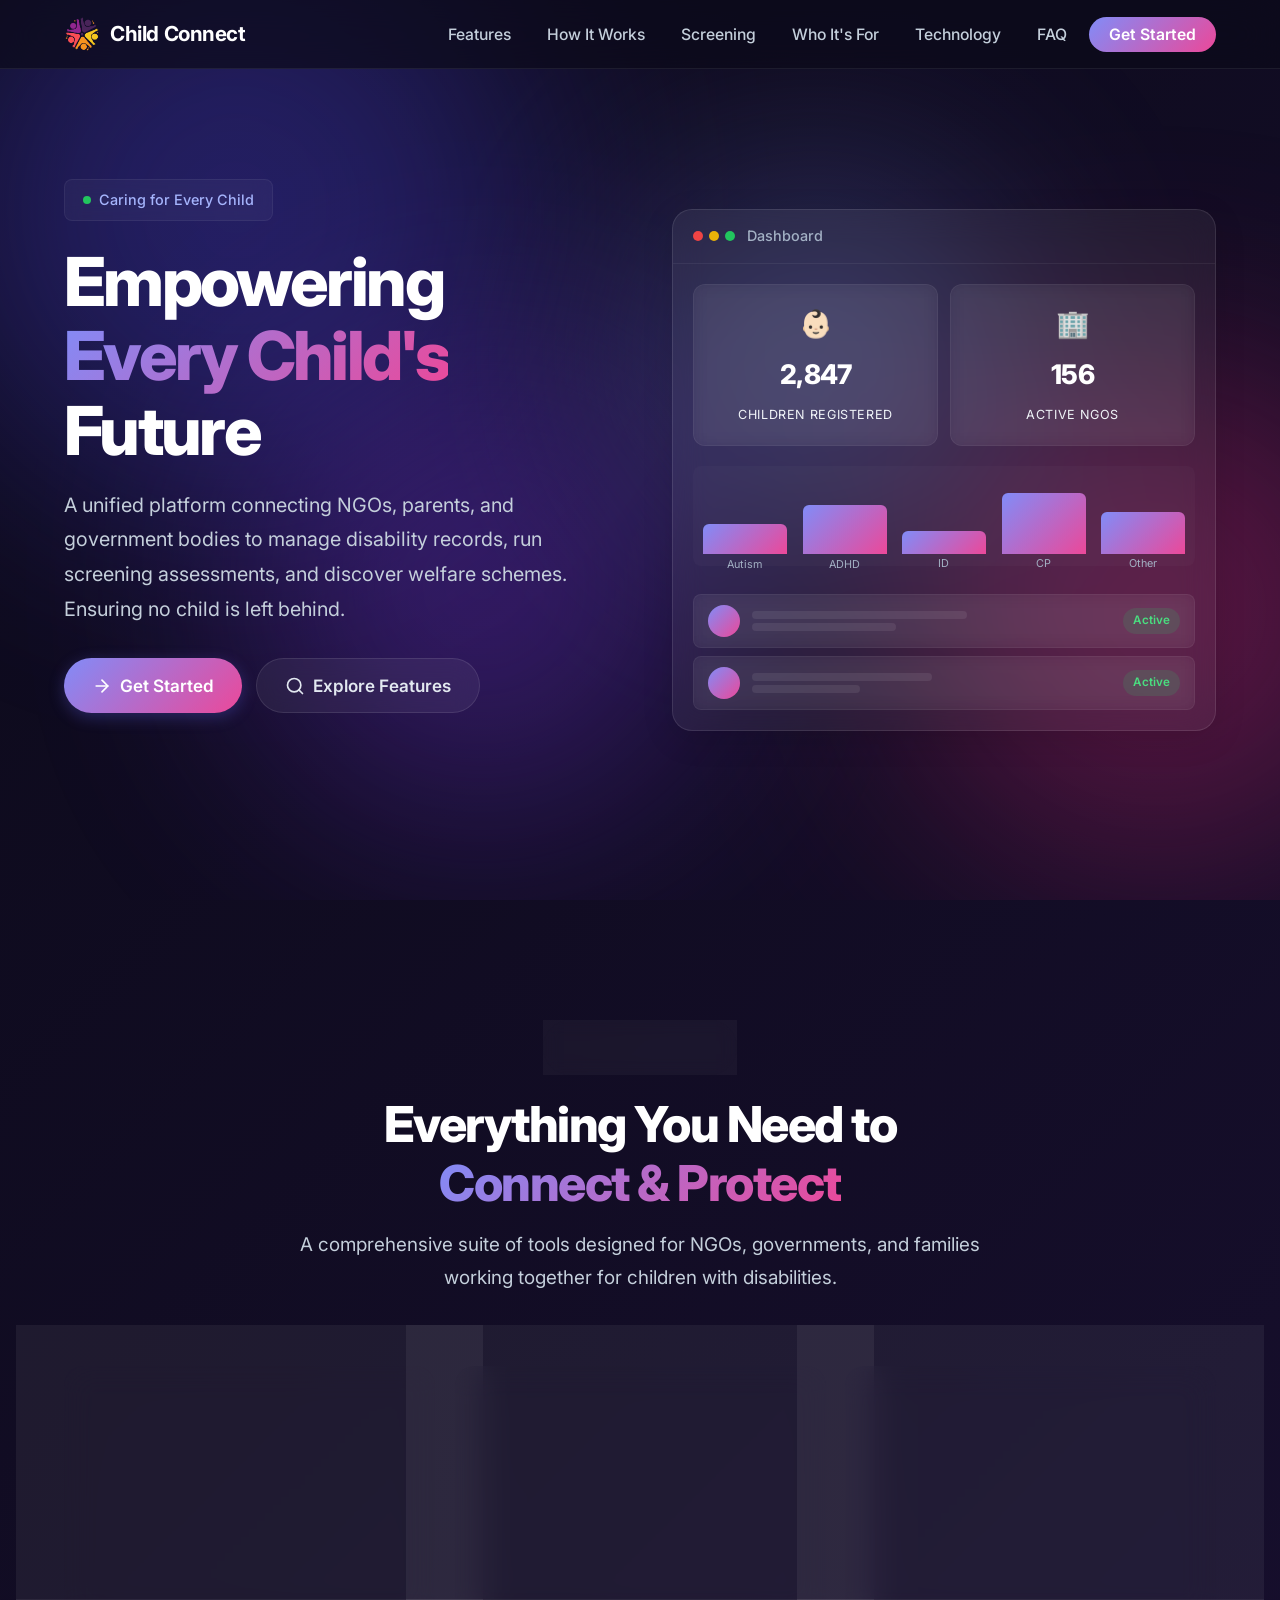
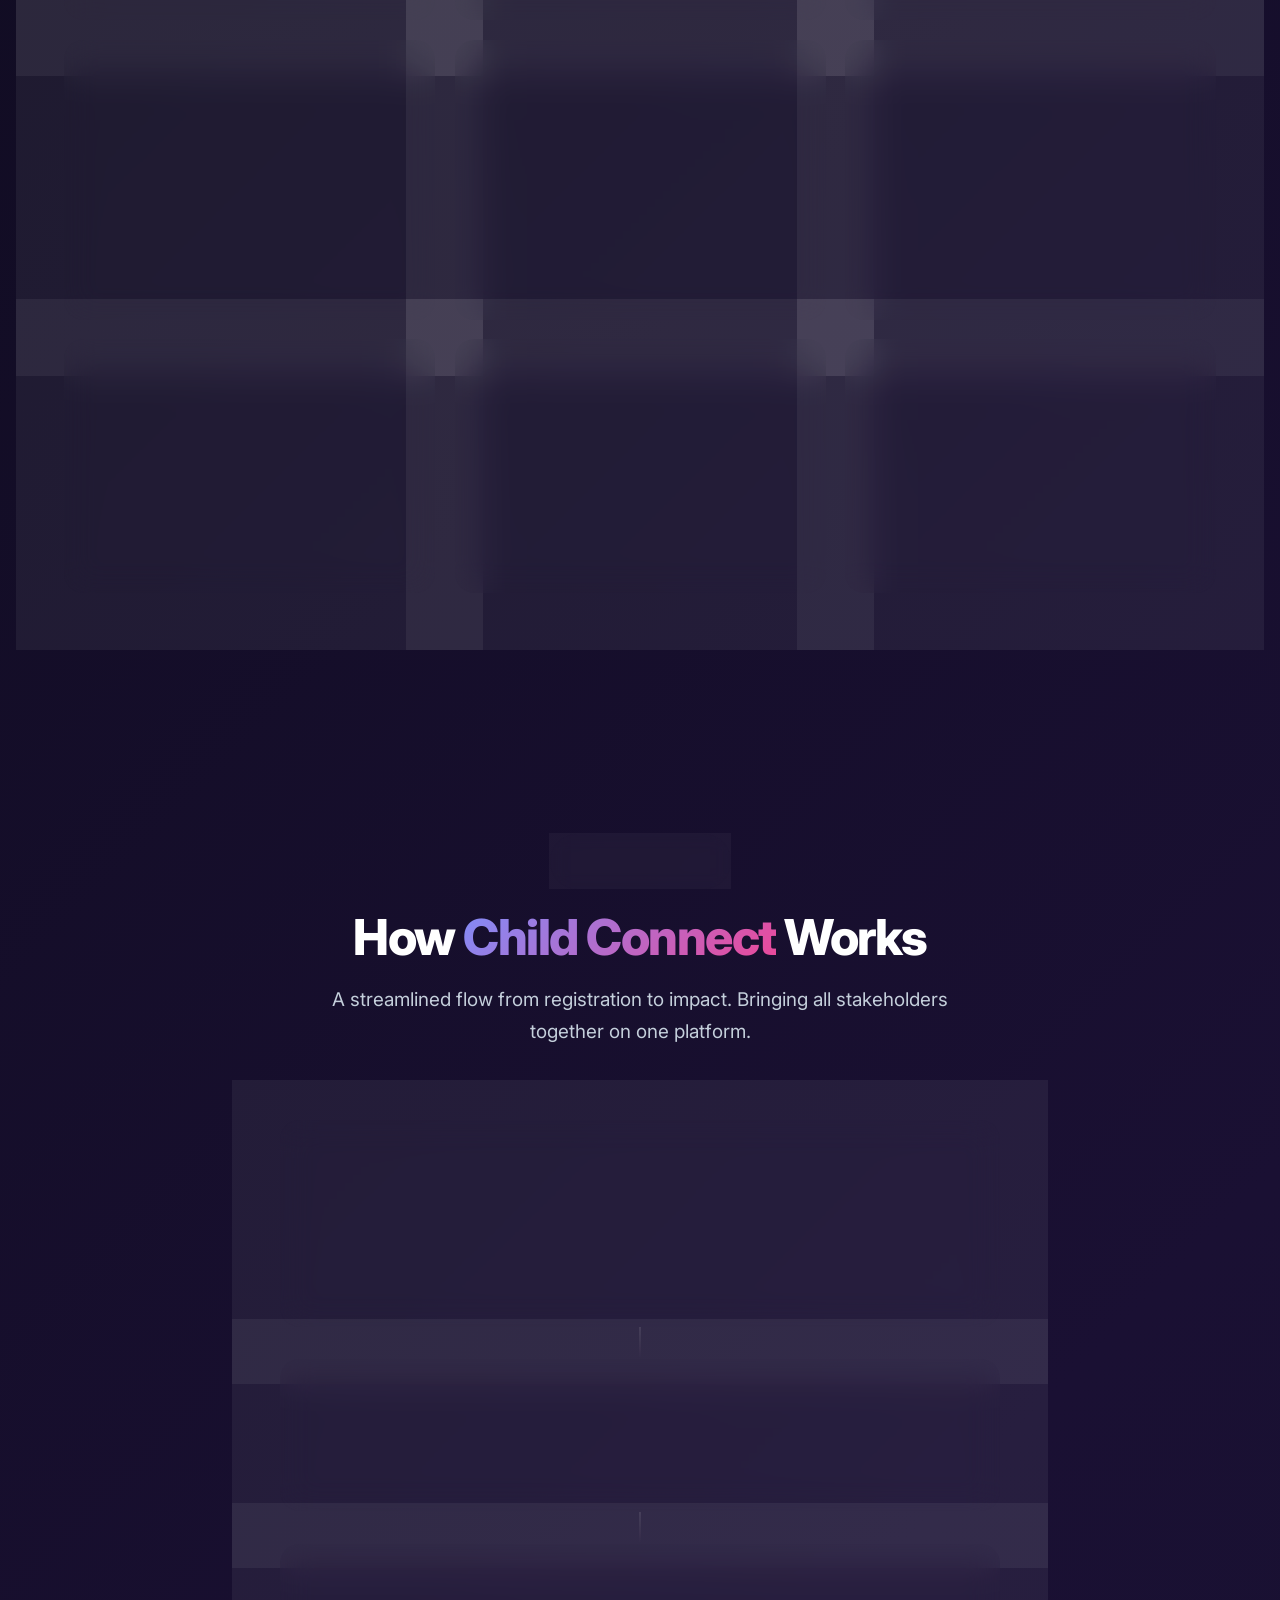
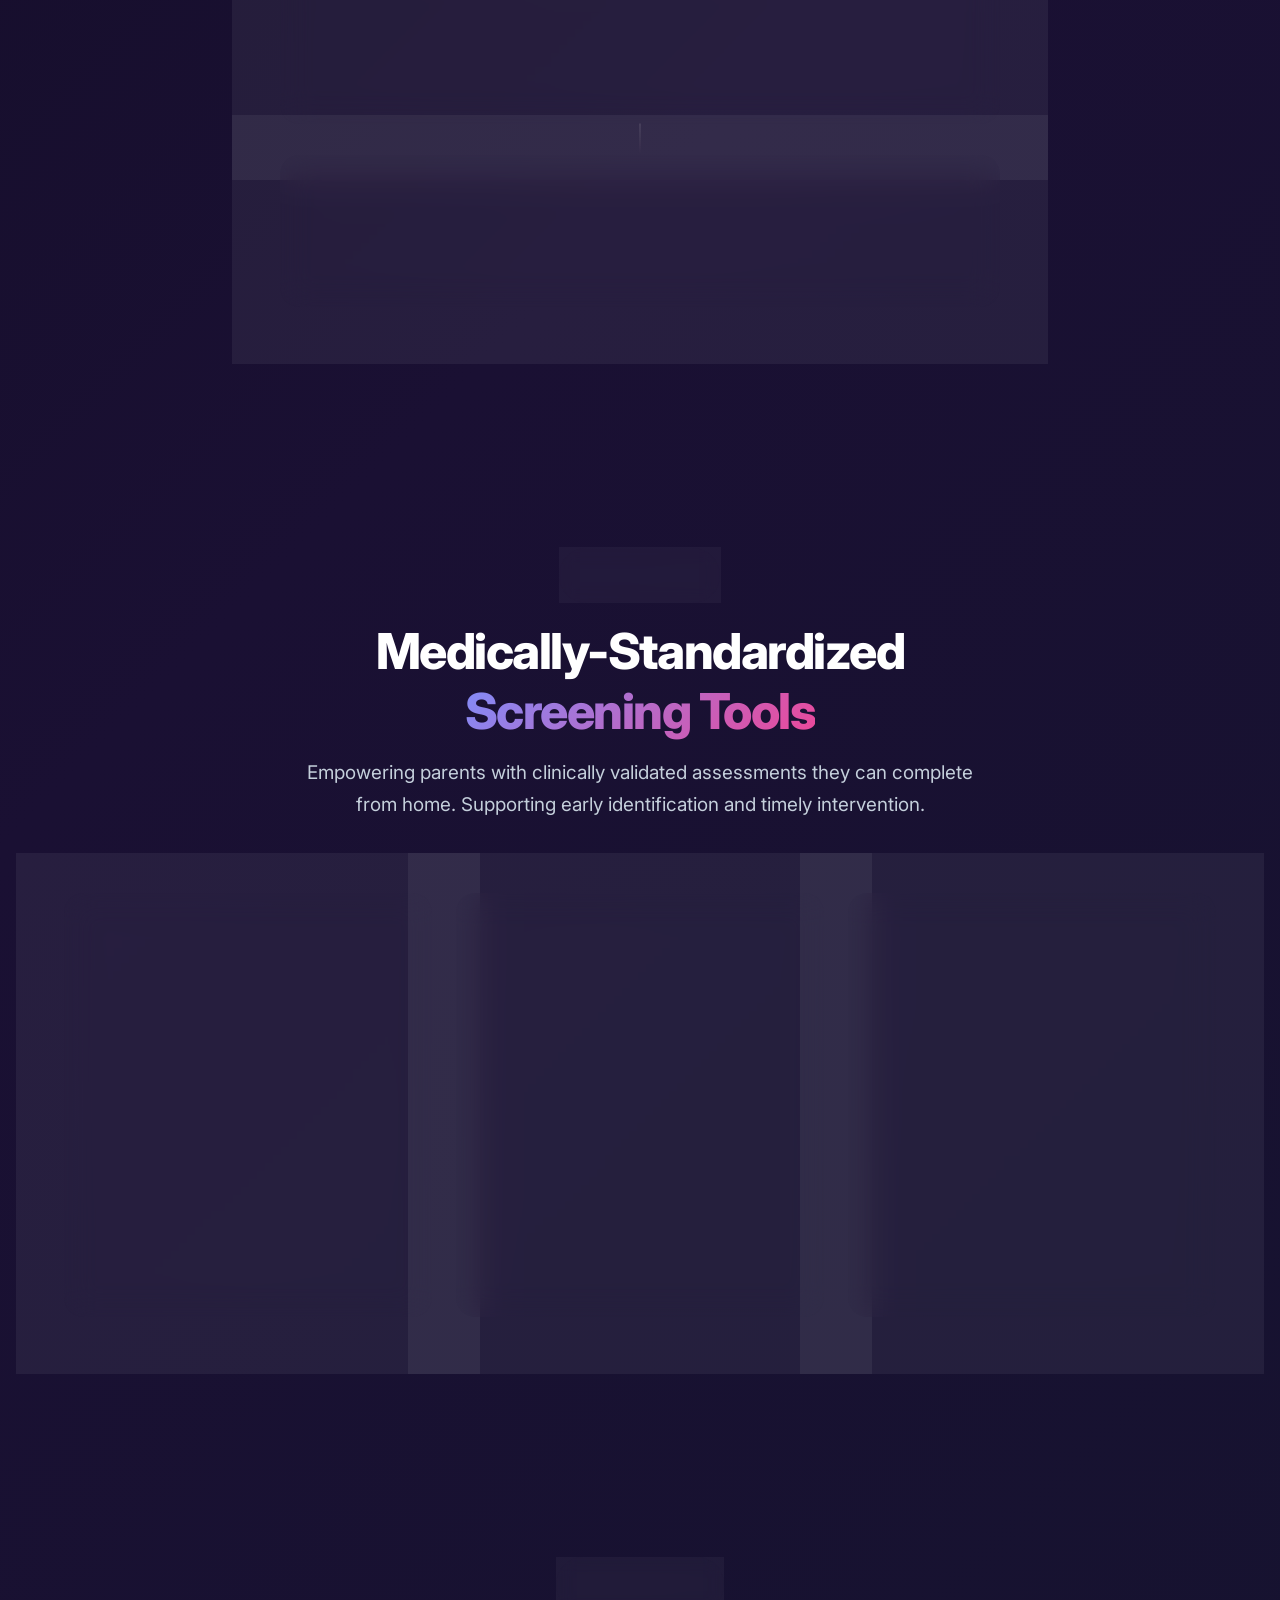
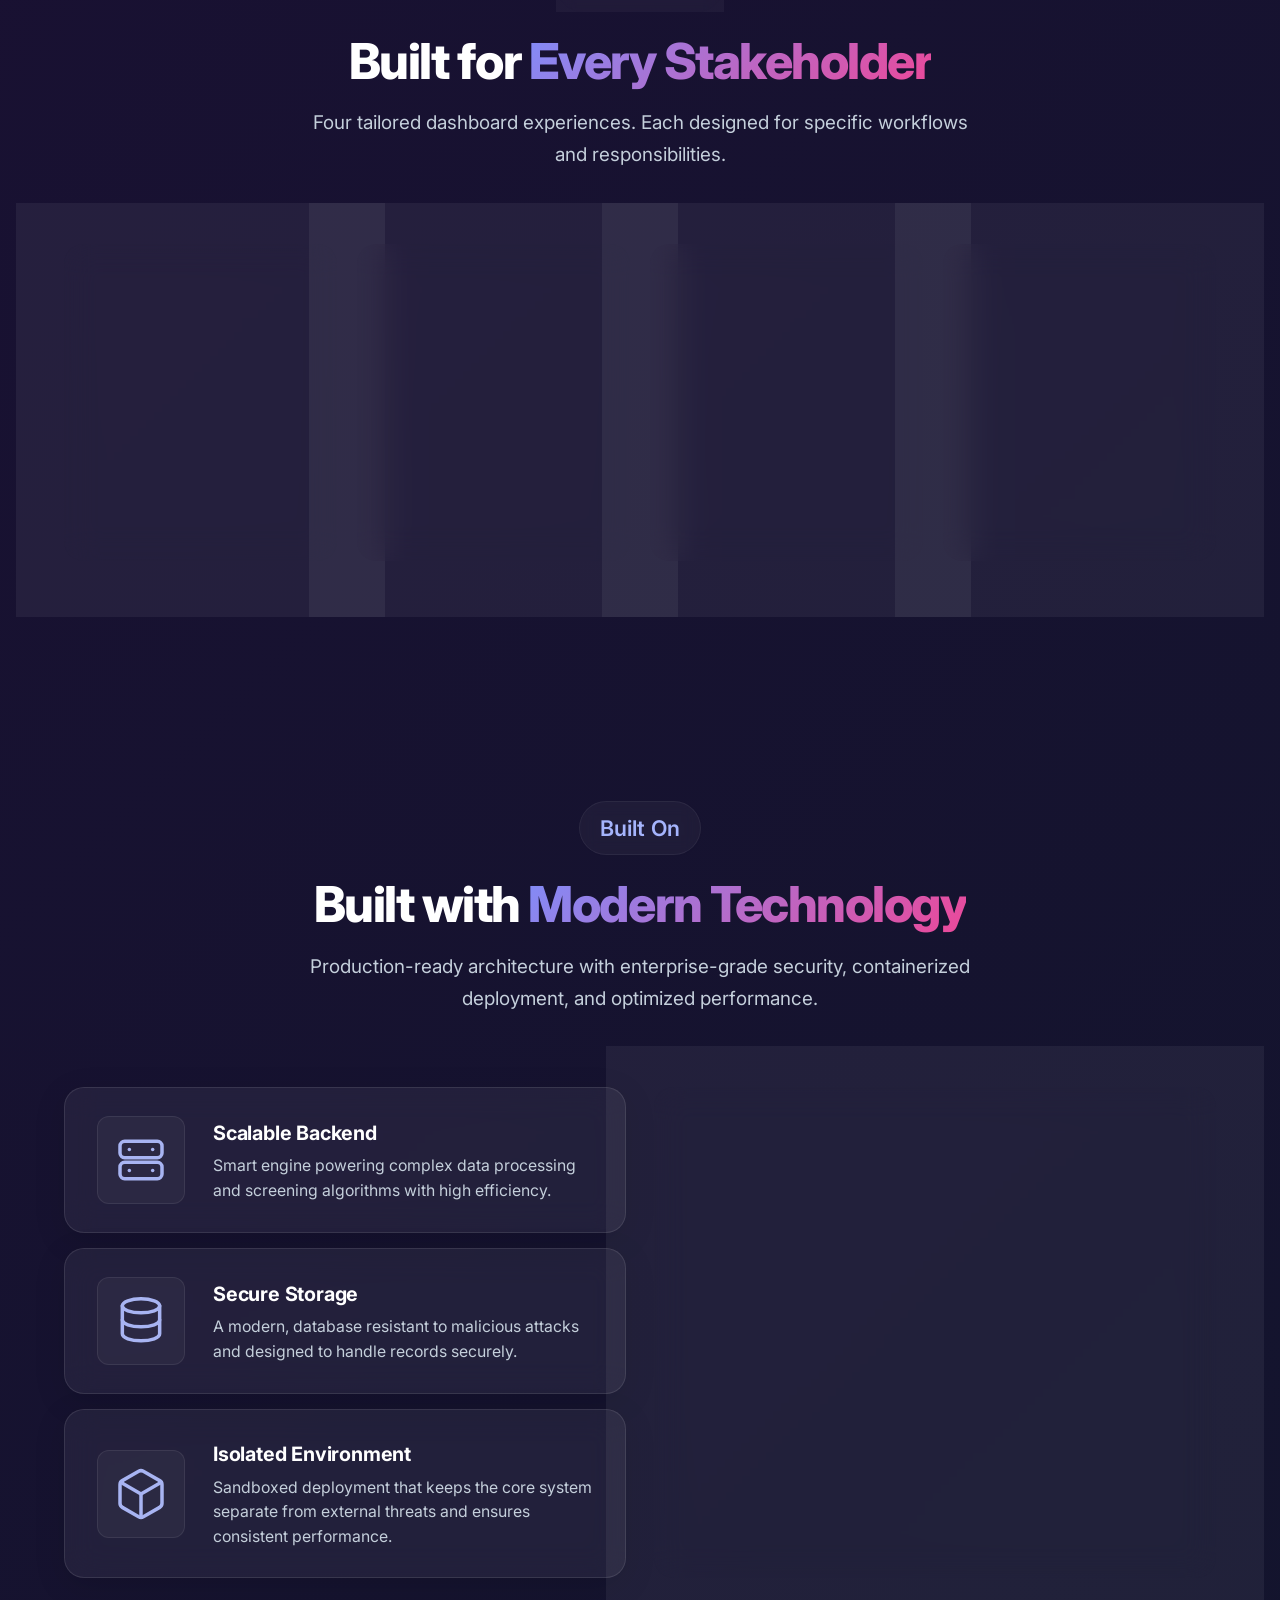
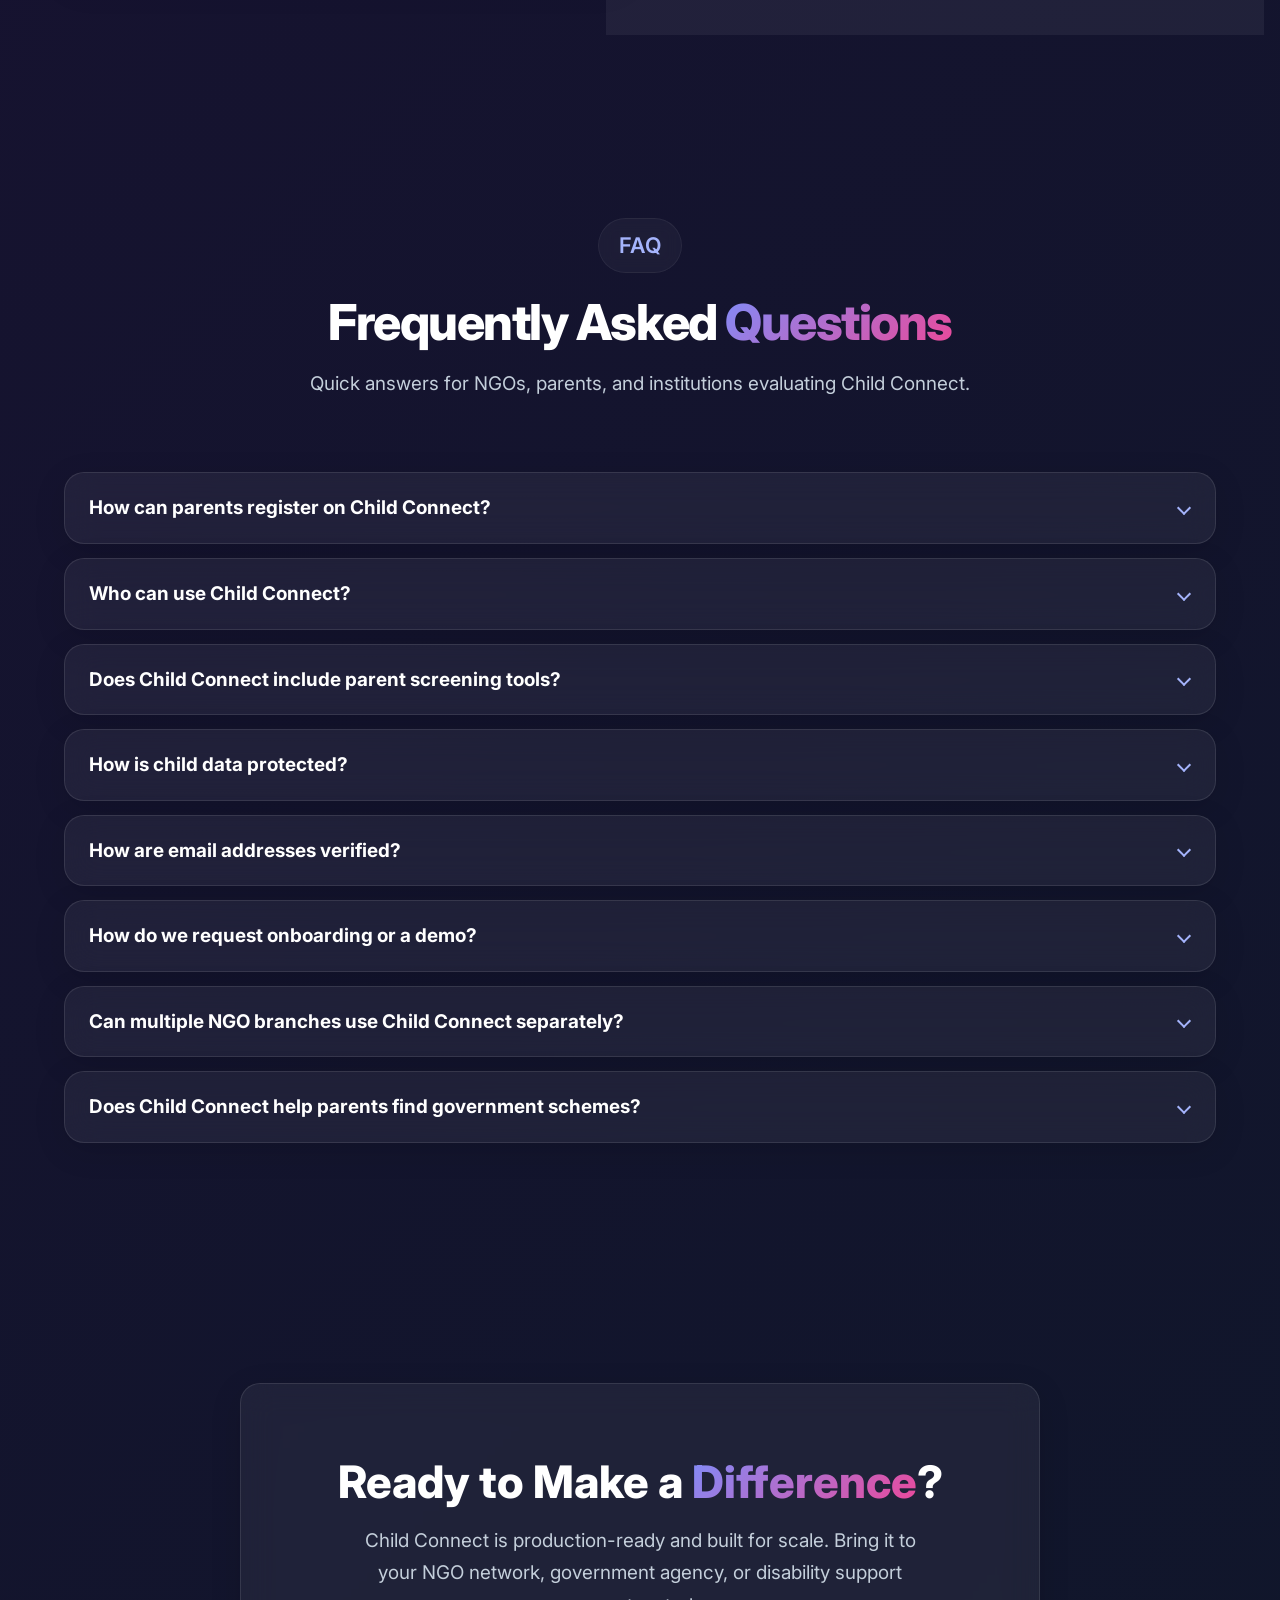
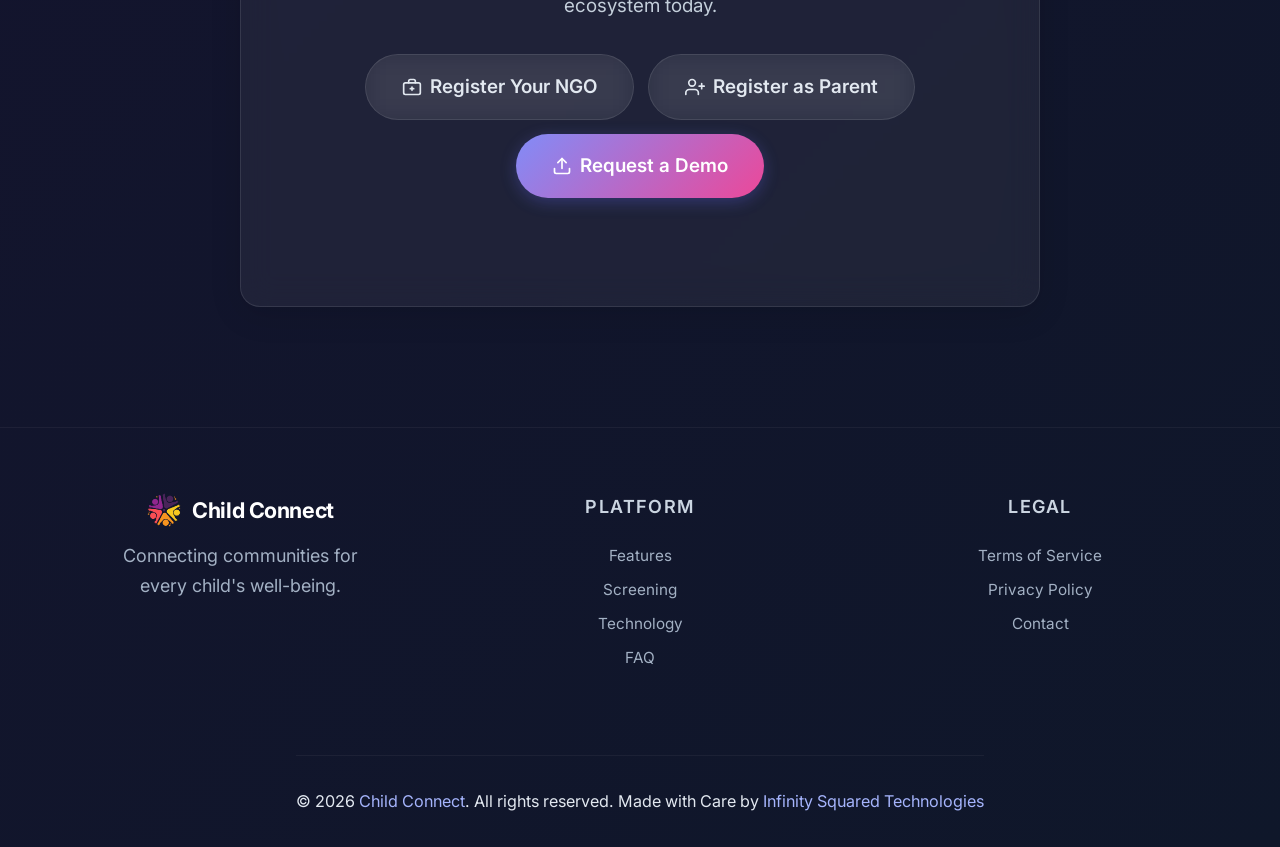
<file: index.html>
<!doctype html>
<html lang="en">
    <head>
        <!--Meta Tags-->
        <meta charset="UTF-8" />
        <meta name="viewport" content="width=device-width, initial-scale=1.0" />
        <title>Child Connect — Empowering Every Child's Future</title>
        <meta
            name="description"
            content="A centralized platform for managing disability records, screening tools, and welfare schemes — connecting NGOs, parents, and government for every child's well-being."
        />
        <meta
            name="robots"
            content="index, follow, max-image-preview:large, max-snippet:-1, max-video-preview:-1"
        />
        <meta name="googlebot" content="index, follow" />
        <meta name="author" content="Infinity Squared Technologies" />
        <meta name="publisher" content="Infinity Squared Technologies" />
        <meta name="theme-color" content="#0f172a" />
        <link rel="canonical" href="https://child-connect.in/" />

        <!--Social Media Tags-->
        <meta property="og:locale" content="en_US" />
        <meta property="og:type" content="website" />
        <meta property="og:site_name" content="Child Connect" />
        <meta
            property="og:title"
            content="Child Connect — Empowering Every Child's Future"
        />
        <meta
            property="og:description"
            content="A unified platform connecting NGOs, parents, and government to manage disability records, run screening assessments, and discover welfare schemes."
        />
        <meta property="og:url" content="https://child-connect.in/" />
        <meta
            property="og:image"
            content="https://child-connect.in/assets/logos/banner.webp"
        />
        <meta property="og:image:type" content="image/webp" />
        <meta property="og:image:width" content="1200" />
        <meta property="og:image:height" content="630" />
        <meta property="og:image:alt" content="Child Connect platform logo" />

        <meta name="twitter:card" content="summary_large_image" />
        <meta
            name="twitter:title"
            content="Child Connect — Empowering Every Child's Future"
        />
        <meta
            name="twitter:description"
            content="A unified platform for NGOs, parents, and government to support children through secure records, screenings, and scheme discovery."
        />
        <meta
            name="twitter:image"
            content="https://child-connect.in/assets/logos/banner.webp"
        />
        <meta
            name="twitter:image:alt"
            content="Child Connect platform overview banner"
        />

        <!--Icon Links-->
        <link
            rel="icon"
            href="./assets/logos/icon-alpha.ico"
            type="image/x-icon"
        />
        <link
            rel="apple-touch-icon"
            href="./assets/logos/alpha-logo-500.webp"
        />

        <!--Manifest Links-->
        <link rel="manifest" href="/manifest.webmanifest" />
        <link rel="preload" href="style.css?v=1" as="style" />
        <link rel="stylesheet" href="style.css?v=1" />
        <link rel="preconnect" href="https://fonts.googleapis.com" />
        <link rel="preconnect" href="https://fonts.gstatic.com" crossorigin />
        <link rel="dns-prefetch" href="//cdn.jsdelivr.net" />
        <link rel="preconnect" href="https://cdn.jsdelivr.net" crossorigin />
        <link
            href="https://fonts.googleapis.com/css2?family=Inter:wght@300;400;500;600;700;800;900&display=swap"
            rel="stylesheet"
        />

        <!--Microlytics Script-->
        <script data-host="https://app.microanalytics.io" data-dnt="true" src="https://app.microanalytics.io/js/script.js" id="ZwSg9rf6GA" async defer></script>

        <!--Schema.org JSON-LD-->
        <script type="application/ld+json">
            {
                "@context": "https://schema.org",
                "@graph": [
                    {
                        "@type": "Organization",
                        "@id": "https://child-connect.in/#organization",
                        "name": "Child Connect",
                        "url": "https://child-connect.in/",
                        "logo": "https://child-connect.in/assets/logos/alpha-logo-500.webp",
                        "description": "A centralized platform for managing disability records, screening tools, and welfare schemes for children.",
                        "email": "contact@child-connect.in",
                        "contactPoint": {
                            "@type": "ContactPoint",
                            "contactType": "sales",
                            "email": "contact@child-connect.in",
                            "availableLanguage": ["en"]
                        },
                        "sameAs": ["https://infinitysquaredtech.com"],
                        "founder": {
                            "@type": "Organization",
                            "name": "Infinity Squared Technologies"
                        }
                    },
                    {
                        "@type": "WebSite",
                        "@id": "https://child-connect.in/#website",
                        "url": "https://child-connect.in/",
                        "name": "Child Connect",
                        "description": "Empowering every child's future through connected care and inclusive welfare access.",
                        "publisher": {
                            "@id": "https://child-connect.in/#organization"
                        },
                        "inLanguage": "en"
                    },
                    {
                        "@type": "WebPage",
                        "@id": "https://child-connect.in/#webpage",
                        "url": "https://child-connect.in/",
                        "name": "Child Connect — Empowering Every Child's Future",
                        "isPartOf": {
                            "@id": "https://child-connect.in/#website"
                        },
                        "about": {
                            "@id": "https://child-connect.in/#organization"
                        },
                        "description": "A unified platform connecting NGOs, parents, and government bodies to support every child's well-being.",
                        "inLanguage": "en"
                    }
                ]
            }
        </script>
        <script type="application/ld+json">
            {
                "@context": "https://schema.org",
                "@type": "FAQPage",
                "mainEntity": [
                    {
                        "@type": "Question",
                        "name": "Who can use Child Connect?",
                        "acceptedAnswer": {
                            "@type": "Answer",
                            "text": "Child Connect is designed for NGO admins, NGO staff, parents or guardians, and government stakeholders who support children with disabilities."
                        }
                    },
                    {
                        "@type": "Question",
                        "name": "Does Child Connect support disability screening for parents?",
                        "acceptedAnswer": {
                            "@type": "Answer",
                            "text": "Yes. Parents can use medically standardized tools including M-CHAT-R/F, Vanderbilt ADHD Scale, and developmental milestone-based assessments."
                        }
                    },
                    {
                        "@type": "Question",
                        "name": "How does Child Connect protect sensitive child data?",
                        "acceptedAnswer": {
                            "@type": "Answer",
                            "text": "The platform uses role-based access, secure session controls, and organization-level data isolation so each NGO can access only its own records."
                        }
                    },
                    {
                        "@type": "Question",
                        "name": "How can an NGO request a demo?",
                        "acceptedAnswer": {
                            "@type": "Answer",
                            "text": "You can request a demo directly from this page using the Request a Demo action or by emailing contact@child-connect.in."
                        }
                    },
                    {
                        "@type": "Question",
                        "name": "Can multiple NGO branches use Child Connect separately?",
                        "acceptedAnswer": {
                            "@type": "Answer",
                            "text": "Yes. Child Connect supports multi-branch NGO structures with organization-level data isolation for secure and separate operations."
                        }
                    },
                    {
                        "@type": "Question",
                        "name": "Does Child Connect help parents find government schemes?",
                        "acceptedAnswer": {
                            "@type": "Answer",
                            "text": "Yes. Parents can explore welfare schemes filtered by disability type and state, with updates visible through the platform."
                        }
                    }
                ]
            }
        </script>
    </head>
    <body>
        <!-- Animated background blobs -->
        <div class="bg-blobs" aria-hidden="true">
            <div class="blob blob-1"></div>
            <div class="blob blob-2"></div>
            <div class="blob blob-3"></div>
            <div class="blob blob-4"></div>
        </div>

        <!-- Navigation -->
        <nav class="navbar" id="navbar">
            <div class="container nav-container">
                <a href="/" class="nav-logo" aria-label="Child Connect home">
                    <img
                        src="./assets/logos/alpha-logo-500.webp"
                        alt="Child Connect Logo"
                        class="logo-img"
                    />
                    <span class="logo-text">Child Connect</span>
                </a>
                <button
                    class="nav-toggle"
                    aria-label="Toggle navigation"
                    aria-expanded="false"
                >
                    <span></span>
                    <span></span>
                    <span></span>
                </button>
                <ul class="nav-links">
                    <li><a href="#features">Features</a></li>
                    <li><a href="#how-it-works">How It Works</a></li>
                    <li><a href="#screening">Screening</a></li>
                    <li><a href="#roles">Who It's For</a></li>
                    <li><a href="#tech">Technology</a></li>
                    <li><a href="#faq">FAQ</a></li>
                    <li><a href="#cta" class="nav-cta">Get Started</a></li>
                </ul>
            </div>
        </nav>

        <!-- Hero Section -->
        <section class="hero" id="hero">
            <div class="container hero-container">
                <div class="hero-content">
                    <div class="hero-badge glass-subtle">
                        <span class="badge-dot"></span>
                        Caring for Every Child
                    </div>
                    <h1 class="hero-title">
                        Empowering
                        <span class="gradient-text">Every Child's</span> Future
                    </h1>
                    <p class="hero-subtitle">
                        A unified platform connecting NGOs, parents, and
                        government bodies to manage disability records, run
                        screening assessments, and discover welfare schemes.
                        Ensuring no child is left behind.
                    </p>
                    <div class="hero-actions">
                        <a href="#cta" class="btn btn-primary">
                            <svg
                                width="20"
                                height="20"
                                viewBox="0 0 24 24"
                                fill="none"
                                stroke="currentColor"
                                stroke-width="2"
                                stroke-linecap="round"
                                stroke-linejoin="round"
                            >
                                <path d="M5 12h14" />
                                <path d="m12 5 7 7-7 7" />
                            </svg>
                            Get Started
                        </a>
                        <a href="#features" class="btn btn-glass">
                            <svg
                                width="20"
                                height="20"
                                viewBox="0 0 24 24"
                                fill="none"
                                stroke="currentColor"
                                stroke-width="2"
                                stroke-linecap="round"
                                stroke-linejoin="round"
                            >
                                <circle cx="11" cy="11" r="8" />
                                <line x1="21" y1="21" x2="16.65" y2="16.65" />
                            </svg>
                            Explore Features
                        </a>
                    </div>
                </div>
                <div class="hero-visual">
                    <div class="glass-card hero-card">
                        <div class="hero-card-header">
                            <div class="card-dots">
                                <span class="dot dot-red"></span>
                                <span class="dot dot-yellow"></span>
                                <span class="dot dot-green"></span>
                            </div>
                            <span class="card-title">Dashboard</span>
                        </div>
                        <div class="hero-card-body">
                            <div class="mock-stat-row">
                                <div class="mock-stat glass-subtle">
                                    <span class="mock-stat-icon">👶🏻</span>
                                    <span class="mock-stat-value">2,847</span>
                                    <span class="mock-stat-label"
                                        >Children Registered</span
                                    >
                                </div>
                                <div class="mock-stat glass-subtle">
                                    <span class="mock-stat-icon">🏢</span>
                                    <span class="mock-stat-value">156</span>
                                    <span class="mock-stat-label"
                                        >Active NGOs</span
                                    >
                                </div>
                            </div>
                            <div class="mock-chart">
                                <div
                                    class="chart-bar"
                                    style="--height: 40%"
                                    data-label="Autism"
                                ></div>
                                <div
                                    class="chart-bar"
                                    style="--height: 65%"
                                    data-label="ADHD"
                                ></div>
                                <div
                                    class="chart-bar"
                                    style="--height: 30%"
                                    data-label="ID"
                                ></div>
                                <div
                                    class="chart-bar"
                                    style="--height: 80%"
                                    data-label="CP"
                                ></div>
                                <div
                                    class="chart-bar"
                                    style="--height: 55%"
                                    data-label="Other"
                                ></div>
                            </div>
                            <div class="mock-list">
                                <div class="mock-list-item glass-subtle">
                                    <div class="mock-avatar"></div>
                                    <div class="mock-text">
                                        <div class="mock-line w-60"></div>
                                        <div class="mock-line w-40"></div>
                                    </div>
                                    <div class="mock-badge">Active</div>
                                </div>
                                <div class="mock-list-item glass-subtle">
                                    <div class="mock-avatar"></div>
                                    <div class="mock-text">
                                        <div class="mock-line w-50"></div>
                                        <div class="mock-line w-30"></div>
                                    </div>
                                    <div class="mock-badge">Active</div>
                                </div>
                            </div>
                        </div>
                    </div>
                </div>
            </div>
        </section>

        <!-- Features Section -->
        <section class="section features" id="features">
            <div class="container">
                <div class="section-header">
                    <span class="section-tag glass-subtle">What We Offer</span>
                    <h2 class="section-title">
                        Everything You Need to
                        <span class="gradient-text">Connect & Protect</span>
                    </h2>
                    <p class="section-subtitle">
                        A comprehensive suite of tools designed for NGOs,
                        governments, and families working together for children
                        with disabilities.
                    </p>
                </div>
                <div class="features-grid">
                    <div class="feature-card glass-card" data-aos>
                        <div class="feature-icon">
                            <svg
                                width="28"
                                height="28"
                                viewBox="0 0 24 24"
                                fill="none"
                                stroke="currentColor"
                                stroke-width="1.5"
                                stroke-linecap="round"
                                stroke-linejoin="round"
                            >
                                <path
                                    d="M17 21v-2a4 4 0 0 0-4-4H5a4 4 0 0 0-4 4v2"
                                />
                                <circle cx="9" cy="7" r="4" />
                                <path d="M23 21v-2a4 4 0 0 0-3-3.87" />
                                <path d="M16 3.13a4 4 0 0 1 0 7.75" />
                            </svg>
                        </div>
                        <h3>Secure Child Profiles</h3>
                        <p>
                            Comprehensive digital records with medical history,
                            disability type, education details, and flexible
                            custom fields per NGO.
                        </p>
                    </div>
                    <div class="feature-card glass-card" data-aos>
                        <div class="feature-icon">
                            <svg
                                width="28"
                                height="28"
                                viewBox="0 0 24 24"
                                fill="none"
                                stroke="currentColor"
                                stroke-width="1.5"
                                stroke-linecap="round"
                                stroke-linejoin="round"
                            >
                                <rect x="3" y="3" width="7" height="7" />
                                <rect x="14" y="3" width="7" height="7" />
                                <rect x="14" y="14" width="7" height="7" />
                                <rect x="3" y="14" width="7" height="7" />
                            </svg>
                        </div>
                        <h3>Multi-NGO Isolation</h3>
                        <p>
                            Each organization manages its own data securely with
                            multi-branch support, preventing
                            cross-organizational data leaks.
                        </p>
                    </div>
                    <div class="feature-card glass-card" data-aos>
                        <div class="feature-icon">
                            <svg
                                width="28"
                                height="28"
                                viewBox="0 0 24 24"
                                fill="none"
                                stroke="currentColor"
                                stroke-width="1.5"
                                stroke-linecap="round"
                                stroke-linejoin="round"
                            >
                                <line x1="18" y1="20" x2="18" y2="10" />
                                <line x1="12" y1="20" x2="12" y2="4" />
                                <line x1="6" y1="20" x2="6" y2="14" />
                            </svg>
                        </div>
                        <h3>Analytics & Reporting</h3>
                        <p>
                            Multi-branch statistics by disability type, age
                            group, and state with Excel export for funding and
                            advocacy reports.
                        </p>
                    </div>
                    <div class="feature-card glass-card" data-aos>
                        <div class="feature-icon">
                            <svg
                                width="28"
                                height="28"
                                viewBox="0 0 24 24"
                                fill="none"
                                stroke="currentColor"
                                stroke-width="1.5"
                                stroke-linecap="round"
                                stroke-linejoin="round"
                            >
                                <path
                                    d="M20 21v-2a4 4 0 0 0-4-4H8a4 4 0 0 0-4 4v2"
                                />
                                <circle cx="12" cy="7" r="4" />
                                <line x1="12" y1="11" x2="12" y2="17" />
                                <line x1="9" y1="14" x2="15" y2="14" />
                            </svg>
                        </div>
                        <h3>Face Recognition Search</h3>
                        <p>
                            128-dimensional face encodings powered by dlib for
                            accurate photo-based identification and
                            reunification of missing children.
                        </p>
                    </div>
                    <div class="feature-card glass-card" data-aos>
                        <div class="feature-icon">
                            <svg
                                width="28"
                                height="28"
                                viewBox="0 0 24 24"
                                fill="none"
                                stroke="currentColor"
                                stroke-width="1.5"
                                stroke-linecap="round"
                                stroke-linejoin="round"
                            >
                                <rect
                                    x="2"
                                    y="7"
                                    width="20"
                                    height="14"
                                    rx="2"
                                    ry="2"
                                />
                                <path
                                    d="M16 21V5a2 2 0 0 0-2-2h-4a2 2 0 0 0-2 2v16"
                                />
                            </svg>
                        </div>
                        <h3>Public Search Portal</h3>
                        <p>
                            Locate missing children by name, Aadhaar, UDID,
                            or photo — no login required. Community-driven
                            safety while protecting sensitive data.
                        </p>
                    </div>
                    <div class="feature-card glass-card" data-aos>
                        <div class="feature-icon">
                            <svg
                                width="28"
                                height="28"
                                viewBox="0 0 24 24"
                                fill="none"
                                stroke="currentColor"
                                stroke-width="1.5"
                                stroke-linecap="round"
                                stroke-linejoin="round"
                            >
                                <rect
                                    x="4"
                                    y="2"
                                    width="16"
                                    height="20"
                                    rx="2"
                                    ry="2"
                                />
                                <line x1="12" y1="18" x2="12.01" y2="18" />
                            </svg>
                        </div>
                        <h3>Installable App (PWA)</h3>
                        <p>
                            Install Child Connect on any device as a
                            progressive web app. A service-worker-backed
                            shell keeps field staff productive even on slow
                            or intermittent connections.
                        </p>
                    </div>
                    <div class="feature-card glass-card" data-aos>
                        <div class="feature-icon">
                            <svg
                                width="28"
                                height="28"
                                viewBox="0 0 24 24"
                                fill="none"
                                stroke="currentColor"
                                stroke-width="1.5"
                                stroke-linecap="round"
                                stroke-linejoin="round"
                            >
                                <path
                                    d="M14 2H6a2 2 0 0 0-2 2v16a2 2 0 0 0 2 2h12a2 2 0 0 0 2-2V8z"
                                />
                                <polyline points="14 2 14 8 20 8" />
                                <line x1="16" y1="13" x2="8" y2="13" />
                                <line x1="16" y1="17" x2="8" y2="17" />
                            </svg>
                        </div>
                        <h3>Disability Screening</h3>
                        <p>
                            Medically-standardized tools M-CHAT-R/F for Autism,
                            Vanderbilt for ADHD, and milestone-based assessments
                            for parents.
                        </p>
                    </div>
                    <div class="feature-card glass-card" data-aos>
                        <div class="feature-icon">
                            <svg
                                width="28"
                                height="28"
                                viewBox="0 0 24 24"
                                fill="none"
                                stroke="currentColor"
                                stroke-width="1.5"
                                stroke-linecap="round"
                                stroke-linejoin="round"
                            >
                                <path
                                    d="M12 22s8-4 8-10V5l-8-3-8 3v7c0 6 8 10 8 10z"
                                />
                            </svg>
                        </div>
                        <h3>Government Schemes</h3>
                        <p>
                            Blog-style welfare program feed with smart filtering
                            by state and disability type, plus automated
                            notifications for parents.
                        </p>
                    </div>
                    <div class="feature-card glass-card" data-aos>
                        <div class="feature-icon">
                            <svg
                                width="28"
                                height="28"
                                viewBox="0 0 24 24"
                                fill="none"
                                stroke="currentColor"
                                stroke-width="1.5"
                                stroke-linecap="round"
                                stroke-linejoin="round"
                            >
                                <path
                                    d="M21 15a2 2 0 0 1-2 2H7l-4 4V5a2 2 0 0 1 2-2h14a2 2 0 0 1 2 2z"
                                />
                            </svg>
                        </div>
                        <h3>Smart Notifications</h3>
                        <p>
                            Subscribe to updates matching your child's
                            disability type and state. Never miss a relevant
                            scheme or announcement.
                        </p>
                    </div>
                </div>
            </div>
        </section>

        <!-- How It Works Section -->
        <section class="section how-it-works" id="how-it-works">
            <div class="container">
                <div class="section-header">
                    <span class="section-tag glass-subtle">How It Works</span>
                    <h2 class="section-title">
                        How
                        <span class="gradient-text">Child Connect</span> Works
                    </h2>
                    <p class="section-subtitle">
                        A streamlined flow from registration to impact. Bringing
                        all stakeholders together on one platform.
                    </p>
                </div>
                <div class="steps-container">
                    <div class="step glass-card" data-aos>
                        <div class="step-number">01</div>
                        <div class="step-content">
                            <h3>Register & Setup</h3>
                            <p>
                                Parents, NGOs, and staff register on the platform. Parents submit
                                applications with ID proof, while NGOs set up branches and onboard
                                staff. Super admins configure the ecosystem. Every contact email
                                is verified with a one-time code before an application is
                                accepted.
                            </p>
                        </div>
                        <div class="step-icon">
                            <svg
                                width="32"
                                height="32"
                                viewBox="0 0 24 24"
                                fill="none"
                                stroke="currentColor"
                                stroke-width="1.5"
                            >
                                <path
                                    d="M16 21v-2a4 4 0 0 0-4-4H5a4 4 0 0 0-4 4v2"
                                />
                                <circle cx="8.5" cy="7" r="4" />
                                <line x1="20" y1="8" x2="20" y2="14" />
                                <line x1="23" y1="11" x2="17" y2="11" />
                            </svg>
                        </div>
                    </div>
                    <div class="step-connector"></div>
                    <div class="step glass-card" data-aos>
                        <div class="step-number">02</div>
                        <div class="step-content">
                            <h3>Add Child Records</h3>
                            <p>
                                Staff create secure digital profiles with
                                medical history, photos, disability information,
                                and family details.
                            </p>
                        </div>
                        <div class="step-icon">
                            <svg
                                width="32"
                                height="32"
                                viewBox="0 0 24 24"
                                fill="none"
                                stroke="currentColor"
                                stroke-width="1.5"
                            >
                                <path
                                    d="M14 2H6a2 2 0 0 0-2 2v16a2 2 0 0 0 2 2h12a2 2 0 0 0 2-2V8z"
                                />
                                <polyline points="14 2 14 8 20 8" />
                                <line x1="12" y1="18" x2="12" y2="12" />
                                <line x1="9" y1="15" x2="15" y2="15" />
                            </svg>
                        </div>
                    </div>
                    <div class="step-connector"></div>
                    <div class="step glass-card" data-aos>
                        <div class="step-number">03</div>
                        <div class="step-content">
                            <h3>Screen & Discover</h3>
                            <p>
                                Parents run disability screenings, browse NGO
                                directories, and get matched with relevant
                                government welfare schemes. Applications are
                                reviewed by super admins for approval.
                            </p>
                        </div>
                        <div class="step-icon">
                            <svg
                                width="32"
                                height="32"
                                viewBox="0 0 24 24"
                                fill="none"
                                stroke="currentColor"
                                stroke-width="1.5"
                            >
                                <circle cx="11" cy="11" r="8" />
                                <line x1="21" y1="21" x2="16.65" y2="16.65" />
                            </svg>
                        </div>
                    </div>
                    <div class="step-connector"></div>
                    <div class="step glass-card" data-aos>
                        <div class="step-number">04</div>
                        <div class="step-content">
                            <h3>Connect & Protect</h3>
                            <p>
                                Face recognition helps reunite missing children.
                                Analytics drive informed decisions. Every child
                                gets support.
                            </p>
                        </div>
                        <div class="step-icon">
                            <svg
                                width="32"
                                height="32"
                                viewBox="0 0 24 24"
                                fill="none"
                                stroke="currentColor"
                                stroke-width="1.5"
                            >
                                <path
                                    d="M12 22s8-4 8-10V5l-8-3-8 3v7c0 6 8 10 8 10z"
                                />
                                <polyline points="9 12 11 14 15 10" />
                            </svg>
                        </div>
                    </div>
                </div>
            </div>
        </section>

        <!-- Screening Section -->
        <section class="section screening" id="screening">
            <div class="container">
                <div class="section-header">
                    <span class="section-tag glass-subtle">For Parents</span>
                    <h2 class="section-title">
                        Medically-Standardized
                        <span class="gradient-text">Screening Tools</span>
                    </h2>
                    <p class="section-subtitle">
                        Empowering parents with clinically validated assessments
                        they can complete from home. Supporting early
                        identification and timely intervention.
                    </p>
                </div>
                <div class="screening-grid">
                    <div class="screening-card glass-card" data-aos>
                        <div class="screening-header">
                            <div class="screening-icon autism">
                                <svg
                                    width="32"
                                    height="32"
                                    viewBox="0 0 24 24"
                                    fill="none"
                                    stroke="currentColor"
                                    stroke-width="1.5"
                                >
                                    <path
                                        d="M9.09 9a3 3 0 0 1 5.83 1c0 2-3 3-3 3"
                                    />
                                    <circle cx="12" cy="12" r="10" />
                                    <line x1="12" y1="17" x2="12.01" y2="17" />
                                </svg>
                            </div>
                            <span class="screening-type">Autism Spectrum</span>
                        </div>
                        <h3>M-CHAT-R/F</h3>
                        <p>
                            Modified Checklist for Autism in Toddlers, Revised
                            with Follow-Up — the gold standard for early autism
                            screening in children aged 16–30 months.
                        </p>
                        <ul class="screening-features">
                            <li>20-question validated assessment</li>
                            <li>Risk stratification (Low / Medium / High)</li>
                            <li>Follow-up interview protocol</li>
                        </ul>
                    </div>
                    <div class="screening-card glass-card" data-aos>
                        <div class="screening-header">
                            <div class="screening-icon adhd">
                                <svg
                                    width="32"
                                    height="32"
                                    viewBox="0 0 24 24"
                                    fill="none"
                                    stroke="currentColor"
                                    stroke-width="1.5"
                                >
                                    <polygon
                                        points="13 2 3 14 12 14 11 22 21 10 12 10 13 2"
                                    />
                                </svg>
                            </div>
                            <span class="screening-type">ADHD</span>
                        </div>
                        <h3>Vanderbilt Scale</h3>
                        <p>
                            Vanderbilt ADHD Diagnostic Rating Scale — a
                            comprehensive tool assessing inattention,
                            hyperactivity, and conduct symptoms.
                        </p>
                        <ul class="screening-features">
                            <li>Parent-reported behavioral scoring</li>
                            <li>Inattentive & hyperactive subtypes</li>
                            <li>Performance impairment metrics</li>
                        </ul>
                    </div>
                    <div class="screening-card glass-card" data-aos>
                        <div class="screening-header">
                            <div class="screening-icon intellectual">
                                <svg
                                    width="32"
                                    height="32"
                                    viewBox="0 0 24 24"
                                    fill="none"
                                    stroke="currentColor"
                                    stroke-width="1.5"
                                >
                                    <path
                                        d="M2 3h6a4 4 0 0 1 4 4v14a3 3 0 0 0-3-3H2z"
                                    />
                                    <path
                                        d="M22 3h-6a4 4 0 0 0-4 4v14a3 3 0 0 1 3-3h7z"
                                    />
                                </svg>
                            </div>
                            <span class="screening-type"
                                >Intellectual Disability</span
                            >
                        </div>
                        <h3>Milestone Assessment</h3>
                        <p>
                            Developmental milestone tracking for age-appropriate
                            skill evaluation across motor, language, social, and
                            cognitive domains.
                        </p>
                        <ul class="screening-features">
                            <li>Age-specific milestone checklists</li>
                            <li>Multi-domain evaluation</li>
                            <li>Progress tracking over time</li>
                        </ul>
                    </div>
                </div>
            </div>
        </section>

        <!-- Roles Section -->
        <section class="section roles" id="roles">
            <div class="container">
                <div class="section-header">
                    <span class="section-tag glass-subtle">Who It's For</span>
                    <h2 class="section-title">
                        Built for
                        <span class="gradient-text">Every Stakeholder</span>
                    </h2>
                    <p class="section-subtitle">
                        Four tailored dashboard experiences. Each designed for
                        specific workflows and responsibilities.
                    </p>
                </div>
                <div class="roles-grid">

                    <div class="role-card glass-card" data-aos>
                        <div class="role-icon admin">
                            <svg
                                width="24"
                                height="24"
                                viewBox="0 0 24 24"
                                fill="none"
                                stroke="currentColor"
                                stroke-width="1.5"
                            >
                                <rect
                                    x="2"
                                    y="7"
                                    width="20"
                                    height="14"
                                    rx="2"
                                    ry="2"
                                />
                                <path
                                    d="M16 21V5a2 2 0 0 0-2-2h-4a2 2 0 0 0-2 2v16"
                                />
                            </svg>
                        </div>
                        <h3>NGO Admin</h3>
                        <p>
                            Organization management — full record control,
                            branch statistics, user administration, and data
                            export.
                        </p>
                    </div>
                    <div class="role-card glass-card" data-aos>
                        <div class="role-icon staff">
                            <svg
                                width="24"
                                height="24"
                                viewBox="0 0 24 24"
                                fill="none"
                                stroke="currentColor"
                                stroke-width="1.5"
                            >
                                <path
                                    d="M20 21v-2a4 4 0 0 0-4-4H8a4 4 0 0 0-4 4v2"
                                />
                                <circle cx="12" cy="7" r="4" />
                            </svg>
                        </div>
                        <h3>NGO Staff</h3>
                        <p>
                            Day-to-day operations — add and view child records,
                            manage custom fields, and support data entry.
                        </p>
                    </div>
                    <div class="role-card glass-card" data-aos>
                        <div class="role-icon parent">
                            <svg
                                width="24"
                                height="24"
                                viewBox="0 0 24 24"
                                fill="none"
                                stroke="currentColor"
                                stroke-width="1.5"
                            >
                                <path
                                    d="M20.84 4.61a5.5 5.5 0 0 0-7.78 0L12 5.67l-1.06-1.06a5.5 5.5 0 0 0-7.78 7.78l1.06 1.06L12 21.23l7.78-7.78 1.06-1.06a5.5 5.5 0 0 0 0-7.78z"
                                />
                            </svg>
                        </div>
                        <h3>Parent / Guardian</h3>
                        <p>
                            Family portal — submit registration applications, run disability
                            screenings, discover welfare schemes, browse NGOs,
                            and manage notifications.
                        </p>
                    </div>
                    <div class="role-card glass-card" data-aos>
                        <div class="role-icon public">
                            <svg
                                width="24"
                                height="24"
                                viewBox="0 0 24 24"
                                fill="none"
                                stroke="currentColor"
                                stroke-width="1.5"
                            >
                                <circle cx="11" cy="11" r="8" />
                                <line x1="21" y1="21" x2="16.65" y2="16.65" />
                            </svg>
                        </div>
                        <h3>Public User</h3>
                        <p>
                            Community safety — search for missing children using
                            photos or details without compromising sensitive
                            data.
                        </p>
                    </div>
                </div>
            </div>
        </section>

        <!-- Technology Section -->
        <section class="section tech" id="tech">
            <div class="container">
                <div class="section-header">
                    <span class="section-tag glass-subtle">Built On</span>
                    <h2 class="section-title">
                        Built with
                        <span class="gradient-text">Modern Technology</span>
                    </h2>
                    <p class="section-subtitle">
                        Production-ready architecture with enterprise-grade
                        security, containerized deployment, and optimized
                        performance.
                    </p>
                </div>
                <div class="tech-layout">
                    <div class="tech-logos-grid">
                        <div class="tech-logo-card glass-card" data-aos>
                            <div class="tech-logo-icon-wrap">
                                <svg
                                    width="56"
                                    height="56"
                                    viewBox="0 0 24 24"
                                    fill="none"
                                    stroke="#a5b4fc"
                                    stroke-width="1.5"
                                    stroke-linecap="round"
                                    stroke-linejoin="round"
                                    class="tech-logo-img"
                                    role="img"
                                    aria-label="Scalable backend servers"
                                >
                                    <rect
                                        x="3"
                                        y="4"
                                        width="18"
                                        height="7"
                                        rx="2"
                                    />
                                    <rect
                                        x="3"
                                        y="13"
                                        width="18"
                                        height="7"
                                        rx="2"
                                    />
                                    <line x1="7" y1="7.5" x2="7.01" y2="7.5" />
                                    <line x1="7" y1="16.5" x2="7.01" y2="16.5" />
                                    <path d="M17 7.5h.01" />
                                    <path d="M17 16.5h.01" />
                                </svg>
                            </div>
                            <div class="tech-logo-text">
                                <span class="tech-logo-name">Scalable Backend</span>
                                <span class="tech-logo-desc"
                                    >Smart engine powering complex data processing and screening algorithms with high efficiency.</span
                                >
                            </div>
                        </div>
                        <div class="tech-logo-card glass-card" data-aos>
                            <div class="tech-logo-icon-wrap">
                                <svg
                                    width="56"
                                    height="56"
                                    viewBox="0 0 24 24"
                                    fill="none"
                                    stroke="#a5b4fc"
                                    stroke-width="1.5"
                                    stroke-linecap="round"
                                    stroke-linejoin="round"
                                    class="tech-logo-img"
                                    role="img"
                                    aria-label="Secure data storage"
                                >
                                    <ellipse cx="12" cy="5.5" rx="8" ry="3" />
                                    <path d="M4 5.5v6c0 1.66 3.58 3 8 3s8-1.34 8-3v-6" />
                                    <path d="M4 11.5v6c0 1.66 3.58 3 8 3s8-1.34 8-3v-6" />
                                </svg>
                            </div>
                            <div class="tech-logo-text">
                                <span class="tech-logo-name">Secure Storage</span>
                                <span class="tech-logo-desc"
                                    >A modern, database resistant to malicious attacks and designed to handle records securely.</span
                                >
                            </div>
                        </div>
                        <div class="tech-logo-card glass-card" data-aos>
                            <div class="tech-logo-icon-wrap">
                                <svg
                                    width="56"
                                    height="56"
                                    viewBox="0 0 24 24"
                                    fill="none"
                                    stroke="#a5b4fc"
                                    stroke-width="1.5"
                                    stroke-linecap="round"
                                    stroke-linejoin="round"
                                    class="tech-logo-img"
                                    role="img"
                                    aria-label="Isolated container environment"
                                >
                                    <path
                                        d="M21 8a2 2 0 0 0-1-1.73l-7-4a2 2 0 0 0-2 0l-7 4A2 2 0 0 0 3 8v8a2 2 0 0 0 1 1.73l7 4a2 2 0 0 0 2 0l7-4A2 2 0 0 0 21 16z"
                                    />
                                    <path d="m3.3 7 8.7 5 8.7-5" />
                                    <path d="M12 22V12" />
                                </svg>
                            </div>
                            <div class="tech-logo-text">
                                <span class="tech-logo-name">Isolated Environment</span>
                                <span class="tech-logo-desc"
                                    >Sandboxed deployment that keeps the core system separate from external threats and ensures consistent performance.</span
                                >
                            </div>
                        </div>
                    </div>
                    <div class="security-highlights glass-card" data-aos>
                        <h3>
                            <svg
                                width="22"
                                height="22"
                                viewBox="0 0 24 24"
                                fill="none"
                                stroke="currentColor"
                                stroke-width="1.5"
                            >
                                <path
                                    d="M12 22s8-4 8-10V5l-8-3-8 3v7c0 6 8 10 8 10z"
                                />
                            </svg>
                            Security First
                        </h3>
                        <div class="security-list">
                            <div class="security-item">
                                <svg
                                    width="16"
                                    height="16"
                                    viewBox="0 0 24 24"
                                    fill="none"
                                    stroke="currentColor"
                                    stroke-width="2"
                                >
                                    <polyline points="20 6 9 17 4 12" />
                                </svg>
                                <span
                                    >Data hosted securely in compliance with DPDP Act 2023</span
                                >
                            </div>
                            <div class="security-item">
                                <svg
                                    width="16"
                                    height="16"
                                    viewBox="0 0 24 24"
                                    fill="none"
                                    stroke="currentColor"
                                    stroke-width="2"
                                >
                                    <polyline points="20 6 9 17 4 12" />
                                </svg>
                                <span
                                    >Auto-expiring sessions keep accounts safe from unauthorized use</span
                                >
                            </div>
                            <div class="security-item">
                                <svg
                                    width="16"
                                    height="16"
                                    viewBox="0 0 24 24"
                                    fill="none"
                                    stroke="currentColor"
                                    stroke-width="2"
                                >
                                    <polyline points="20 6 9 17 4 12" />
                                </svg>
                                <span
                                    >Strict API security - only authorized services can interact with the platform</span
                                >
                            </div>
                            <div class="security-item">
                                <svg
                                    width="16"
                                    height="16"
                                    viewBox="0 0 24 24"
                                    fill="none"
                                    stroke="currentColor"
                                    stroke-width="2"
                                >
                                    <polyline points="20 6 9 17 4 12" />
                                </svg>
                                <span
                                    > Protection against common attacks like SQL injection and cross-site scripting</span
                                >
                            </div>
                            <div class="security-item">
                                <svg
                                    width="16"
                                    height="16"
                                    viewBox="0 0 24 24"
                                    fill="none"
                                    stroke="currentColor"
                                    stroke-width="2"
                                >
                                    <polyline points="20 6 9 17 4 12" />
                                </svg>
                                <span
                                    >Password encryption - sensitive data is never stored in readable format</span
                                >
                            </div>
                            <div class="security-item">
                                <svg
                                    width="16"
                                    height="16"
                                    viewBox="0 0 24 24"
                                    fill="none"
                                    stroke="currentColor"
                                    stroke-width="2"
                                >
                                    <polyline points="20 6 9 17 4 12" />
                                </svg>
                                <span
                                    >Comprehensive audit trails with multi-branch statistics for transparency and funding reports</span
                                >
                            </div>
                        </div>
                    </div>
                </div>
            </div>
        </section>

        <!-- FAQ Section -->
        <section class="section faq" id="faq">
            <div class="container">
                <div class="section-header">
                    <span class="section-tag glass-subtle">FAQ</span>
                    <h2 class="section-title">
                        Frequently Asked
                        <span class="gradient-text">Questions</span>
                    </h2>
                    <p class="section-subtitle">
                        Quick answers for NGOs, parents, and institutions
                        evaluating Child Connect.
                    </p>
                </div>
                <div class="faq-grid">
                    <details class="faq-item glass-card" data-aos>
                        <summary>How can parents register on Child Connect?</summary>
                        <p>
                            Parents can apply by clicking <strong>Register as Parent</strong>
                            in the footer or visiting the
                            <a
                                href="https://app.child-connect.in/parent-application/"
                                target="_blank"
                                rel="noopener noreferrer"
                                >Parent Application Page</a>.
                            Applications require ID proof (Aadhaar, Passport, etc.) and are
                            reviewed by super admins before account creation.
                        </p>
                    </details>
                    <details class="faq-item glass-card" data-aos>
                        <summary>Who can use Child Connect?</summary>
                        <p>
                            Child Connect supports NGO administrators, NGO
                            staff, parents or guardians, and government teams
                            working on disability support programs.
                        </p>
                    </details>
                    <details class="faq-item glass-card" data-aos>
                        <summary>
                            Does Child Connect include parent screening tools?
                        </summary>
                        <p>
                            Yes. The platform includes M-CHAT-R/F, Vanderbilt
                            ADHD screening, and developmental milestone
                            assessments for early support pathways.
                        </p>
                    </details>
                    <details class="faq-item glass-card" data-aos>
                        <summary>How is child data protected?</summary>
                        <p>
                            Role-based access, secure sessions, and NGO-level
                            data isolation ensure sensitive records remain
                            private and visible only to authorized users.
                        </p>
                    </details>
                    <details class="faq-item glass-card" data-aos>
                        <summary>How are email addresses verified?</summary>
                        <p>
                            When you submit an application, reset a password, or
                            confirm a sensitive action (such as changing your
                            contact details, deleting a record, or approving an
                            application), Child Connect emails a short one-time
                            code to your address. The action completes only after
                            the code is entered, so requests stay tied to
                            addresses their owners actually control. Codes expire
                            within minutes and are never stored in plain text.
                            Questions? Email
                            <a href="mailto:contact@child-connect.in"
                                >contact@child-connect.in</a
                            >.
                        </p>
                    </details>
                    <details class="faq-item glass-card" data-aos>
                        <summary>How do we request onboarding or a demo?</summary>
                        <p>
                            Use the Request a Demo action below or email
                            <a
                                href="mailto:contact@child-connect.in"
                                >contact@child-connect.in</a
                            >
                            to start your onboarding discussion.
                        </p>
                    </details>
                    <details class="faq-item glass-card" data-aos>
                        <summary>
                            Can multiple NGO branches use Child Connect
                            separately?
                        </summary>
                        <p>
                            Yes. Child Connect supports multi-branch NGO
                            structures with organization-level data isolation
                            for secure and separate operations.
                        </p>
                    </details>
                    <details class="faq-item glass-card" data-aos>
                        <summary>
                            Does Child Connect help parents find government
                            schemes?
                        </summary>
                        <p>
                            Yes. Parents can discover welfare schemes by state
                            and disability type, and stay updated through the
                            platform's parent-focused workflows.
                        </p>
                    </details>
                </div>
            </div>
        </section>

        <section class="section cta" id="cta">
            <div class="container">
                <div class="cta-card glass-card">
                    <h2>
                        Ready to Make a
                        <span class="gradient-text">Difference</span>?
                    </h2>
                    <p>
                        Child Connect is production-ready and built for scale.
                        Bring it to your NGO network, government agency, or
                        disability support ecosystem today.
                    </p>
                    <div class="cta-actions">
                        <a
                            href="https://app.child-connect.in/ngo-application/"
                            class="btn btn-glass btn-lg"
                            target="_blank"
                            rel="noopener noreferrer"
                        >
                            <svg
                                width="20"
                                height="20"
                                viewBox="0 0 24 24"
                                fill="none"
                                stroke="currentColor"
                                stroke-width="2"
                                stroke-linecap="round"
                                stroke-linejoin="round"
                            >
                                <rect
                                    x="2"
                                    y="7"
                                    width="20"
                                    height="14"
                                    rx="2"
                                    ry="2"
                                />
                                <path
                                    d="M16 7V5a2 2 0 0 0-2-2h-4a2 2 0 0 0-2 2v2"
                                />
                                <line x1="12" y1="12" x2="12" y2="16" />
                                <line x1="10" y1="14" x2="14" y2="14" />
                            </svg>
                            Register Your NGO
                        </a>
                        <a
                            href="https://app.child-connect.in/parent-application/"
                            class="btn btn-glass btn-lg"
                            target="_blank"
                            rel="noopener noreferrer"
                        >
                            <svg
                                width="20"
                                height="20"
                                viewBox="0 0 24 24"
                                fill="none"
                                stroke="currentColor"
                                stroke-width="2"
                                stroke-linecap="round"
                                stroke-linejoin="round"
                            >
                                <path
                                    d="M16 21v-2a4 4 0 0 0-4-4H5a4 4 0 0 0-4 4v2"
                                />
                                <circle cx="8.5" cy="7" r="4" />
                                <line x1="20" y1="8" x2="20" y2="14" />
                                <line x1="23" y1="11" x2="17" y2="11" />
                            </svg>
                            Register as Parent
                        </a>
                        <a
                            href="mailto:contact@child-connect.in?subject=Request%20a%20Demo%20-%20Child%20Connect"
                            class="btn btn-primary btn-lg"
                        >
                            <svg
                                width="20"
                                height="20"
                                viewBox="0 0 24 24"
                                fill="none"
                                stroke="currentColor"
                                stroke-width="2"
                                stroke-linecap="round"
                                stroke-linejoin="round"
                            >
                                <path
                                    d="M21 15v4a2 2 0 0 1-2 2H5a2 2 0 0 1-2-2v-4"
                                />
                                <polyline points="17 8 12 3 7 8" />
                                <line x1="12" y1="3" x2="12" y2="15" />
                            </svg>
                            Request a Demo
                        </a>
                    </div>
                </div>
            </div>
        </section>

        <!-- Footer -->
        <footer class="footer">
            <div class="container footer-container">
                <div class="footer-brand">
                    <div class="footer-logo-row">
                        <img
                            src="./assets/logos/alpha-logo-500.webp"
                            alt="Child Connect"
                            class="footer-logo"
                            loading="lazy"
                            decoding="async"
                        />
                        <span class="footer-logo-text">Child Connect</span>
                    </div>
                    <p>Connecting communities for every child's well-being.</p>
                </div>
                <div class="footer-links">
                    <div class="footer-col">
                        <h4>Platform</h4>
                        <a href="#features">Features</a>
                        <a href="#screening">Screening</a>
                        <a href="#tech">Technology</a>
                        <a href="#faq">FAQ</a>
                    </div>
                </div>
                <div class="footer-links">
                    <div class="footer-col">
                        <h4>Legal</h4>
                        <a href="terms-of-service.html">Terms of Service</a>
                        <a href="privacy-policy.html">Privacy Policy</a>
                        <a href="mailto:contact@child-connect.in"
                            >Contact</a
                        >
                    </div>
                </div>
                <div class="footer-bottom">
                    <p>
                        &copy; <span id="current-year"></span>
                        <a href="/">Child Connect</a>. All rights reserved.
                        <span class="footer-full-text">
                            Made with Care by
                            <a
                                href="https://infinitysquaredtech.com"
                                target="_blank"
                                >Infinity Squared Technologies</a
                            >
                        </span>
                    </p>
                </div>
            </div>
        </footer>

        <button
            class="scroll-top-btn"
            id="scrollTopBtn"
            type="button"
            aria-label="Scroll to top"
        >
            <svg
                width="18"
                height="18"
                viewBox="0 0 24 24"
                fill="none"
                stroke="currentColor"
                stroke-width="2"
                stroke-linecap="round"
                stroke-linejoin="round"
                aria-hidden="true"
            >
                <path d="m18 15-6-6-6 6" />
            </svg>
        </button>

        <script src="script.js?v=1" defer></script>
    </body>
</html>
</file>
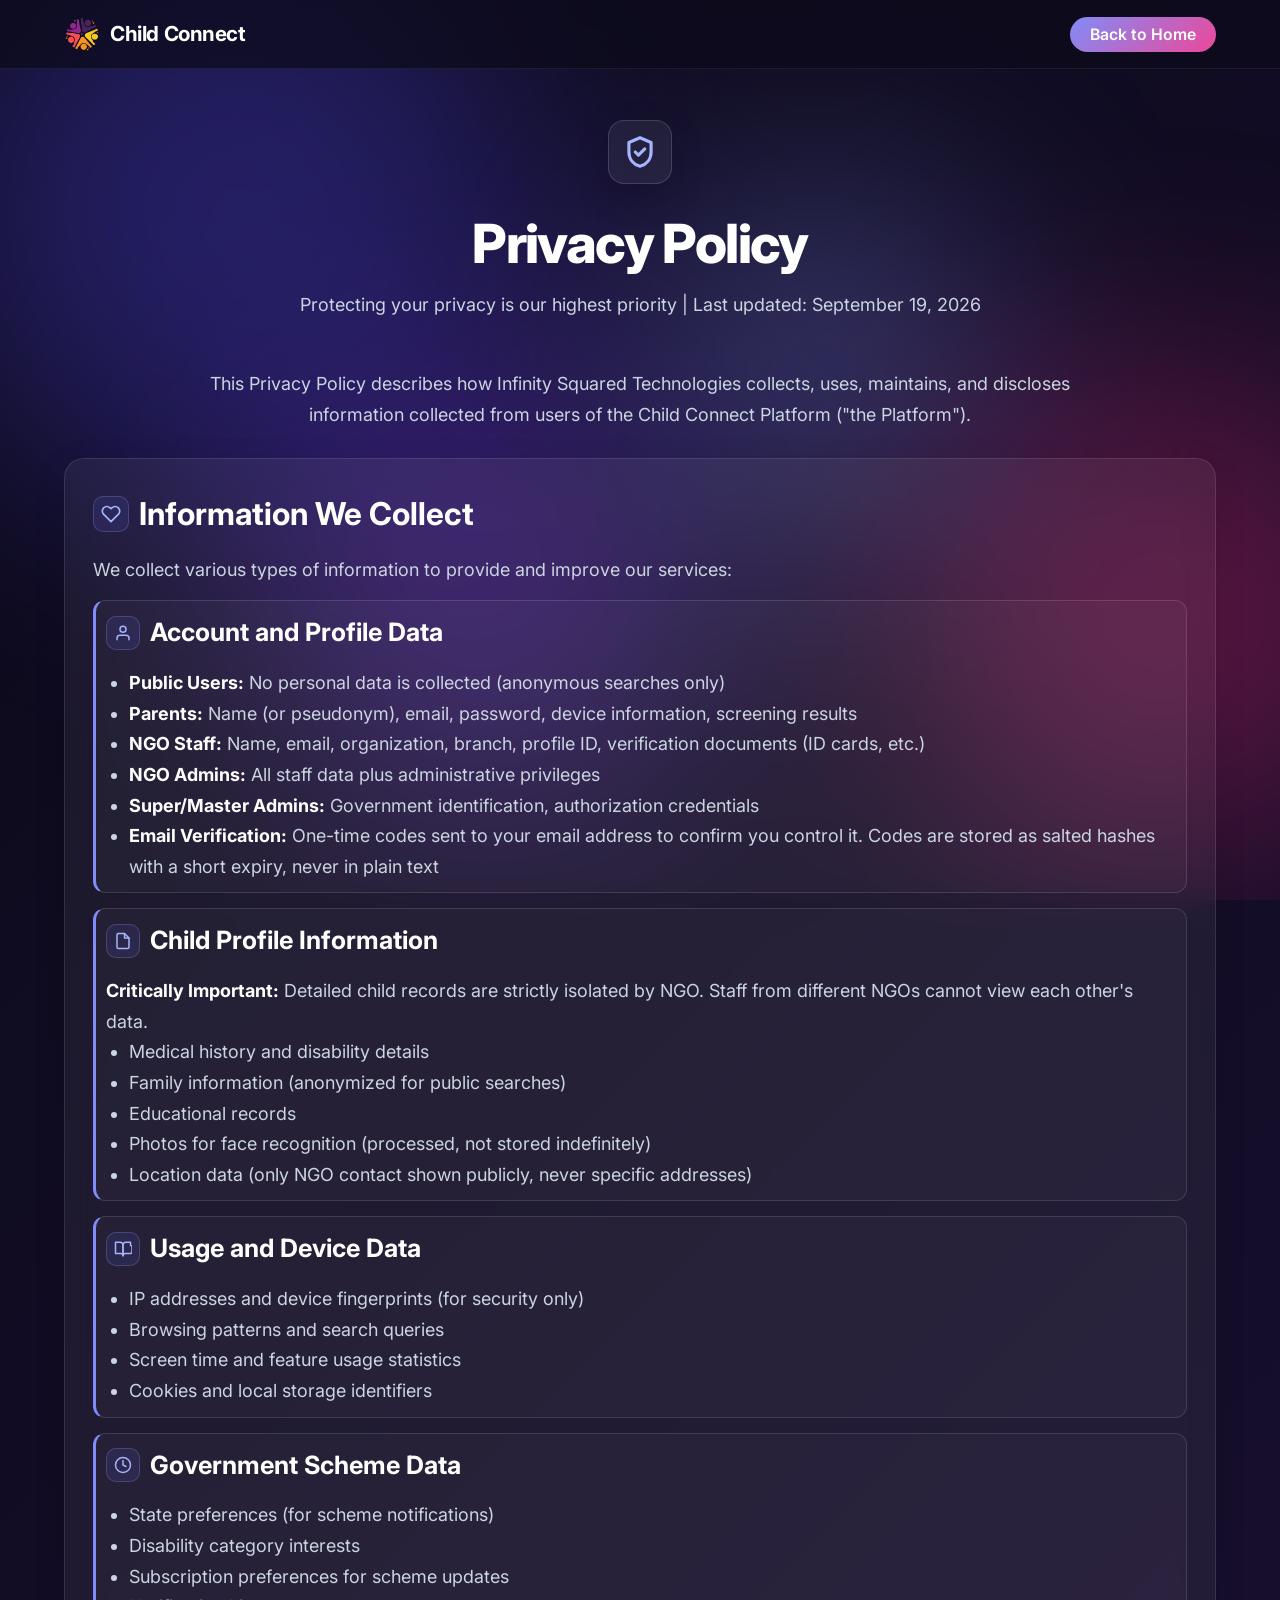
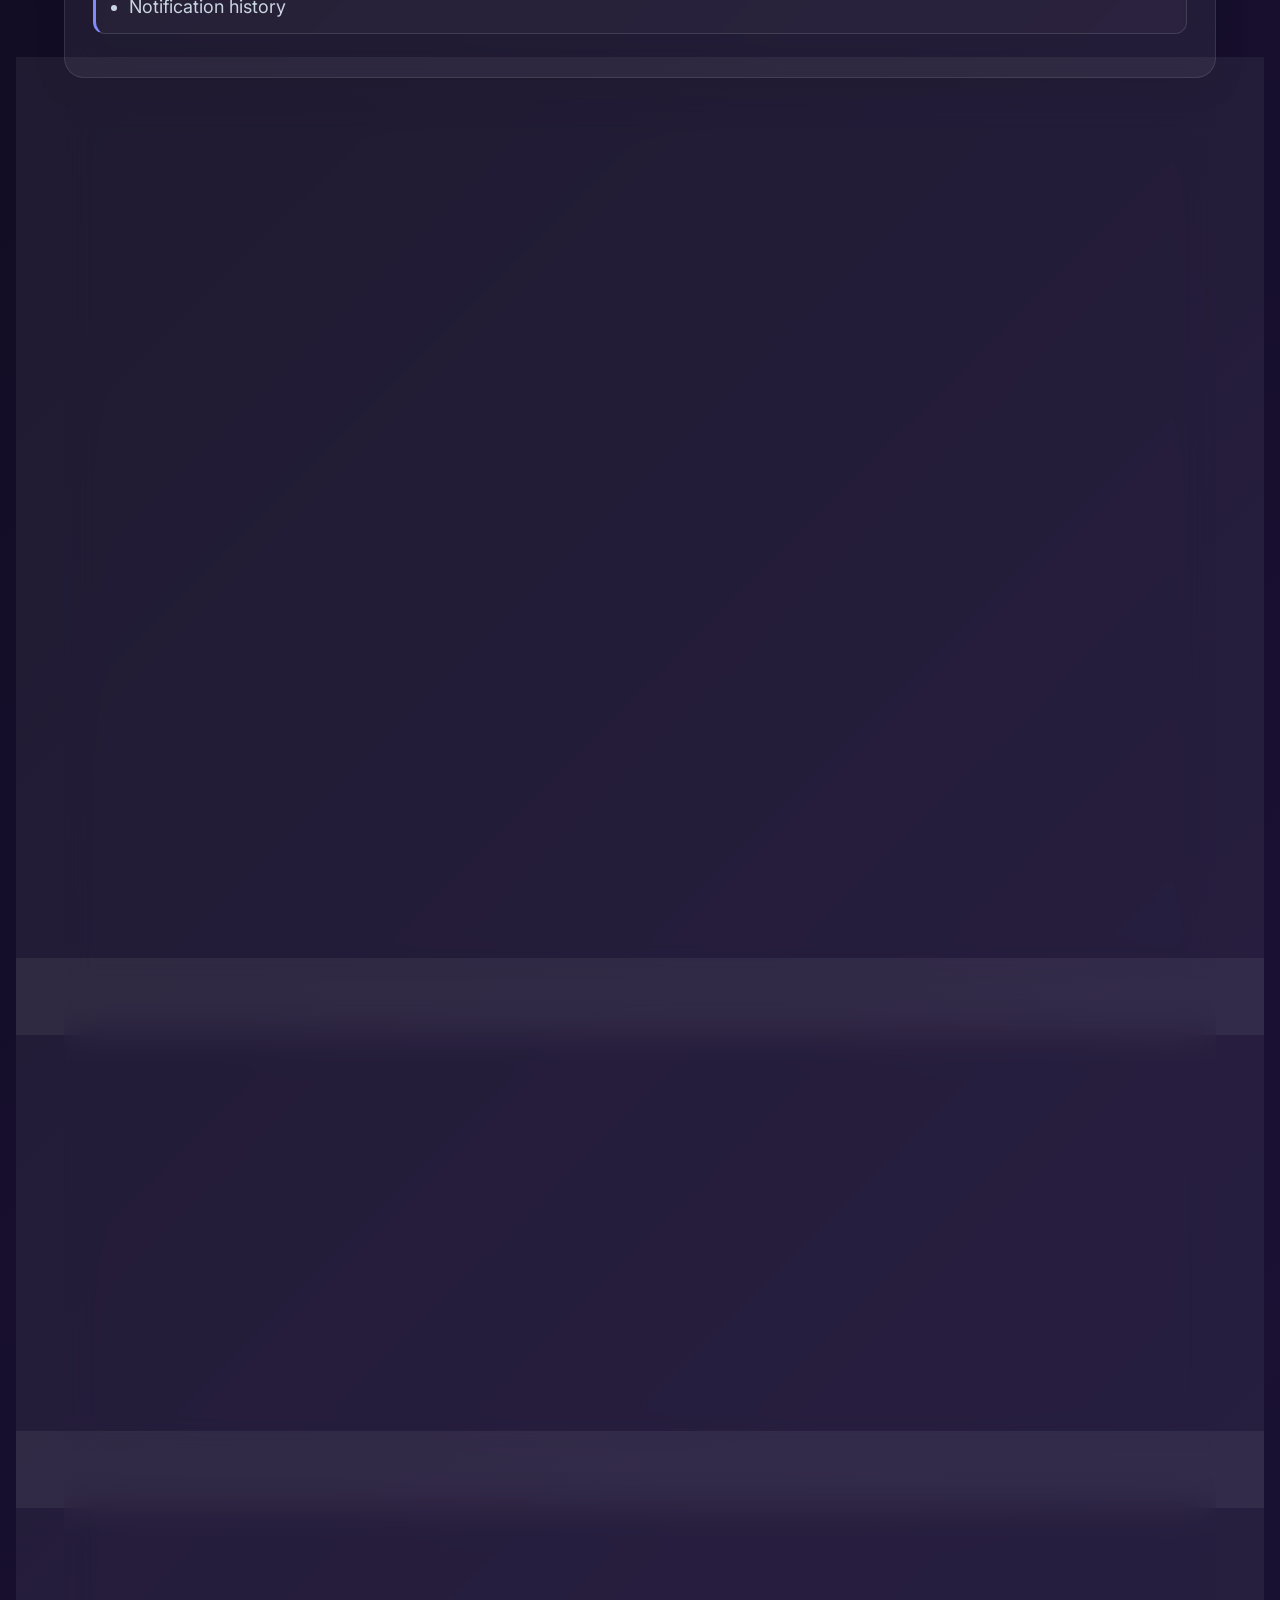
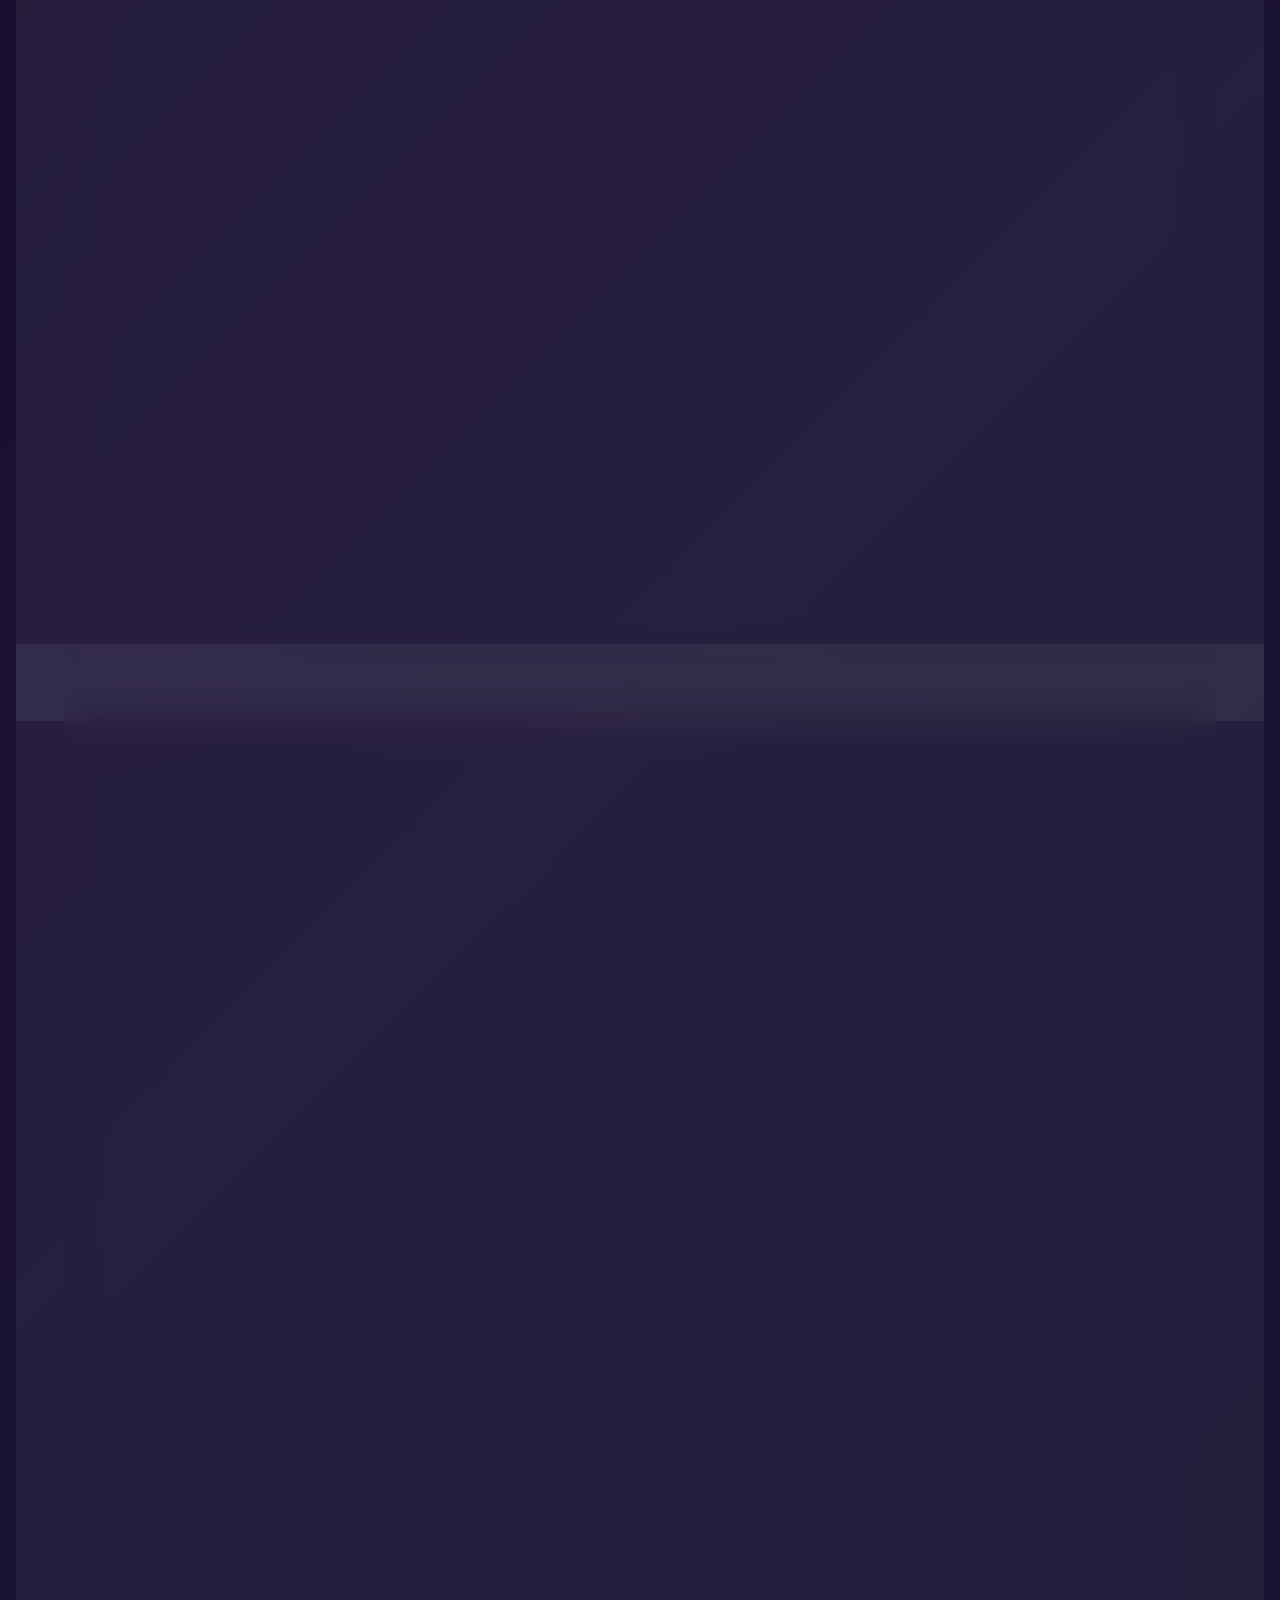
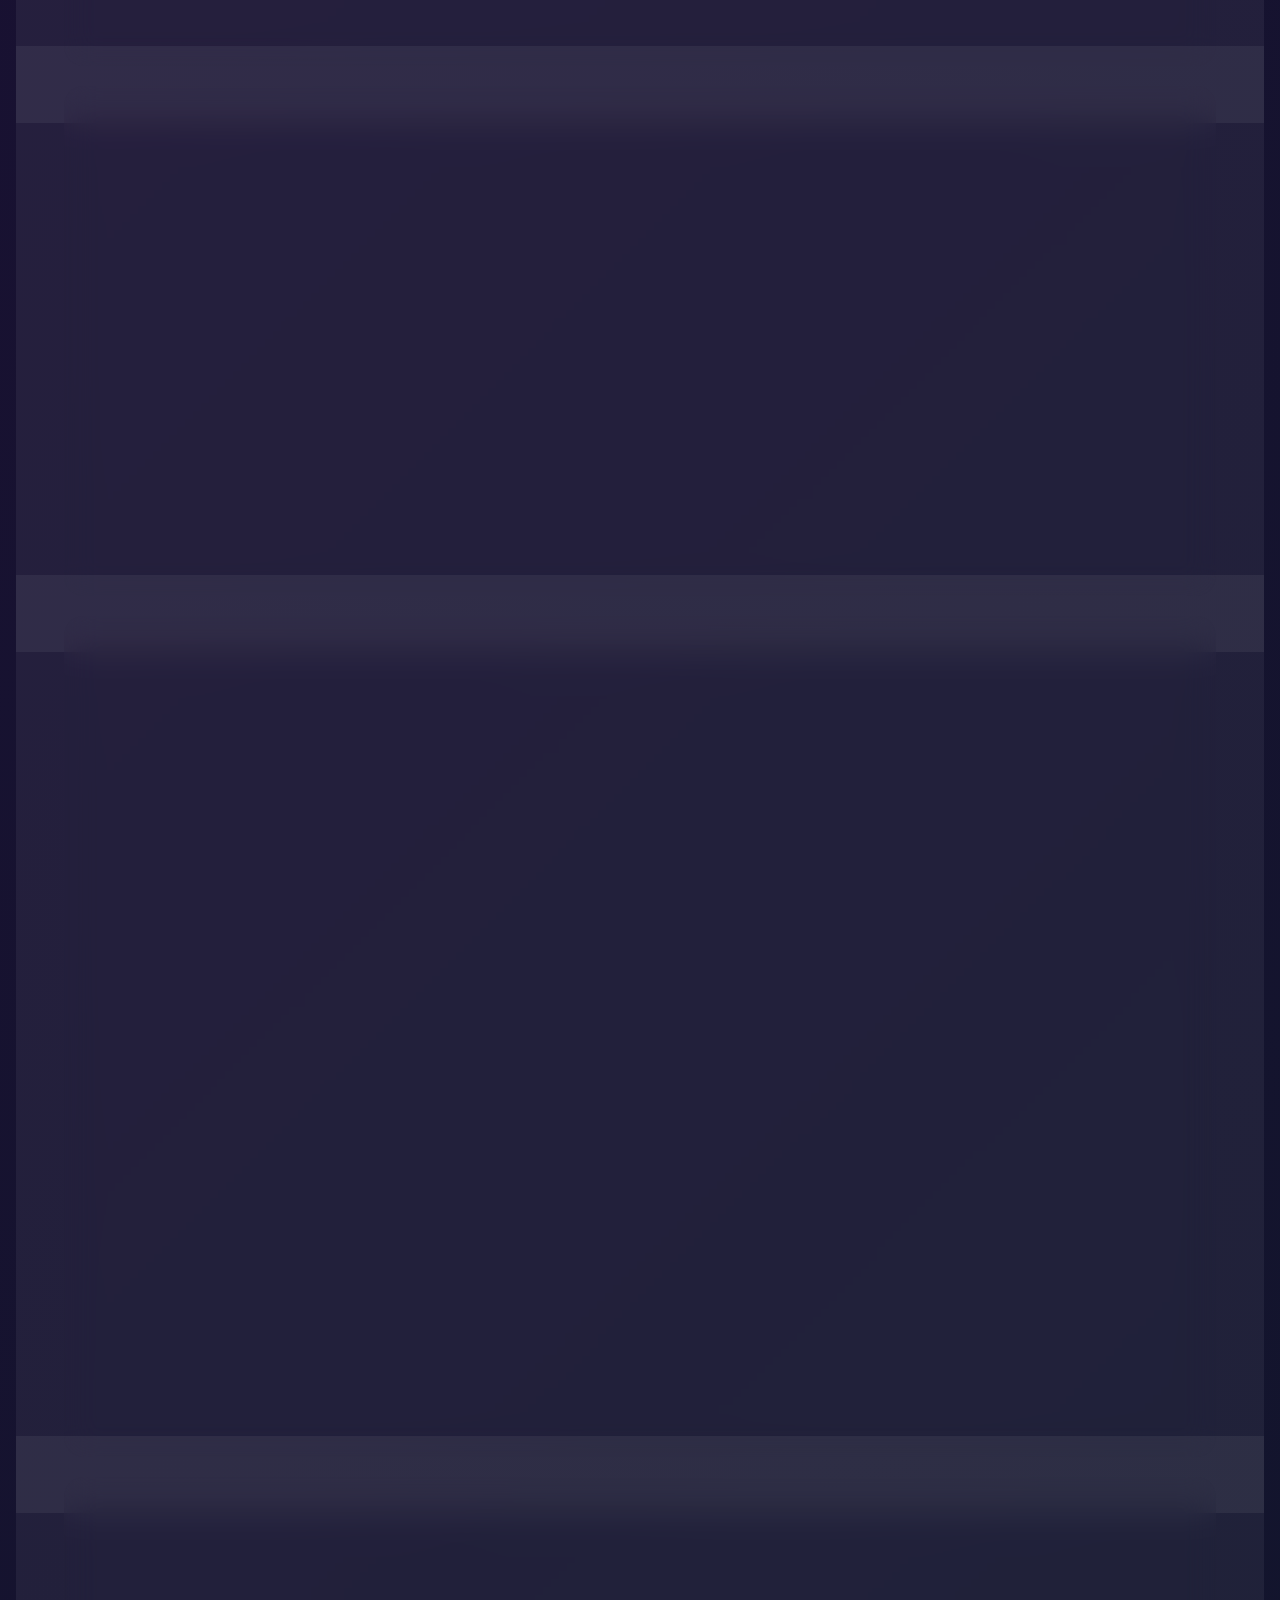
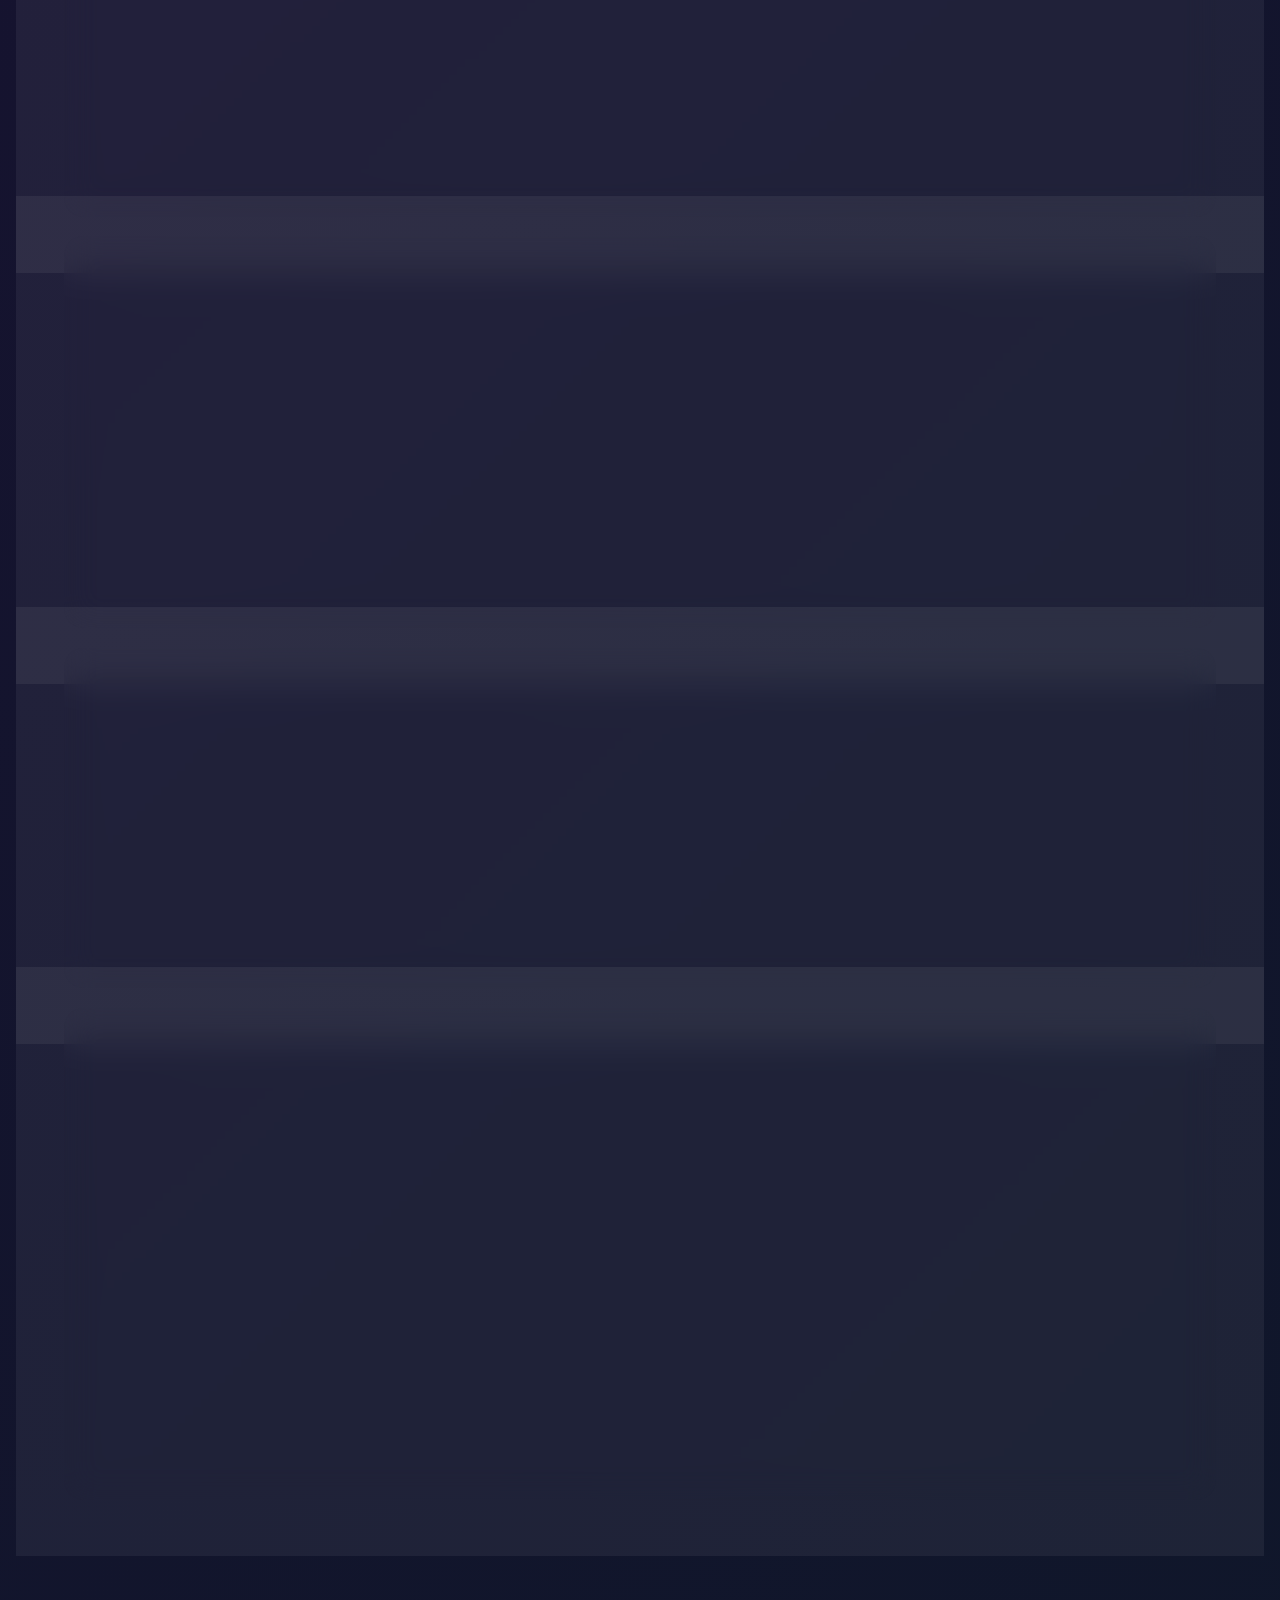
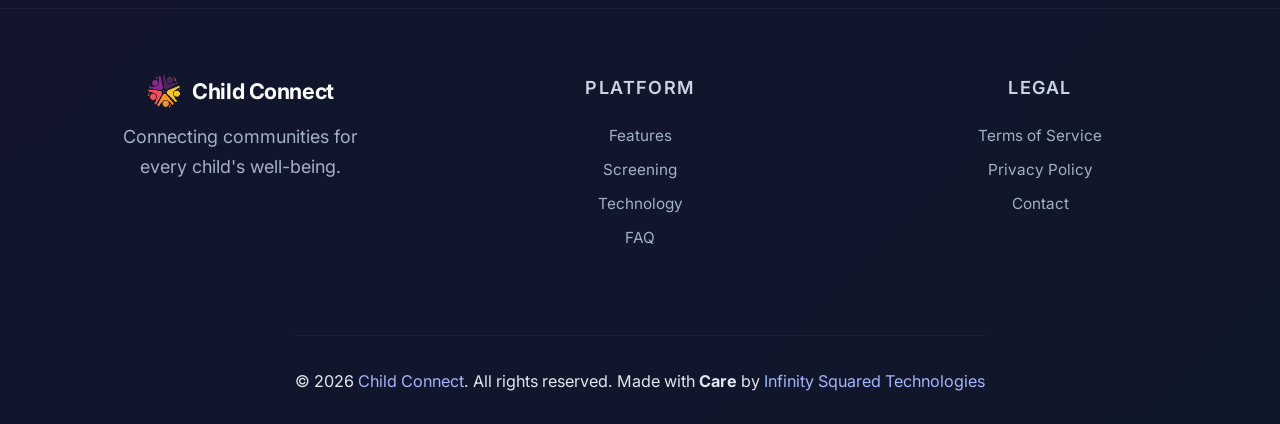
<file: privacy-policy.html>
<!doctype html>
<html lang="en">
    <head>
        <meta charset="UTF-8" />
        <meta name="viewport" content="width=device-width, initial-scale=1.0" />
        <title>Privacy Policy | Child Connect</title>
        <link
            rel="icon"
            href="./assets/logos/icon-alpha.ico"
            type="image/x-icon"
        />
        <link rel="stylesheet" href="style.css?v=1" />
        <link rel="preconnect" href="https://fonts.googleapis.com" />
        <link rel="preconnect" href="https://fonts.gstatic.com" crossorigin />
        <link
            href="https://fonts.googleapis.com/css2?family=Inter:wght@300;400;500;600;700;800;900&display=swap"
            rel="stylesheet"
        />
    </head>
    <body>
        <div class="bg-blobs" aria-hidden="true">
            <div class="blob blob-1"></div>
            <div class="blob blob-2"></div>
            <div class="blob blob-3"></div>
            <div class="blob blob-4"></div>
        </div>

        <nav class="navbar" id="navbar">
            <div class="container nav-container">
                <a href="/" class="nav-logo" aria-label="Child Connect home">
                    <img
                        src="./assets/logos/alpha-logo-500.webp"
                        alt="Child Connect Logo"
                        class="logo-img"
                    />
                    <span class="logo-text">Child Connect</span>
                </a>
                <ul class="nav-links">
                    <li><a href="/" class="nav-cta">Back to Home</a></li>
                </ul>
            </div>
        </nav>

        <main class="pp-page">
            <header class="pp-header">
                <svg
                    class="legal-hero-icon"
                    viewBox="0 0 24 24"
                    fill="none"
                    stroke="currentColor"
                    stroke-width="2"
                    aria-hidden="true"
                >
                    <path
                        d="M12 3 5 6v6c0 4.6 2.9 7.9 7 9 4.1-1.1 7-4.4 7-9V6l-7-3z"
                    ></path>
                    <path d="m9 12 2 2 4-4"></path>
                </svg>
                <h1>Privacy Policy</h1>
                <p>
                    Protecting your privacy is our highest priority | Last
                    updated:
                    <span id="last-updated"></span>
                </p>
            </header>

            <div class="last-updated">
                <p>
                    This Privacy Policy describes how Infinity Squared
                    Technologies collects, uses, maintains, and discloses
                    information collected from users of the Child Connect
                    Platform ("the Platform").
                </p>
            </div>

            <section class="content-section">
                <h2>
                    <svg
                        viewBox="0 0 24 24"
                        fill="none"
                        stroke="currentColor"
                        stroke-width="2"
                    >
                        <path
                            d="M20.84 4.61a5.5 5.5 0 0 0-7.78 0L12 5.67l-1.06-1.06a5.5 5.5 0 0 0-7.78 7.78l1.06 1.06L12 21.23l7.78-7.78 1.06-1.06a5.5 5.5 0 0 0 0-7.78z"
                        ></path>
                    </svg>
                    Information We Collect
                </h2>
                <p>
                    We collect various types of information to provide and
                    improve our services:
                </p>

                <div class="data-category">
                    <h4>
                        <svg
                            viewBox="0 0 24 24"
                            fill="none"
                            stroke="currentColor"
                            stroke-width="2"
                        >
                            <path
                                d="M20 21v-2a4 4 0 0 0-4-4H8a4 4 0 0 0-4 4v2"
                            ></path>
                            <circle cx="12" cy="7" r="4"></circle>
                        </svg>
                        Account and Profile Data
                    </h4>
                    <div class="content">
                        <ul>
                            <li>
                                <strong>Public Users:</strong> No personal data
                                is collected (anonymous searches only)
                            </li>
                            <li>
                                <strong>Parents:</strong> Name (or pseudonym),
                                email, password, device information, screening
                                results
                            </li>
                            <li>
                                <strong>NGO Staff:</strong> Name, email,
                                organization, branch, profile ID, verification
                                documents (ID cards, etc.)
                            </li>
                            <li>
                                <strong>NGO Admins:</strong> All staff data plus
                                administrative privileges
                            </li>
                            <li>
                                <strong>Super/Master Admins:</strong> Government
                                identification, authorization credentials
                            </li>
                            <li>
                                <strong>Email Verification:</strong> One-time
                                codes sent to your email address to confirm you
                                control it. Codes are stored as salted hashes
                                with a short expiry, never in plain text
                            </li>
                        </ul>
                    </div>
                </div>

                <div class="data-category">
                    <h4>
                        <svg
                            viewBox="0 0 24 24"
                            fill="none"
                            stroke="currentColor"
                            stroke-width="2"
                        >
                            <path
                                d="M14 2H6a2 2 0 0 0-2 2v16a2 2 0 0 0 2 2h12a2 2 0 0 0 2-2V8z"
                            ></path>
                            <polyline points="14 2 14 8 20 8"></polyline>
                        </svg>
                        Child Profile Information
                    </h4>
                    <div class="content">
                        <p>
                            <strong>Critically Important:</strong> Detailed
                            child records are strictly isolated by NGO. Staff
                            from different NGOs cannot view each other's data.
                        </p>
                        <ul>
                            <li>Medical history and disability details</li>
                            <li>
                                Family information (anonymized for public
                                searches)
                            </li>
                            <li>Educational records</li>
                            <li>
                                Photos for face recognition (processed, not
                                stored indefinitely)
                            </li>
                            <li>
                                Location data (only NGO contact shown publicly,
                                never specific addresses)
                            </li>
                        </ul>
                    </div>
                </div>

                <div class="data-category">
                    <div class="content">
                        <h4>
                            <svg
                                viewBox="0 0 24 24"
                                fill="none"
                                stroke="currentColor"
                                stroke-width="2"
                            >
                                <path
                                    d="M2 3h6a4 4 0 0 1 4 4v14a3 3 0 0 0-3-3H2z"
                                ></path>
                                <path
                                    d="M22 3h-6a4 4 0 0 0-4 4v14a3 3 0 0 1 3-3h7a2 2 0 0 0 2-2v-7a2 2 0 0 0-2-2z"
                                ></path>
                            </svg>
                            Usage and Device Data
                        </h4>
                        <ul>
                            <li>
                                IP addresses and device fingerprints (for
                                security only)
                            </li>
                            <li>Browsing patterns and search queries</li>
                            <li>Screen time and feature usage statistics</li>
                            <li>Cookies and local storage identifiers</li>
                        </ul>
                    </div>
                </div>

                <div class="data-category">
                    <div class="content">
                        <h4>
                            <svg
                                viewBox="0 0 24 24"
                                fill="none"
                                stroke="currentColor"
                                stroke-width="2"
                            >
                                <circle cx="12" cy="12" r="10"></circle>
                                <path d="M12 6v6l4 2"></path>
                            </svg>
                            Government Scheme Data
                        </h4>
                        <ul>
                            <li>
                                State preferences (for scheme notifications)
                            </li>
                            <li>Disability category interests</li>
                            <li>Subscription preferences for scheme updates</li>
                            <li>Notification history</li>
                        </ul>
                    </div>
                </div>
            </section>

            <section class="content-section">
                <h2>
                    <svg
                        viewBox="0 0 24 24"
                        fill="none"
                        stroke="currentColor"
                        stroke-width="2"
                    >
                        <path
                            d="M19 21v-2a4 4 0 0 0-4-4H5a4 4 0 0 0-4 4v2"
                        ></path>
                        <circle cx="8.5" cy="6.5" r="1.5"></circle>
                        <path
                            d="M21 3v9a2 2 0 0 1-2 2H7c-1.1 0-2 .9-2 2v3"
                        ></path>
                        <path
                            d="M5 3v9a2 2 0 0 0 2 2h12c1.1 0 2-.9 2-2V3"
                        ></path>
                        <path d="M3 17h18"></path>
                    </svg>
                    How We Use Your Information
                </h2>
                <p>We use collected information for the following purposes:</p>

                <div class="info-box">
                    <h4>Primary Operational Purposes</h4>
                    <ul>
                        <li>Provide and maintain platform functionality</li>
                        <li>Manage child profiles with NGO data isolation</li>
                        <li>
                            Process face recognition matching for missing
                            children
                        </li>
                        <li>Deliver government scheme notifications</li>
                        <li>Conduct disability screenings and assessments</li>
                        <li>
                            Verify your email address with a one-time code, and
                            require a fresh code before sensitive actions such as
                            changing contact details, deleting a child record, or
                            approving an application
                        </li>
                    </ul>
                </div>

                <div class="info-box">
                    <h4>Security and Maintenance</h4>
                    <ul>
                        <li>Detect, prevent, and resolve security incidents</li>
                        <li>Verify the authenticity of user communications</li>
                        <li>Protect Platform integrity and availability</li>
                        <li>Analyze usage trends to improve services</li>
                        <li>
                            Comply with legal obligations and regulatory
                            requirements
                        </li>
                    </ul>
                </div>

                <div class="info-box">
                    <h4>Legal and Regulatory</h4>
                    <p>
                        Sharing data with law enforcement or government bodies
                        when required by law to comply with legal obligations,
                        protect rights, or prevent harm.
                    </p>
                </div>
            </section>

            <section class="content-section">
                <h2>
                    <svg
                        viewBox="0 0 24 24"
                        fill="none"
                        stroke="currentColor"
                        stroke-width="2"
                    >
                        <rect
                            x="3"
                            y="11"
                            width="18"
                            height="11"
                            rx="2"
                            ry="2"
                        ></rect>
                        <path
                            d="M7 11V7a5 5 0 0 1 9.9-1.24V22a1 1 0 0 0 1 1h4a1 1 0 0 0 1-1V4a1 1 0 0 0-1-1h-4a5 5 0 0 1-9.9 1.24V11z"
                        ></path>
                        <path d="M10 7h4"></path>
                        <path d="M10 3h4"></path>
                        <path d="M12 17v4"></path>
                    </svg>
                    Data Security and Protection
                </h2>
                <p>
                    Infinity Squared Technologies implements appropriate
                    technical and organizational security measures:
                </p>

                <div class="definition-box">
                    <strong>Encryption and Access Controls:</strong>
                    <ul>
                        <li>
                            <strong>Encryption in Transit:</strong> All data is
                            encrypted using TLS/HTTPS protocols
                        </li>
                        <li>
                            <strong>Secure Storage:</strong> Sensitive data
                            encrypted at rest using industry-standard algorithms
                        </li>
                        <li>
                            <strong>Role-Based Access:</strong> Strict
                            permission levels ensure only authorized personnel
                            can access specific data
                        </li>
                        <li>
                            <strong>NGO Isolation:</strong> Automatic data
                            segregation between organizations
                        </li>
                        <li>
                            <strong>Session Management:</strong> Automatic
                            logout after 6 hours of inactivity
                        </li>
                    </ul>
                </div>

                <p>
                    <strong>Physical Security:</strong> Our servers and
                    infrastructure are housed in secure facilities with
                    restricted access and surveillance.
                </p>

                <p>
                    <strong>Employee Training:</strong> All staff with access to
                    user data receive comprehensive privacy and security
                    training.
                </p>
            </section>

            <section class="content-section">
                <h2>
                    <svg
                        viewBox="0 0 24 24"
                        fill="none"
                        stroke="currentColor"
                        stroke-width="2"
                    >
                        <path
                            d="M14 2H6a2 2 0 0 0-2 2v16a2 2 0 0 0 2 2h12a2 2 0 0 0 2-2V8z"
                        ></path>
                        <polyline points="14 2 14 8 20 8"></polyline>
                        <line x1="16" y1="13" x2="8" y2="13"></line>
                        <line x1="16" y1="17" x2="8" y2="17"></line>
                        <polyline points="10 9 9 9 8 9"></polyline>
                    </svg>
                    Data Retention and Deletion
                </h2>
                <p>
                    We retain data only as long as necessary to fulfill the
                    purposes outlined in this Privacy Policy, unless a longer
                    retention period is required by law:
                </p>

                <div class="data-category">
                    <h4>
                        <svg
                            viewBox="0 0 24 24"
                            fill="none"
                            stroke="currentColor"
                            stroke-width="2"
                        >
                            <circle cx="12" cy="12" r="3"></circle>
                            <path
                                d="M19.4 15a1.65 1.65 0 0 0 .33 1.82l.06.06a2 2 0 0 1 0 2.83 2 2 0 0 1-2.83 0l-.06-.06a1.65 1.65 0 0 0-1.82-.33 1.65 1.65 0 0 0-1 1.51V21a2 2 0 0 1-2 2 2 2 0 0 1-2-2v-.09A1.65 1.65 0 0 0 9 19.4a1.65 1.65 0 0 0-1.82.33l-.06.06a2 2 0 0 1-2.83 0 2 2 0 0 1 0-2.83l.06-.06a1.65 1.65 0 0 0 .33-1.82 1.65 1.65 0 0 0-1.51-1H3a2 2 0 0 1-2-2 2 2 0 0 1 2-2h.09A1.65 1.65 0 0 0 4.6 9a1.65 1.65 0 0 0-.33-1.82l-.06-.06a2 2 0 0 1 0-2.83 2 2 0 0 1 2.83 0l.06.06a1.65 1.65 0 0 0 1.82.33H9a1.65 1.65 0 0 0 1-1.51V3a2 2 0 0 1 2-2 2 2 0 0 1 2 2v.09a1.65 1.65 0 0 0 1 1.51 1.65 1.65 0 0 0 1.82-.33l.06-.06a2 2 0 0 1 2.83 0 2 2 0 0 1 0 2.83l-.06.06a1.65 1.65 0 0 0-.33 1.82V9a1.65 1.65 0 0 0 1.51 1H21a2 2 0 0 1 2 2 2 2 0 0 1-2 2h-.09a1.65 1.65 0 0 0-1.51 1z"
                            ></path>
                        </svg>
                        Standard Retention Periods
                    </h4>
                    <div class="content">
                        <ul>
                            <li>
                                <strong>Account Data:</strong> Until account
                                deletion or <code>7 years</code> of account
                                inactivity
                            </li>
                            <li>
                                <strong>Child Profiles:</strong> Indefinitely
                                (required for ongoing care and reunification)
                            </li>
                            <li>
                                <strong>Usage Logs:</strong>
                                <code>12 months</code> for security analysis
                            </li>
                            <li>
                                <strong>Screening Data:</strong> Until user
                                request or <code>5 years</code> for research
                                purposes
                            </li>
                        </ul>
                    </div>
                </div>

                <div class="data-category">
                    <h4>
                        <svg
                            viewBox="0 0 24 24"
                            fill="none"
                            stroke="currentColor"
                            stroke-width="2"
                        >
                            <rect
                                x="3"
                                y="11"
                                width="18"
                                height="11"
                                rx="2"
                                ry="2"
                            ></rect>
                            <path
                                d="M7 11V7a5 5 0 0 1 9.9-1.24V22a1 1 0 0 0 1 1h4a1 1 0 0 0 1-1V4a1 1 0 0 0-1-1h-4a5 5 0 0 1-9.9 1.24V11z"
                            ></path>
                            <path d="M17 11h-4"></path>
                            <path d="M17 7v4"></path>
                            <circle cx="17" cy="17" r="1.5"></circle>
                            <circle cx="7" cy="7" r="1.5"></circle>
                        </svg>
                        Deletion Process
                    </h4>
                    <div class="content">
                        <ul>
                            <li>
                                Upon account deletion: Data securely erased from
                                active databases
                            </li>
                            <li>
                                Backup data retained for
                                <code>90 days</code> then permanently deleted
                            </li>
                            <li>
                                Legal compliance data retained longer as
                                required
                            </li>
                            <li>
                                Anonymous research data may be retained in
                                aggregate form
                            </li>
                        </ul>
                    </div>
                </div>

                <div class="info-box">
                    <h4>Email verification codes</h4>
                    <p>
                        One-time verification codes are short-lived by design:
                        each code expires within minutes (or as soon as it is
                        used) and is deleted from our systems afterwards. Only a
                        salted hash of each code is stored, so the record itself
                        cannot be used to verify an address.
                    </p>
                </div>
            </section>

            <section class="content-section">
                <h2>
                    <svg
                        viewBox="0 0 24 24"
                        fill="none"
                        stroke="currentColor"
                        stroke-width="2"
                    >
                        <path
                            d="M17 21v-2a4 4 0 0 0-4-4H5a4 4 0 0 0-4 4v2"
                        ></path>
                        <circle cx="9" cy="7" r="4"></circle>
                        <path d="M23 21v-2a4 4 0 0 0-3-3.87"></path>
                        <path d="M16 3.13a4 4 0 0 1 0 7.75"></path>
                    </svg>
                    User Rights and Choices
                </h2>
                <p>
                    You have rights regarding your personal data. To exercise
                    these rights, contact us at
                    <a href="mailto:contact@child-connect.in"
                        >contact@child-connect.in</a
                    >.
                </p>

                <div class="highlight-box">
                    <p>
                        <strong>Critical Note:</strong> Due to the sensitive
                        nature of child welfare data, some features may require
                        NGO administration assistance. If you are a staff member
                        or admin, coordinate with your organization for data
                        requests.
                    </p>
                </div>

                <div class="data-category">
                    <h4>
                        <svg
                            viewBox="0 0 24 24"
                            fill="none"
                            stroke="currentColor"
                            stroke-width="2"
                        >
                            <circle cx="12" cy="12" r="3"></circle>
                            <path
                                d="M19.4 15a1.65 1.65 0 0 0 .33 1.82l.06.06a2 2 0 0 1 0 2.83 2 2 0 0 1-2.83 0l-.06-.06a1.65 1.65 0 0 0-1.82-.33 1.65 1.65 0 0 0-1 1.51V21a2 2 0 0 1-2 2 2 2 0 0 1-2-2v-.09A1.65 1.65 0 0 0 9 19.4a1.65 1.65 0 0 0-1.82.33l-.06.06a2 2 0 0 1-2.83 0 2 2 0 0 1 0-2.83l.06-.06a1.65 1.65 0 0 0 .33-1.82 1.65 1.65 0 0 0-1.51-1H3a2 2 0 0 1-2-2 2 2 0 0 1 2-2h.09A1.65 1.65 0 0 0 4.6 9a1.65 1.65 0 0 0-.33-1.82l-.06-.06a2 2 0 0 1 0-2.83 2 2 0 0 1 2.83 0l.06.06a1.65 1.65 0 0 0 1.82.33H9a1.65 1.65 0 0 0 1-1.51V3a2 2 0 0 1 2-2 2 2 0 0 1 2 2v.09a1.65 1.65 0 0 0 1 1.51 1.65 1.65 0 0 0 1.82-.33l.06-.06a2 2 0 0 1 2.83 0 2 2 0 0 1 0 2.83l-.06.06a1.65 1.65 0 0 0-.33 1.82V9a1.65 1.65 0 0 0 1.51 1H21a2 2 0 0 1 2 2 2 2 0 0 1-2 2h-.09a1.65 1.65 0 0 0-1.51 1z"
                            ></path>
                        </svg>
                        Right to Access
                    </h4>
                    <div class="content">
                        <ul>
                            <li>
                                Request a copy of your personal data held on our
                                Platform
                            </li>
                            <li>Review data usage patterns and history</li>
                            <li>Verify accuracy of stored information</li>
                        </ul>
                    </div>
                </div>

                <div class="data-category">
                    <h4>
                        <svg
                            viewBox="0 0 24 24"
                            fill="none"
                            stroke="currentColor"
                            stroke-width="2"
                        >
                            <polyline points="4 7 4 4 20 4 20 7"></polyline>
                            <line x1="9" y1="20" x2="15" y2="20"></line>
                            <line x1="12" y1="4" x2="12" y2="20"></line>
                        </svg>
                        Right to Rectification
                    </h4>
                    <div class="content">
                        <ul>
                            <li>Request correction of inaccurate data</li>
                            <li>
                                Request deletion of personal information
                                (subject to legal retention requirements)
                            </li>
                            <li>Object to processing of data</li>
                        </ul>
                    </div>
                </div>

                <div class="data-category">
                    <h4>
                        <svg
                            viewBox="0 0 24 24"
                            fill="none"
                            stroke="currentColor"
                            stroke-width="2"
                        >
                            <circle cx="12" cy="12" r="10"></circle>
                            <path d="M2 12h20"></path>
                            <path
                                d="M12 2a15.3 15.3 0 0 1 4 10 15.3 15.3 0 0 1-4 10 15.3 15.3 0 0 1-4-10 15.3 15.3 0 0 1 4-10z"
                            ></path>
                        </svg>
                        Right to Data Portability
                    </h4>
                    <div class="content">
                        <ul>
                            <li>
                                Request data transfer to another service in
                                machine-readable format
                            </li>
                            <li>
                                Request data export for offline storage (limited
                                to non-isolated NGO data)
                            </li>
                        </ul>
                    </div>
                </div>

                <div class="data-category">
                    <h4>
                        <svg
                            viewBox="0 0 24 24"
                            fill="none"
                            stroke="currentColor"
                            stroke-width="2"
                        >
                            <path
                                d="M14 2H6a2 2 0 0 0-2 2v16a2 2 0 0 0 2 2h12a2 2 0 0 0 2-2V8z"
                            ></path>
                            <polyline points="14 2 14 8 20 8"></polyline>
                            <path d="M12 18v-6"></path>
                            <path d="M9 9h6"></path>
                        </svg>
                        Right to Erasure
                    </h4>
                    <div class="content">
                        <ul>
                            <li>
                                "Right to be Forgotten" - request deletion of
                                data (subject to data isolation requirements)
                            </li>
                            <li>
                                Children's data: Additional protections apply -
                                parents/guardians can request deletion
                            </li>
                            <li>
                                NGO staff: Request data removal from specific
                                organization
                            </li>
                        </ul>
                    </div>
                </div>
            </section>

            <section class="content-section">
                <h2>
                    <svg
                        viewBox="0 0 24 24"
                        fill="none"
                        stroke="currentColor"
                        stroke-width="2"
                    >
                        <circle cx="12" cy="12" r="10"></circle>
                        <path d="M12 6a6 6 0 0 0 0 12h.01"></path>
                    </svg>
                    Data Sharing and Disclosure
                </h2>
                <p>
                    We do not sell, trade, or rent personal data to third
                    parties. We may share data in the following circumstances:
                </p>

                <div class="info-box">
                    <h4>Service Providers and Partners</h4>
                    <ul>
                        <li>
                            Cloud hosting and data storage providers (e.g.,
                            Amazon Web Services, Azure)
                        </li>
                        <li>Payment processors and billing services</li>
                        <li>
                            Analytics and monitoring services (aggregated,
                            anonymous data only)
                        </li>
                        <li>
                            Government and law enforcement with proper legal
                            authority
                        </li>
                    </ul>
                </div>

                <p>
                    <strong>Government Scheme Partners:</strong> We share
                    anonymized data with government agencies to improve scheme
                    delivery, but never individual identifiers without explicit
                    consent or legal requirement.
                </p>

                <p>
                    <strong>NGO Data Isolation Guarantee:</strong> We absolutely
                    never share NGO-specific data between organizations. Each
                    NGO maintains complete sovereignty over their child profiles
                    and data.
                </p>
            </section>

            <section class="content-section">
                <h2>
                    <svg
                        viewBox="0 0 24 24"
                        fill="none"
                        stroke="currentColor"
                        stroke-width="2"
                    >
                        <circle cx="12" cy="12" r="10"></circle>
                        <path d="M9.09 9a3 3 0 0 1 5.83 1c0 2-3 3-3 3"></path>
                        <line x1="12" y1="17" x2="12.01" y2="17"></line>
                    </svg>
                    Children's Privacy: COPPA & DPDP Compliance
                </h2>
                <div class="highlight-box">
                    <p>
                        <strong
                            >Child Connect is a child welfare platform</strong
                        >. We take children's privacy extremely seriously and
                        comply with COPPA (Children's Online Privacy Protection
                        Act) and the DPDP Act (Digital Personal Data
                        Protection Act, 2023, India), along with other
                        applicable laws protecting minors.
                    </p>
                </div>

                <div class="info-box">
                    <h4>COPPA Compliance</h4>
                    <ul>
                        <li>
                            We do not knowingly collect personal information
                            from children under 13 without parental consent
                        </li>
                        <li>
                            Screening assessments use pseudonyms/pseudonyms
                            rather than real names
                        </li>
                        <li>
                            NGO staff must verify parental/guardian identity for
                            child profile creation
                        </li>
                        <li>We have a dedicated children's privacy program</li>
                    </ul>
                </div>

                <div class="info-box">
                    <h4>DPDP Act Compliance</h4>
                    <ul>
                        <li>
                            We comply with India's Digital Personal Data
                            Protection Act, 2023 (DPDP Act) for all personal
                            data processed through our platform
                        </li>
                        <li>
                            We obtain verifiable consent from parents or lawful
                            guardians before processing personal data of
                            children under 18, except where a legitimate use
                            applies under the DPDP Act
                        </li>
                        <li>
                            We provide clear notice before collection and
                            process data only for lawful, disclosed purposes
                        </li>
                        <li>
                            We do not undertake tracking, behavioral
                            monitoring, or targeted advertising directed at
                            children
                        </li>
                        <li>
                            We maintain reasonable security safeguards and a
                            grievance redressal mechanism for data principals
                        </li>
                    </ul>
                </div>

                <p>
                    <strong>Parents' and Guardians' Rights:</strong> Parents
                    and lawful guardians can exercise data principal rights
                    under the DPDP Act — including access, correction, and
                    erasure of their children's data — at any time by
                    contacting our data protection officer or administration.
                </p>
            </section>

            <section class="content-section">
                <h2>
                    <svg
                        viewBox="0 0 24 24"
                        fill="none"
                        stroke="currentColor"
                        stroke-width="2"
                    >
                        <rect
                            x="2"
                            y="3"
                            width="20"
                            height="14"
                            rx="2"
                            ry="2"
                        ></rect>
                        <line x1="8" y1="21" x2="16" y2="21"></line>
                        <line x1="12" y1="17" x2="12" y2="21"></line>
                    </svg>
                    Security Incidents and Breaches
                </h2>
                <p>
                    We follow industry best practices for security and will
                    respond promptly to any data breach. In the event of a data
                    breach affecting personal information:
                </p>

                <ul>
                    <li>
                        We will conduct a thorough investigation to determine
                        the scope and impact
                    </li>
                    <li>
                        We will notify affected individuals and regulatory
                        authorities as required by law
                    </li>
                    <li>
                        We will offer credit monitoring services where
                        appropriate
                    </li>
                    <li>
                        We will work with law enforcement and cybersecurity
                        experts to remediate the incident
                    </li>
                </ul>

                <p>
                    If you suspect a security breach or unauthorized access,
                    immediately contact
                    <a href="mailto:contact@child-connect.in"
                        >contact@child-connect.in</a
                    >.
                </p>
            </section>

            <section class="content-section">
                <h2>
                    <svg
                        viewBox="0 0 24 24"
                        fill="none"
                        stroke="currentColor"
                        stroke-width="2"
                    >
                        <circle cx="12" cy="12" r="10"></circle>
                        <path d="M9.09 9a3 3 0 0 1 5.83 1c0 2-3 3-3 3"></path>
                        <line x1="12" y1="17" x2="12.01" y2="17"></line>
                    </svg>
                    International Data Transfers
                </h2>
                <p>
                    Data transferred across international borders is protected
                    by the following safeguards:
                </p>

                <div class="definition-box">
                    <strong>Adequacy and Safeguards:</strong>
                    <ul>
                        <li>
                            Standard Contractual Clauses (SCCs) with cloud
                            providers
                        </li>
                        <li>Government approval for cross-border data flows</li>
                        <li>Encryption of data in transit and at rest</li>
                        <li>Data localization where legally required</li>
                        <li>
                            Compliance with India's Digital Personal Data
                            Protection Act (DPDP)
                        </li>
                    </ul>
                </div>
            </section>

            <section class="content-section">
                <h2>
                    <svg
                        viewBox="0 0 24 24"
                        fill="none"
                        stroke="currentColor"
                        stroke-width="2"
                    >
                        <path
                            d="M14 2H6a2 2 0 0 0-2 2v16a2 2 0 0 0 2 2h12a2 2 0 0 0 2-2V8z"
                        ></path>
                        <polyline points="14 2 14 8 20 8"></polyline>
                        <line x1="16" y1="13" x2="8" y2="13"></line>
                        <line x1="16" y1="17" x2="8" y2="17"></line>
                        <polyline points="10 9 9 9 8 9"></polyline>
                    </svg>
                    Changes to This Privacy Policy
                </h2>
                <p>
                    We may update this Privacy Policy from time to time to
                    reflect changes in practices, legal requirements, or
                    business operations. We will notify you of significant
                    changes by:
                </p>

                <ul>
                    <li>
                        Posting the new Privacy Policy on this page with an
                        updated "Last updated" date
                    </li>
                    <li>
                        Sending notifications via email (where we have your
                        contact information)
                    </li>
                    <li>Displaying a prominent notice on the Platform</li>
                </ul>

                <p>
                    <strong>Your Continued Use:</strong> Your continued use of
                    the Platform after changes constitutes acceptance of the
                    modified Privacy Policy. If you do not agree with the
                    changes, please discontinue use.
                </p>
            </section>

            <section class="content-section">
                <h2>
                    <svg
                        viewBox="0 0 24 24"
                        fill="none"
                        stroke="currentColor"
                        stroke-width="2"
                    >
                        <path
                            d="M2 3h6a4 4 0 0 1 4 4v14a3 3 0 0 0-3-3H2z"
                        ></path>
                        <path
                            d="M22 3h-6a4 4 0 0 0-4 4v14a3 3 0 0 1 3-3h7a2 2 0 0 0 2-2v-7a2 2 0 0 0-2-2z"
                        ></path>
                    </svg>
                    Contact Us
                </h2>
                <p>
                    If you have questions about this Privacy Policy or our data
                    practices, please contact us:
                </p>

                <div class="contact-card">
                    <svg
                        viewBox="0 0 24 24"
                        fill="none"
                        stroke="currentColor"
                        stroke-width="2"
                    >
                        <path d="M3 8l7.89 5.26a2 2 0 0 0 2.42 0L21 8"></path>
                        <path d="M3 16h18"></path>
                        <rect x="15" y="16" width="9" height="6"></rect>
                        <path d="M6 14a2 2 0 1 0 4 0 2 2 0 0 0-4 0z"></path>
                        <circle cx="12" cy="3" r="1"></circle>
                    </svg>
                    <div class="content">
                        <h4>Email</h4>
                        <p>
                            <a
                                href="mailto:contact@child-connect.in"
                                >contact@child-connect.in</a
                            >
                        </p>
                        <p>
                            For data protection officer requests or legal
                            matters
                        </p>
                    </div>
                </div>

                <div class="contact-card">
                    <svg
                        viewBox="0 0 24 24"
                        fill="none"
                        stroke="currentColor"
                        stroke-width="2"
                    >
                        <circle cx="12" cy="12" r="3"></circle>
                        <path
                            d="M19.4 15a1.65 1.65 0 0 0 .33 1.82l.06.06a2 2 0 0 1 0 2.83 2 2 0 0 1-2.83 0l-.06-.06a1.65 1.65 0 0 0-1.82-.33 1.65 1.65 0 0 0-1 1.51V21a2 2 0 0 1-2 2 2 2 0 0 1-2-2v-.09A1.65 1.65 0 0 0 9 19.4a1.65 1.65 0 0 0-1.82.33l-.06.06a2 2 0 0 1-2.83 0 2 2 0 0 1 0-2.83l.06-.06a1.65 1.65 0 0 0 .33-1.82 1.65 1.65 0 0 0-1.51-1H3a2 2 0 0 1-2-2 2 2 0 0 1 2-2h.09A1.65 1.65 0 0 0 4.6 9a1.65 1.65 0 0 0-.33-1.82l-.06-.06a2 2 0 0 1 0-2.83 2 2 0 0 1 2.83 0l.06.06a1.65 1.65 0 0 0 1.82.33H9a1.65 1.65 0 0 0 1-1.51V3a2 2 0 0 1 2-2 2 2 0 0 1 2 2v.09a1.65 1.65 0 0 0 1 1.51 1.65 1.65 0 0 0 1.82-.33l.06-.06a2 2 0 0 1 2.83 0 2 2 0 0 1 0 2.83l-.06.06a1.65 1.65 0 0 0-.33 1.82V9a1.65 1.65 0 0 0 1.51 1H21a2 2 0 0 1 2 2 2 2 0 0 1-2 2h-.09a1.65 1.65 0 0 0-1.51 1z"
                        ></path>
                    </svg>
                    <div class="content">
                        <h4>Legal Notice</h4>
                        <p>
                            This Privacy Policy is governed by the laws of
                            India. Any disputes will be subject to the exclusive
                            jurisdiction of courts in India, unless otherwise
                            required by law.
                        </p>
                    </div>
                </div>
            </section>
        </main>

        <footer class="footer legal-footer">
            <div class="container footer-container">
                <div class="footer-brand">
                    <div class="footer-logo-row">
                        <img
                            src="./assets/logos/alpha-logo-500.webp"
                            alt="Child Connect Logo"
                            class="footer-logo"
                            loading="lazy"
                            decoding="async"
                        />
                        <span class="footer-logo-text">Child Connect</span>
                    </div>
                    <p>Connecting communities for every child's well-being.</p>
                </div>
                <div class="footer-links">
                    <div class="footer-col">
                        <h4>Platform</h4>
                        <a href="#features">Features</a>
                        <a href="#screening">Screening</a>
                        <a href="#tech">Technology</a>
                        <a href="#faq">FAQ</a>
                    </div>
                </div>
                <div class="footer-links">
                    <div class="footer-col">
                        <h4>Legal</h4>
                        <a href="terms-of-service.html">Terms of Service</a>
                        <a href="privacy-policy.html">Privacy Policy</a>
                        <a href="mailto:contact@child-connect.in"
                            >Contact</a
                        >
                    </div>
                </div>
                <div class="footer-bottom">
                    <p>
                        &copy; <span id="current-year"></span>
                        <a href="/">Child Connect</a>. All rights reserved.
                        <span class="footer-full-text">
                            Made with <strong>Care</strong> by
                            <a
                                href="https://infinitysquaredtech.com"
                                target="_blank"
                                >Infinity Squared Technologies</a
                            >
                        </span>
                    </p>
                </div>
            </div>
        </footer>

        <script>
            // Exact date this policy was last updated — update this constant
            // whenever the policy is revised.
            const LAST_UPDATED = "September 19, 2026";

            document.getElementById("last-updated").textContent =
                LAST_UPDATED;
            // Footer copyright year (kept current automatically)
            document.getElementById("current-year").textContent =
                new Date().getFullYear();
        </script>
    </body>
</html>
</file>
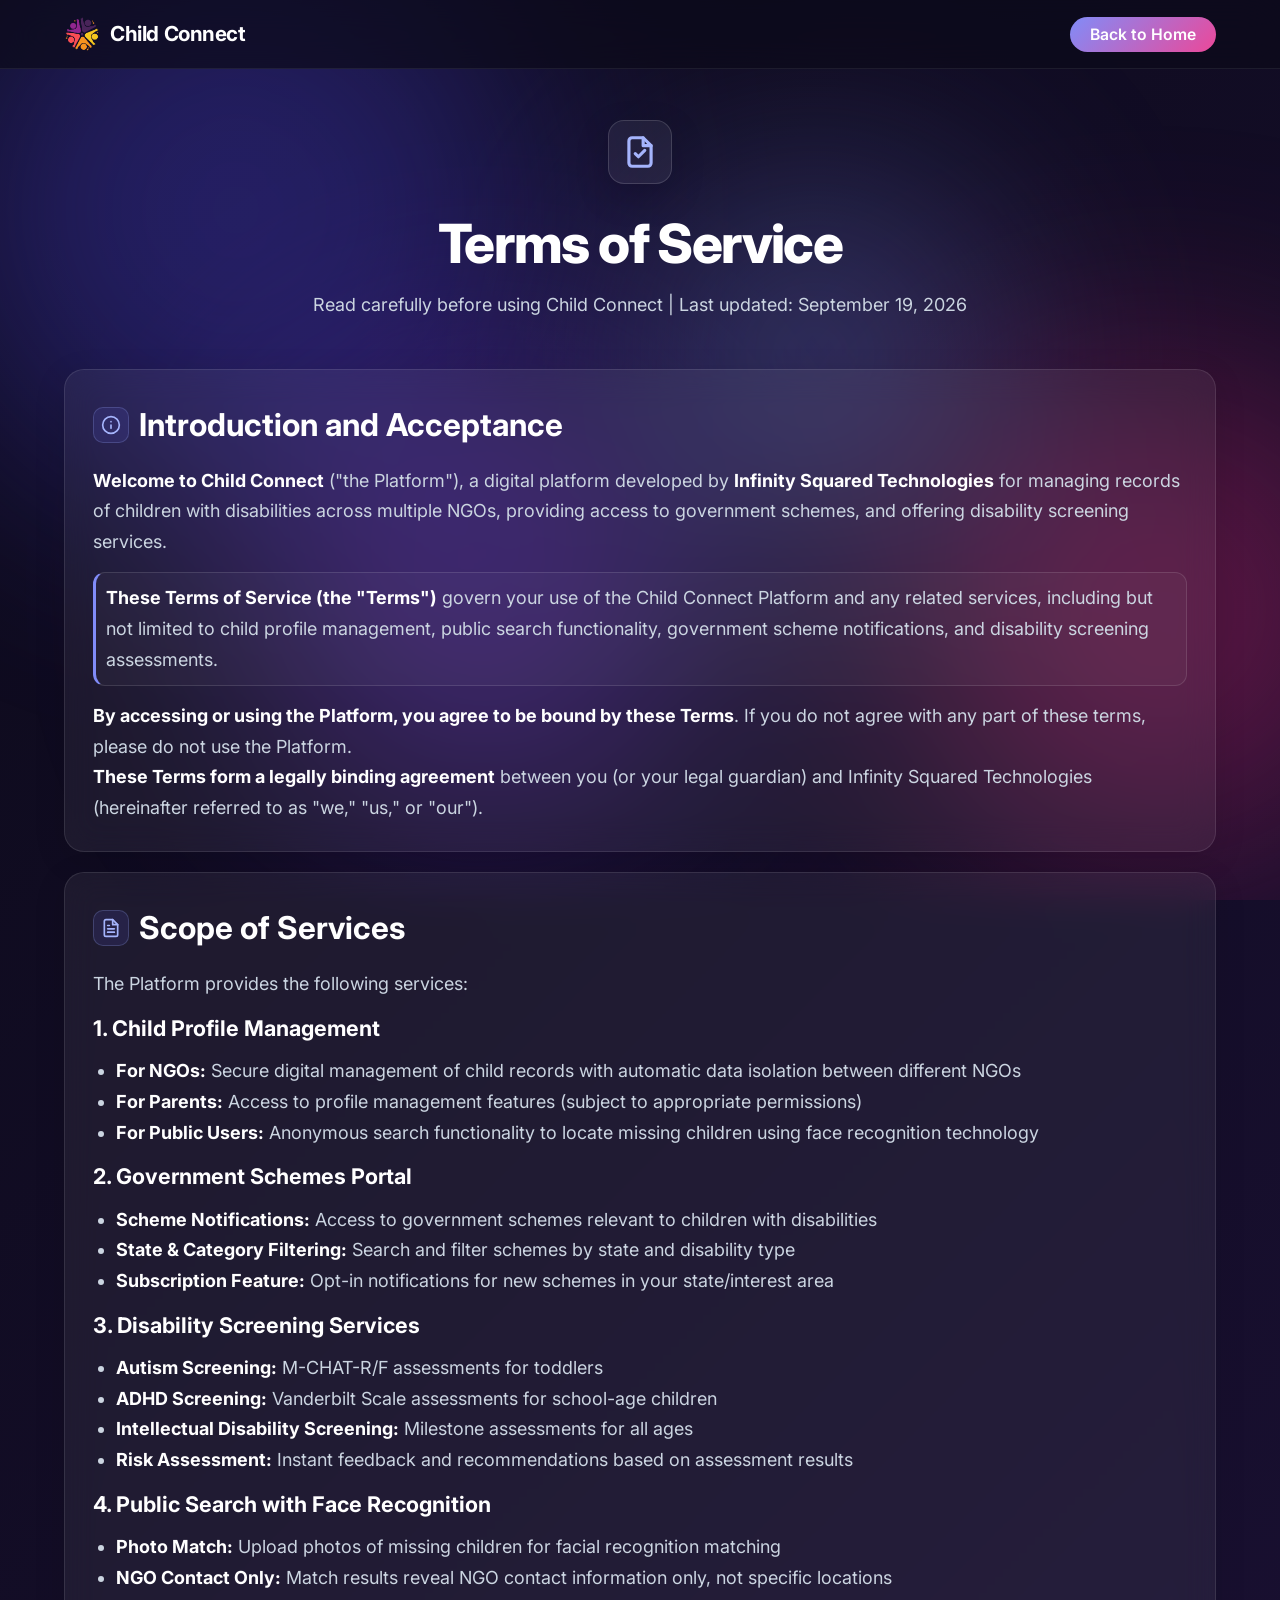
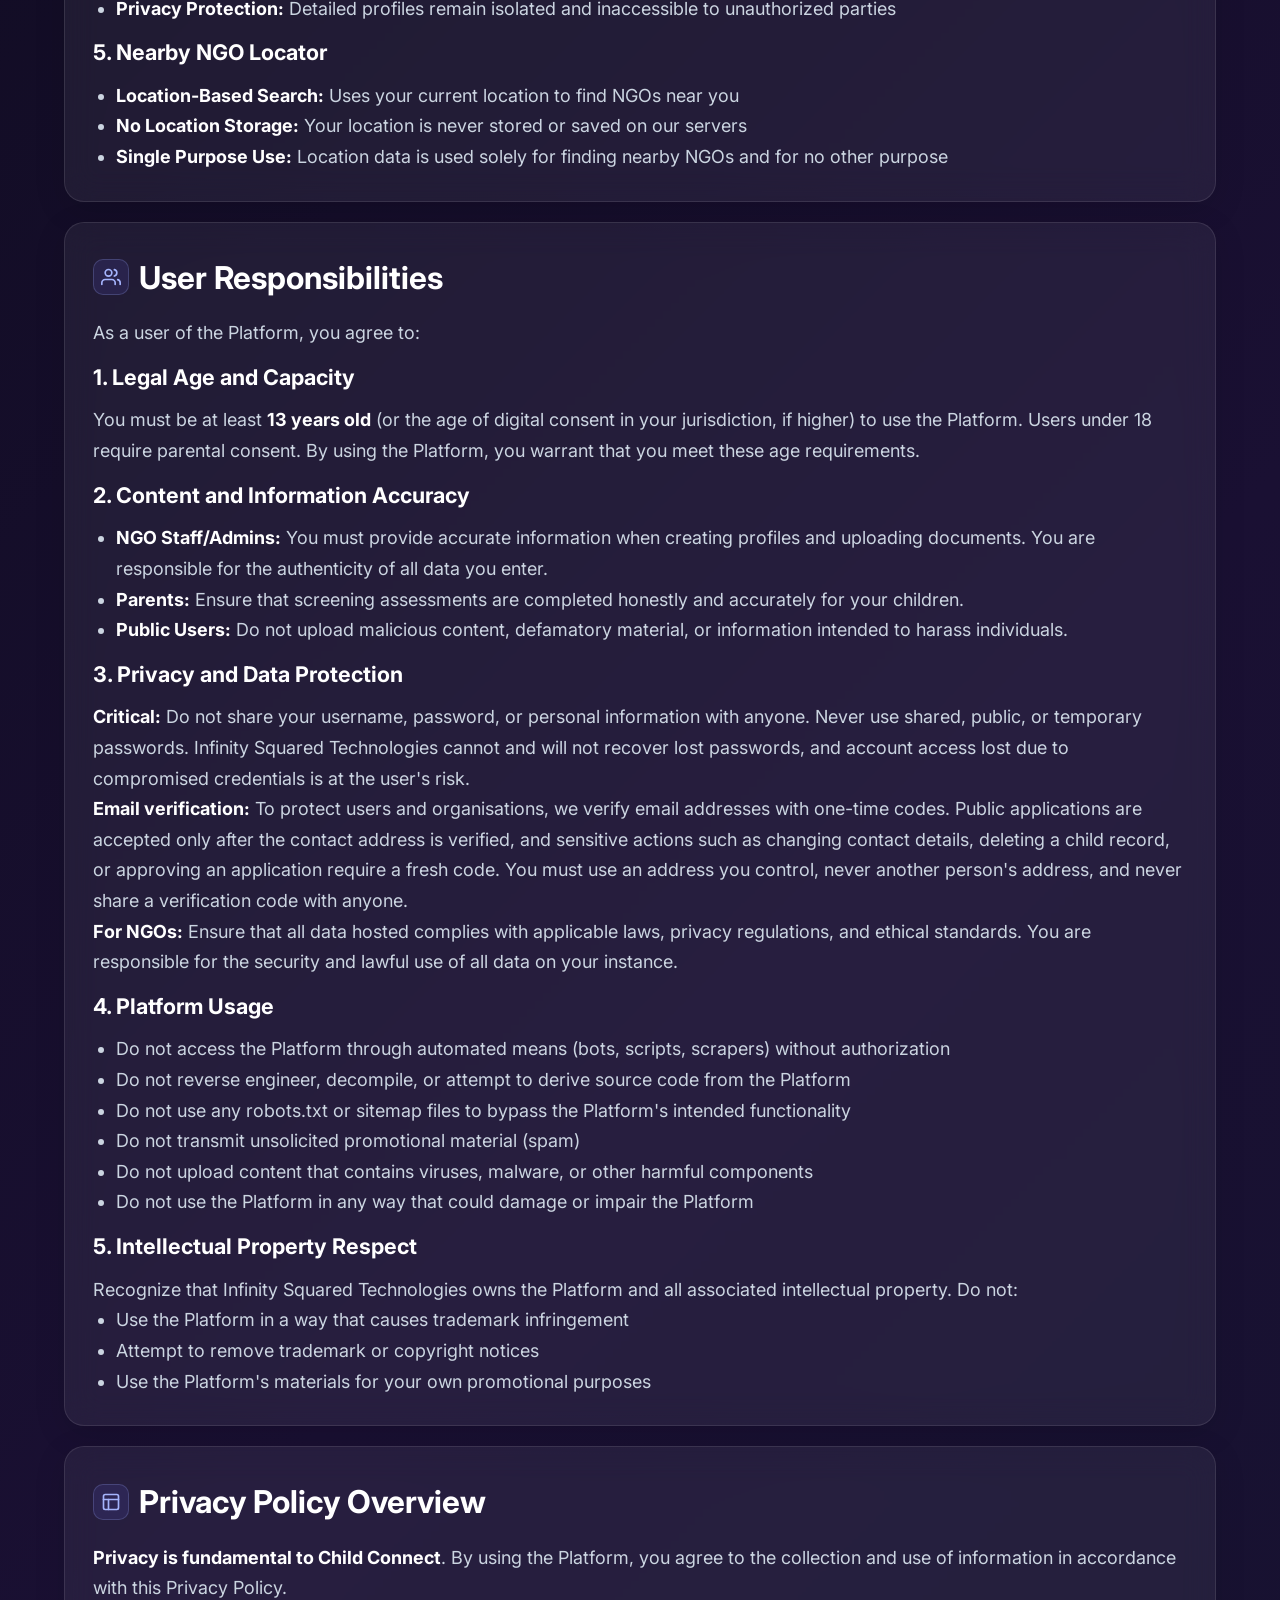
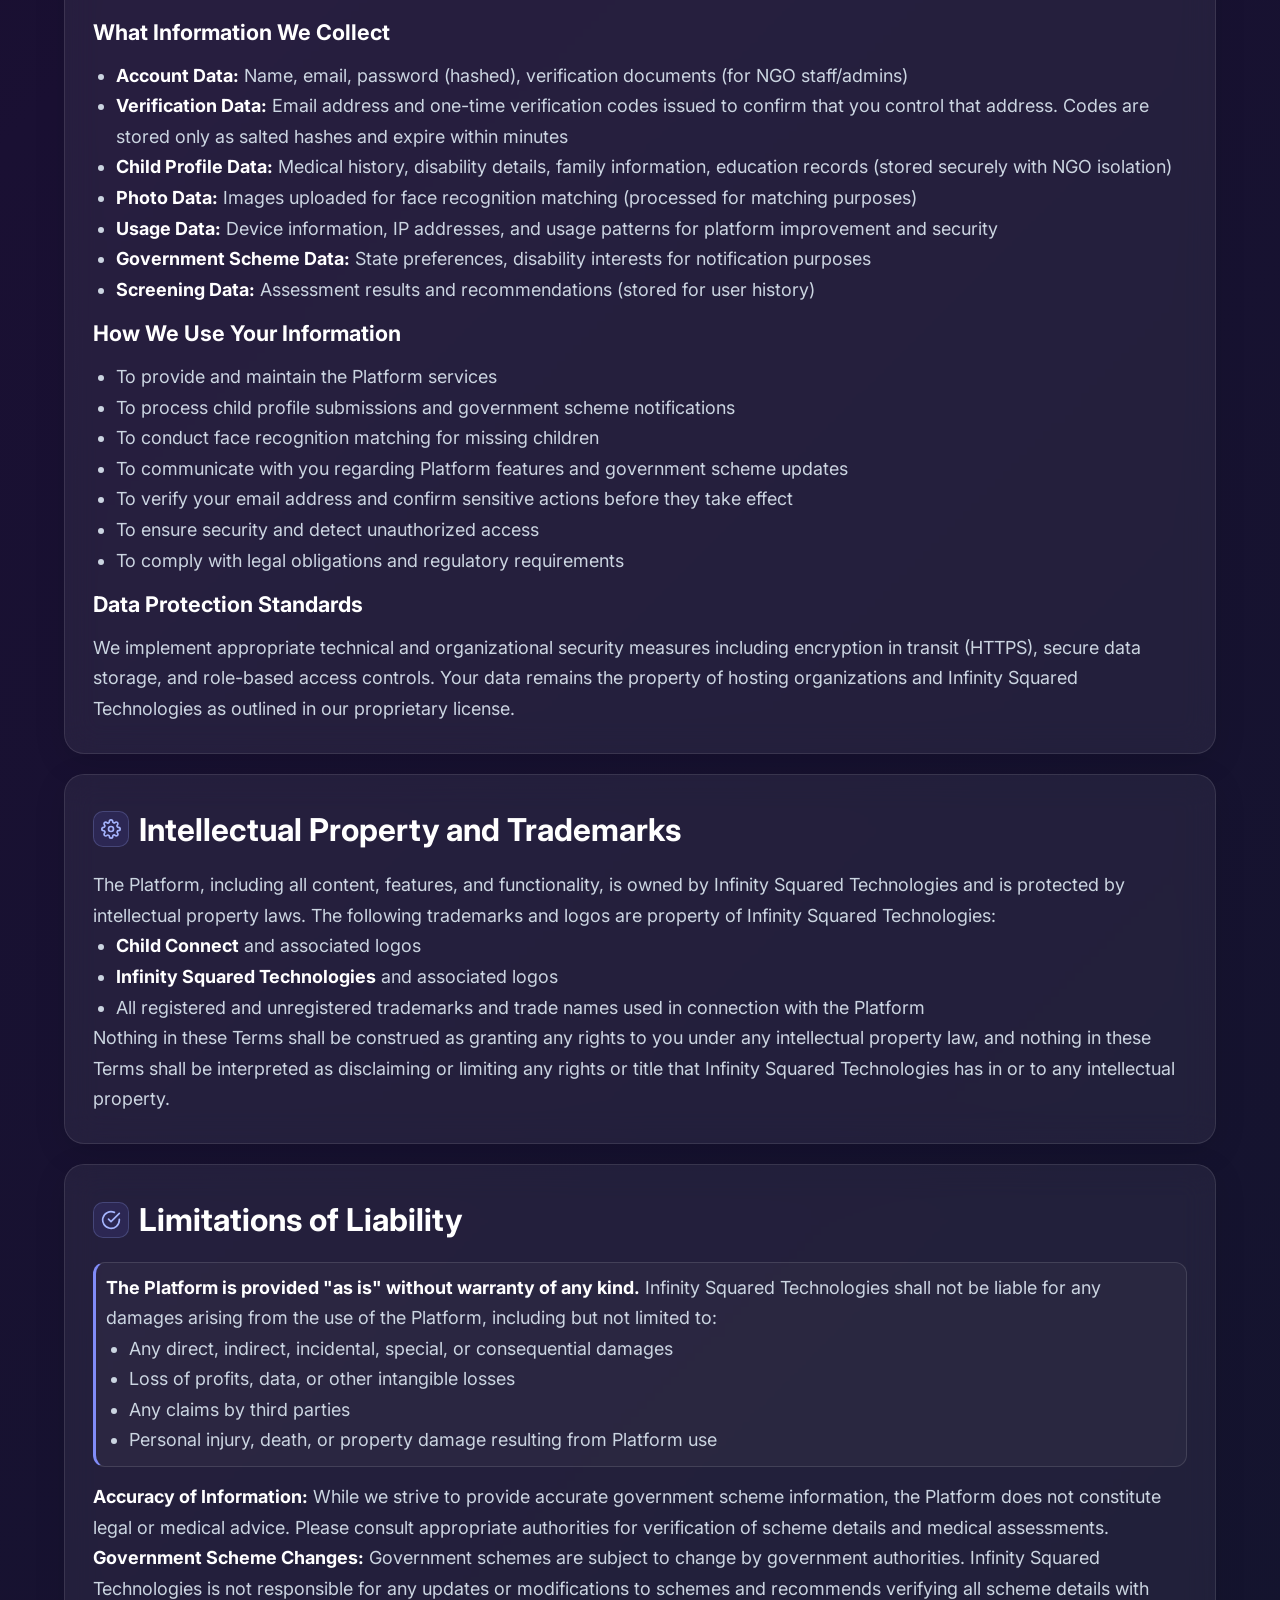
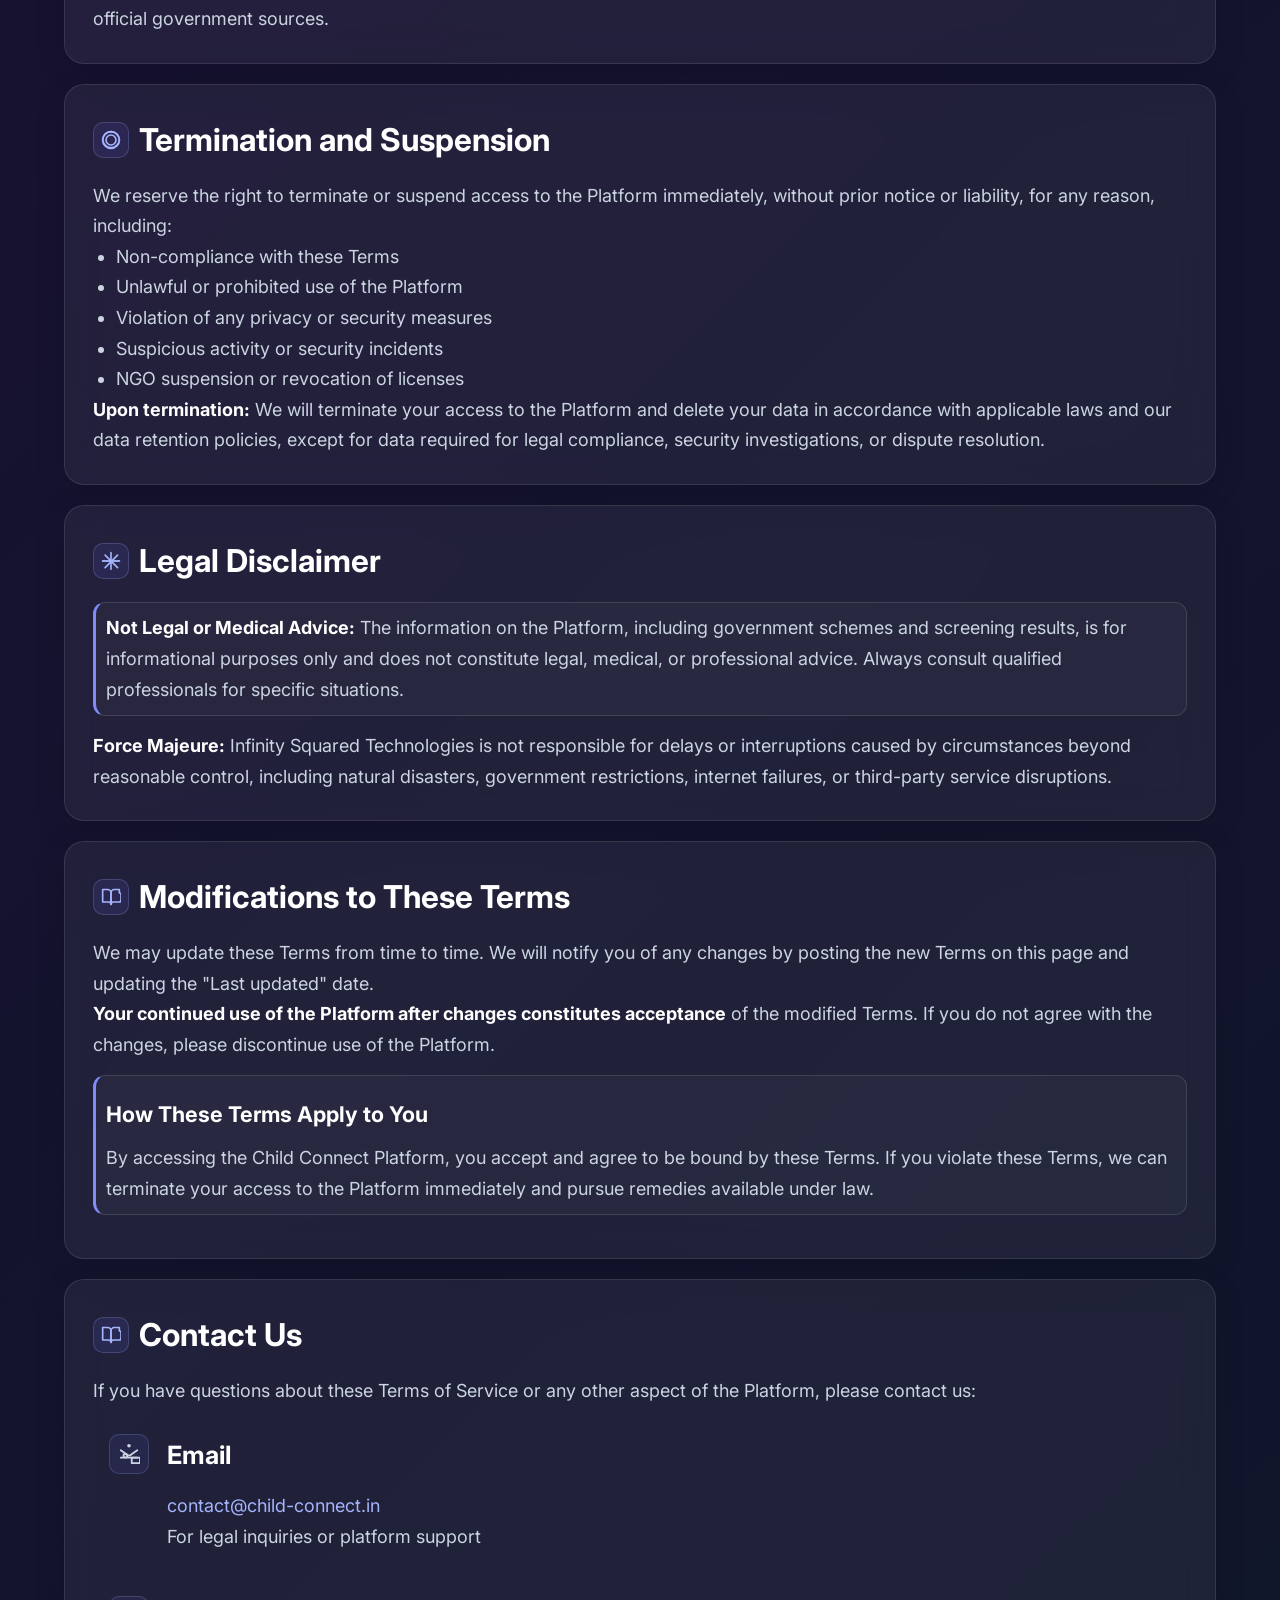
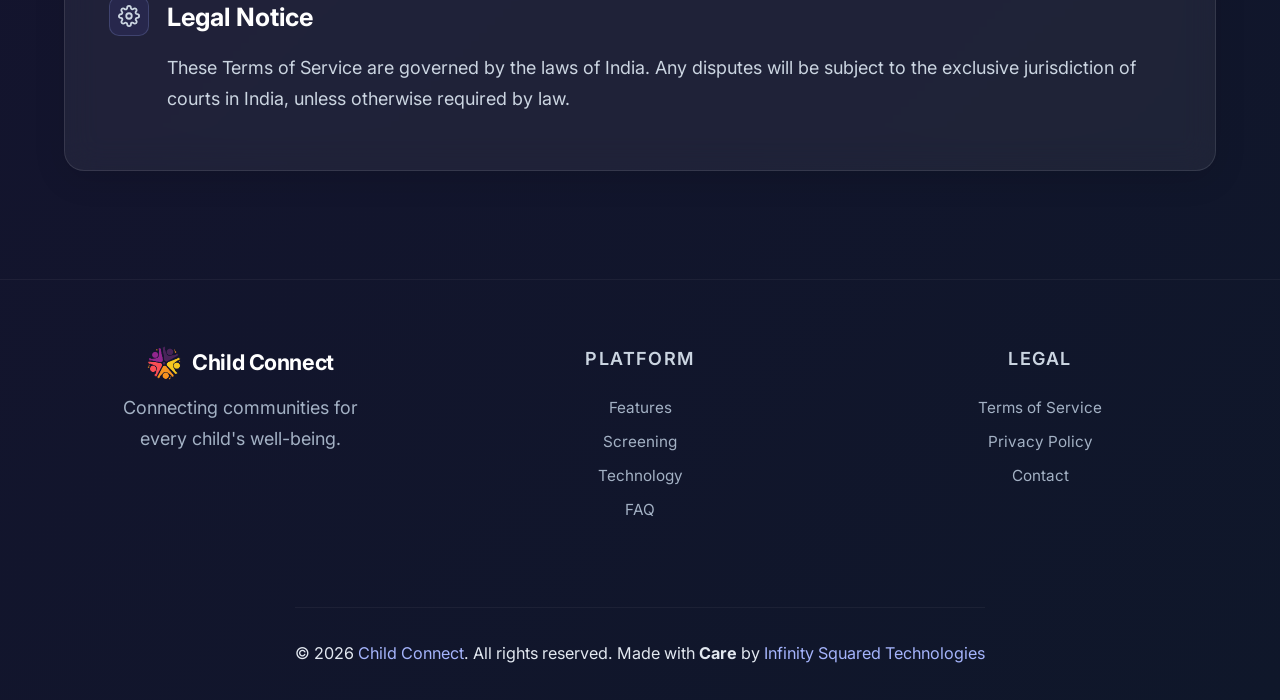
<file: terms-of-service.html>
<!doctype html>
<html lang="en">
    <head>
        <meta charset="UTF-8" />
        <meta name="viewport" content="width=device-width, initial-scale=1.0" />
        <title>Terms of Service | Child Connect</title>
        <link
            rel="icon"
            href="./assets/logos/icon-alpha.ico"
            type="image/x-icon"
        />
        <link rel="stylesheet" href="style.css?v=1" />
        <link rel="preconnect" href="https://fonts.googleapis.com" />
        <link rel="preconnect" href="https://fonts.gstatic.com" crossorigin />
        <link
            href="https://fonts.googleapis.com/css2?family=Inter:wght@300;400;500;600;700;800;900&display=swap"
            rel="stylesheet"
        />
    </head>
    <body>
        <div class="bg-blobs" aria-hidden="true">
            <div class="blob blob-1"></div>
            <div class="blob blob-2"></div>
            <div class="blob blob-3"></div>
            <div class="blob blob-4"></div>
        </div>

        <nav class="navbar" id="navbar">
            <div class="container nav-container">
                <a href="/" class="nav-logo" aria-label="Child Connect home">
                    <img
                        src="./assets/logos/alpha-logo-500.webp"
                        alt="Child Connect Logo"
                        class="logo-img"
                    />
                    <span class="logo-text">Child Connect</span>
                </a>
                <ul class="nav-links">
                    <li><a href="/" class="nav-cta">Back to Home</a></li>
                </ul>
            </div>
        </nav>

        <main class="tos-page">
            <header class="tos-header">
                <svg
                    class="legal-hero-icon"
                    viewBox="0 0 24 24"
                    fill="none"
                    stroke="currentColor"
                    stroke-width="2"
                    aria-hidden="true"
                >
                    <path
                        d="M14 3H7a2 2 0 0 0-2 2v14a2 2 0 0 0 2 2h10a2 2 0 0 0 2-2V8z"
                    ></path>
                    <path d="M14 3v5h5"></path>
                    <path d="m9 13 2 2 4-4"></path>
                </svg>
                <h1>Terms of Service</h1>
                <p>
                    Read carefully before using Child Connect | Last updated:
                    <span id="last-updated"></span>
                </p>
            </header>

            <section class="section">
                <h2>
                    <svg
                        viewBox="0 0 24 24"
                        fill="none"
                        stroke="currentColor"
                        stroke-width="2"
                    >
                        <circle cx="12" cy="12" r="10"></circle>
                        <path d="M12 16v-4"></path>
                        <path d="M12 8h.01"></path>
                    </svg>
                    Introduction and Acceptance
                </h2>
                <p>
                    <strong>Welcome to Child Connect</strong> ("the Platform"),
                    a digital platform developed by
                    <strong>Infinity Squared Technologies</strong> for managing
                    records of children with disabilities across multiple NGOs,
                    providing access to government schemes, and offering
                    disability screening services.
                </p>

                <div class="definition-box">
                    <strong>These Terms of Service (the "Terms")</strong> govern
                    your use of the Child Connect Platform and any related
                    services, including but not limited to child profile
                    management, public search functionality, government scheme
                    notifications, and disability screening assessments.
                </div>

                <p>
                    <strong
                        >By accessing or using the Platform, you agree to be
                        bound by these Terms</strong
                    >. If you do not agree with any part of these terms, please
                    do not use the Platform.
                </p>

                <p>
                    <strong
                        >These Terms form a legally binding agreement</strong
                    >
                    between you (or your legal guardian) and Infinity Squared
                    Technologies (hereinafter referred to as "we," "us," or
                    "our").
                </p>
            </section>

            <section class="section">
                <h2>
                    <svg
                        viewBox="0 0 24 24"
                        fill="none"
                        stroke="currentColor"
                        stroke-width="2"
                    >
                        <path
                            d="M14 2H6a2 2 0 0 0-2 2v16a2 2 0 0 0 2 2h12a2 2 0 0 0 2-2V8z"
                        ></path>
                        <polyline points="14 2 14 8 20 8"></polyline>
                        <line x1="16" y1="13" x2="8" y2="13"></line>
                        <line x1="16" y1="17" x2="8" y2="17"></line>
                        <polyline points="10 9 9 9 8 9"></polyline>
                    </svg>
                    Scope of Services
                </h2>
                <p>The Platform provides the following services:</p>

                <div class="subsection">
                    <h3>1. Child Profile Management</h3>
                    <ul>
                        <li>
                            <strong>For NGOs:</strong> Secure digital management
                            of child records with automatic data isolation
                            between different NGOs
                        </li>
                        <li>
                            <strong>For Parents:</strong> Access to profile
                            management features (subject to appropriate
                            permissions)
                        </li>
                        <li>
                            <strong>For Public Users:</strong> Anonymous search
                            functionality to locate missing children using face
                            recognition technology
                        </li>
                    </ul>
                </div>

                <div class="subsection">
                    <h3>2. Government Schemes Portal</h3>
                    <ul>
                        <li>
                            <strong>Scheme Notifications:</strong> Access to
                            government schemes relevant to children with
                            disabilities
                        </li>
                        <li>
                            <strong>State & Category Filtering:</strong> Search
                            and filter schemes by state and disability type
                        </li>
                        <li>
                            <strong>Subscription Feature:</strong> Opt-in
                            notifications for new schemes in your state/interest
                            area
                        </li>
                    </ul>
                </div>

                <div class="subsection">
                    <h3>3. Disability Screening Services</h3>
                    <ul>
                        <li>
                            <strong>Autism Screening:</strong> M-CHAT-R/F
                            assessments for toddlers
                        </li>
                        <li>
                            <strong>ADHD Screening:</strong> Vanderbilt Scale
                            assessments for school-age children
                        </li>
                        <li>
                            <strong>Intellectual Disability Screening:</strong>
                            Milestone assessments for all ages
                        </li>
                        <li>
                            <strong>Risk Assessment:</strong> Instant feedback
                            and recommendations based on assessment results
                        </li>
                    </ul>
                </div>

                <div class="subsection">
                    <h3>4. Public Search with Face Recognition</h3>
                    <ul>
                        <li>
                            <strong>Photo Match:</strong> Upload photos of
                            missing children for facial recognition matching
                        </li>
                        <li>
                            <strong>NGO Contact Only:</strong> Match results
                            reveal NGO contact information only, not specific
                            locations
                        </li>
                        <li>
                            <strong>Privacy Protection:</strong> Detailed
                            profiles remain isolated and inaccessible to
                            unauthorized parties
                        </li>
                    </ul>
                </div>

                <div class="subsection">
                    <h3>5. Nearby NGO Locator</h3>
                    <ul>
                        <li>
                            <strong>Location-Based Search:</strong> Uses your
                            current location to find NGOs near you
                        </li>
                        <li>
                            <strong>No Location Storage:</strong> Your location
                            is never stored or saved on our servers
                        </li>
                        <li>
                            <strong>Single Purpose Use:</strong> Location data
                            is used solely for finding nearby NGOs and for no
                            other purpose
                        </li>
                    </ul>
                </div>
            </section>

            <section class="section">
                <h2>
                    <svg
                        viewBox="0 0 24 24"
                        fill="none"
                        stroke="currentColor"
                        stroke-width="2"
                    >
                        <path
                            d="M17 21v-2a4 4 0 0 0-4-4H5a4 4 0 0 0-4 4v2"
                        ></path>
                        <circle cx="9" cy="7" r="4"></circle>
                        <path d="M23 21v-2a4 4 0 0 0-3-3.87"></path>
                        <path d="M16 3.13a4 4 0 0 1 0 7.75"></path>
                    </svg>
                    User Responsibilities
                </h2>
                <p>As a user of the Platform, you agree to:</p>

                <div class="subsection">
                    <h3>1. Legal Age and Capacity</h3>
                    <p>
                        You must be at least <strong>13 years old</strong> (or
                        the age of digital consent in your jurisdiction, if
                        higher) to use the Platform. Users under 18 require
                        parental consent. By using the Platform, you warrant
                        that you meet these age requirements.
                    </p>
                </div>

                <div class="subsection">
                    <h3>2. Content and Information Accuracy</h3>
                    <ul>
                        <li>
                            <strong>NGO Staff/Admins:</strong> You must provide
                            accurate information when creating profiles and
                            uploading documents. You are responsible for the
                            authenticity of all data you enter.
                        </li>
                        <li>
                            <strong>Parents:</strong> Ensure that screening
                            assessments are completed honestly and accurately
                            for your children.
                        </li>
                        <li>
                            <strong>Public Users:</strong> Do not upload
                            malicious content, defamatory material, or
                            information intended to harass individuals.
                        </li>
                    </ul>
                </div>

                <div class="subsection">
                    <h3>3. Privacy and Data Protection</h3>
                    <p>
                        <strong>Critical:</strong> Do not share your username,
                        password, or personal information with anyone. Never use
                        shared, public, or temporary passwords. Infinity Squared
                        Technologies cannot and will not recover lost passwords,
                        and account access lost due to compromised credentials
                        is at the user's risk.
                    </p>

                    <p>
                        <strong>Email verification:</strong> To protect users and
                        organisations, we verify email addresses with one-time
                        codes. Public applications are accepted only after the
                        contact address is verified, and sensitive actions such
                        as changing contact details, deleting a child record, or
                        approving an application require a fresh code. You must
                        use an address you control, never another person's
                        address, and never share a verification code with anyone.
                    </p>

                    <p>
                        <strong>For NGOs:</strong> Ensure that all data hosted
                        complies with applicable laws, privacy regulations, and
                        ethical standards. You are responsible for the security
                        and lawful use of all data on your instance.
                    </p>
                </div>

                <div class="subsection">
                    <h3>4. Platform Usage</h3>
                    <ul>
                        <li>
                            Do not access the Platform through automated means
                            (bots, scripts, scrapers) without authorization
                        </li>
                        <li>
                            Do not reverse engineer, decompile, or attempt to
                            derive source code from the Platform
                        </li>
                        <li>
                            Do not use any robots.txt or sitemap files to bypass
                            the Platform's intended functionality
                        </li>
                        <li>
                            Do not transmit unsolicited promotional material
                            (spam)
                        </li>
                        <li>
                            Do not upload content that contains viruses,
                            malware, or other harmful components
                        </li>
                        <li>
                            Do not use the Platform in any way that could damage
                            or impair the Platform
                        </li>
                    </ul>
                </div>

                <div class="subsection">
                    <h3>5. Intellectual Property Respect</h3>
                    <p>
                        Recognize that Infinity Squared Technologies owns the
                        Platform and all associated intellectual property. Do
                        not:
                    </p>
                    <ul>
                        <li>
                            Use the Platform in a way that causes trademark
                            infringement
                        </li>
                        <li>
                            Attempt to remove trademark or copyright notices
                        </li>
                        <li>
                            Use the Platform's materials for your own
                            promotional purposes
                        </li>
                    </ul>
                </div>
            </section>

            <section class="section">
                <h2>
                    <svg
                        viewBox="0 0 24 24"
                        fill="none"
                        stroke="currentColor"
                        stroke-width="2"
                    >
                        <rect
                            x="3"
                            y="3"
                            width="18"
                            height="18"
                            rx="2"
                            ry="2"
                        ></rect>
                        <line x1="3" y1="9" x2="21" y2="9"></line>
                        <line x1="9" y1="21" x2="9" y2="9"></line>
                    </svg>
                    Privacy Policy Overview
                </h2>
                <p>
                    <strong>Privacy is fundamental to Child Connect</strong>. By
                    using the Platform, you agree to the collection and use of
                    information in accordance with this Privacy Policy.
                </p>

                <div class="subsection">
                    <h3>What Information We Collect</h3>
                    <ul>
                        <li>
                            <strong>Account Data:</strong> Name, email, password
                            (hashed), verification documents (for NGO
                            staff/admins)
                        </li>
                        <li>
                            <strong>Verification Data:</strong> Email address and
                            one-time verification codes issued to confirm that
                            you control that address. Codes are stored only as
                            salted hashes and expire within minutes
                        </li>
                        <li>
                            <strong>Child Profile Data:</strong> Medical
                            history, disability details, family information,
                            education records (stored securely with NGO
                            isolation)
                        </li>
                        <li>
                            <strong>Photo Data:</strong> Images uploaded for
                            face recognition matching (processed for matching
                            purposes)
                        </li>
                        <li>
                            <strong>Usage Data:</strong> Device information, IP
                            addresses, and usage patterns for platform
                            improvement and security
                        </li>
                        <li>
                            <strong>Government Scheme Data:</strong> State
                            preferences, disability interests for notification
                            purposes
                        </li>
                        <li>
                            <strong>Screening Data:</strong> Assessment results
                            and recommendations (stored for user history)
                        </li>
                    </ul>
                </div>

                <div class="subsection">
                    <h3>How We Use Your Information</h3>
                    <ul>
                        <li>To provide and maintain the Platform services</li>
                        <li>
                            To process child profile submissions and government
                            scheme notifications
                        </li>
                        <li>
                            To conduct face recognition matching for missing
                            children
                        </li>
                        <li>
                            To communicate with you regarding Platform features
                            and government scheme updates
                        </li>
                        <li>
                            To verify your email address and confirm sensitive
                            actions before they take effect
                        </li>
                        <li>
                            To ensure security and detect unauthorized access
                        </li>
                        <li>
                            To comply with legal obligations and regulatory
                            requirements
                        </li>
                    </ul>
                </div>

                <div class="subsection">
                    <h3>Data Protection Standards</h3>
                    <p>
                        We implement appropriate technical and organizational
                        security measures including encryption in transit
                        (HTTPS), secure data storage, and role-based access
                        controls. Your data remains the property of hosting
                        organizations and Infinity Squared Technologies as
                        outlined in our proprietary license.
                    </p>
                </div>
            </section>

            <section class="section">
                <h2>
                    <svg
                        viewBox="0 0 24 24"
                        fill="none"
                        stroke="currentColor"
                        stroke-width="2"
                    >
                        <circle cx="12" cy="12" r="3"></circle>
                        <path
                            d="M19.4 15a1.65 1.65 0 0 0 .33 1.82l.06.06a2 2 0 0 1 0 2.83 2 2 0 0 1-2.83 0l-.06-.06a1.65 1.65 0 0 0-1.82-.33 1.65 1.65 0 0 0-1 1.51V21a2 2 0 0 1-2 2 2 2 0 0 1-2-2v-.09A1.65 1.65 0 0 0 9 19.4a1.65 1.65 0 0 0-1.82.33l-.06.06a2 2 0 0 1-2.83 0 2 2 0 0 1 0-2.83l.06-.06a1.65 1.65 0 0 0 .33-1.82 1.65 1.65 0 0 0-1.51-1H3a2 2 0 0 1-2-2 2 2 0 0 1 2-2h.09A1.65 1.65 0 0 0 4.6 9a1.65 1.65 0 0 0-.33-1.82l-.06-.06a2 2 0 0 1 0-2.83 2 2 0 0 1 2.83 0l.06.06a1.65 1.65 0 0 0 1.82.33H9a1.65 1.65 0 0 0 1-1.51V3a2 2 0 0 1 2-2 2 2 0 0 1 2 2v.09a1.65 1.65 0 0 0 1 1.51 1.65 1.65 0 0 0 1.82-.33l.06-.06a2 2 0 0 1 2.83 0 2 2 0 0 1 0 2.83l-.06.06a1.65 1.65 0 0 0-.33 1.82V9a1.65 1.65 0 0 0 1.51 1H21a2 2 0 0 1 2 2 2 2 0 0 1-2 2h-.09a1.65 1.65 0 0 0-1.51 1z"
                        ></path>
                    </svg>
                    Intellectual Property and Trademarks
                </h2>
                <p>
                    The Platform, including all content, features, and
                    functionality, is owned by Infinity Squared Technologies and
                    is protected by intellectual property laws. The following
                    trademarks and logos are property of Infinity Squared
                    Technologies:
                </p>
                <ul>
                    <li><strong>Child Connect</strong> and associated logos</li>
                    <li>
                        <strong>Infinity Squared Technologies</strong> and
                        associated logos
                    </li>
                    <li>
                        All registered and unregistered trademarks and trade
                        names used in connection with the Platform
                    </li>
                </ul>

                <p>
                    Nothing in these Terms shall be construed as granting any
                    rights to you under any intellectual property law, and
                    nothing in these Terms shall be interpreted as disclaiming
                    or limiting any rights or title that Infinity Squared
                    Technologies has in or to any intellectual property.
                </p>
            </section>

            <section class="section">
                <h2>
                    <svg
                        viewBox="0 0 24 24"
                        fill="none"
                        stroke="currentColor"
                        stroke-width="2"
                    >
                        <path d="M22 11.08V12a10 10 0 1 1-5.93-9.14"></path>
                        <polyline points="22 4 12 14.01 9 11.01"></polyline>
                    </svg>
                    Limitations of Liability
                </h2>
                <div class="disclaimer-box">
                    <p>
                        <strong
                            >The Platform is provided "as is" without warranty
                            of any kind.</strong
                        >
                        Infinity Squared Technologies shall not be liable for
                        any damages arising from the use of the Platform,
                        including but not limited to:
                    </p>
                    <ul>
                        <li>
                            Any direct, indirect, incidental, special, or
                            consequential damages
                        </li>
                        <li>
                            Loss of profits, data, or other intangible losses
                        </li>
                        <li>Any claims by third parties</li>
                        <li>
                            Personal injury, death, or property damage resulting
                            from Platform use
                        </li>
                    </ul>
                </div>

                <p>
                    <strong>Accuracy of Information:</strong> While we strive to
                    provide accurate government scheme information, the Platform
                    does not constitute legal or medical advice. Please consult
                    appropriate authorities for verification of scheme details
                    and medical assessments.
                </p>

                <p>
                    <strong>Government Scheme Changes:</strong> Government
                    schemes are subject to change by government authorities.
                    Infinity Squared Technologies is not responsible for any
                    updates or modifications to schemes and recommends verifying
                    all scheme details with official government sources.
                </p>
            </section>

            <section class="section">
                <h2>
                    <svg
                        viewBox="0 0 24 24"
                        fill="none"
                        stroke="currentColor"
                        stroke-width="2"
                    >
                        <circle cx="12" cy="12" r="10"></circle>
                        <path
                            d="M12 2a10 10 0 0 1 9.9 9.3c.1.2.2.4.2.6s-.1.4-.1.6a10 10 0 0 1-19.8 0c-.1-.2-.2-.4-.2-.6s.1-.4.1-.6A10 10 0 0 1 12 2z"
                        ></path>
                        <path d="M12 6a6 6 0 1 0 0 12 6 6 0 0 0 0-12z"></path>
                    </svg>
                    Termination and Suspension
                </h2>
                <p>
                    We reserve the right to terminate or suspend access to the
                    Platform immediately, without prior notice or liability, for
                    any reason, including:
                </p>
                <ul>
                    <li>Non-compliance with these Terms</li>
                    <li>Unlawful or prohibited use of the Platform</li>
                    <li>Violation of any privacy or security measures</li>
                    <li>Suspicious activity or security incidents</li>
                    <li>NGO suspension or revocation of licenses</li>
                </ul>

                <p>
                    <strong>Upon termination:</strong> We will terminate your
                    access to the Platform and delete your data in accordance
                    with applicable laws and our data retention policies, except
                    for data required for legal compliance, security
                    investigations, or dispute resolution.
                </p>
            </section>

            <section class="section">
                <h2>
                    <svg
                        viewBox="0 0 24 24"
                        fill="none"
                        stroke="currentColor"
                        stroke-width="2"
                    >
                        <line x1="2" y1="12" x2="22" y2="12"></line>
                        <path d="M12 2v20"></path>
                        <path d="M2 12h20"></path>
                        <path d="M4.93 4.93L19.87 19.87"></path>
                        <path d="M19.87 4.93L4.93 19.87"></path>
                    </svg>
                    Legal Disclaimer
                </h2>
                <div class="disclaimer-box">
                    <p>
                        <strong>Not Legal or Medical Advice:</strong> The
                        information on the Platform, including government
                        schemes and screening results, is for informational
                        purposes only and does not constitute legal, medical, or
                        professional advice. Always consult qualified
                        professionals for specific situations.
                    </p>
                </div>

                <p>
                    <strong>Force Majeure:</strong> Infinity Squared
                    Technologies is not responsible for delays or interruptions
                    caused by circumstances beyond reasonable control, including
                    natural disasters, government restrictions, internet
                    failures, or third-party service disruptions.
                </p>
            </section>

            <section class="section">
                <h2>
                    <svg
                        viewBox="0 0 24 24"
                        fill="none"
                        stroke="currentColor"
                        stroke-width="2"
                    >
                        <path
                            d="M2 3h6a4 4 0 0 1 4 4v14a3 3 0 0 0-3-3H2z"
                        ></path>
                        <path
                            d="M22 3h-6a4 4 0 0 0-4 4v14a3 3 0 0 1 3-3h7a2 2 0 0 0 2-2v-7a2 2 0 0 0-2-2z"
                        ></path>
                    </svg>
                    Modifications to These Terms
                </h2>
                <p>
                    We may update these Terms from time to time. We will notify
                    you of any changes by posting the new Terms on this page and
                    updating the "Last updated" date.
                </p>

                <p>
                    <strong
                        >Your continued use of the Platform after changes
                        constitutes acceptance</strong
                    >
                    of the modified Terms. If you do not agree with the changes,
                    please discontinue use of the Platform.
                </p>

                <div class="acceptance-box">
                    <h3>How These Terms Apply to You</h3>
                    <p>
                        By accessing the Child Connect Platform, you accept and
                        agree to be bound by these Terms. If you violate these
                        Terms, we can terminate your access to the Platform
                        immediately and pursue remedies available under law.
                    </p>
                </div>
            </section>

            <section class="section">
                <h2>
                    <svg
                        viewBox="0 0 24 24"
                        fill="none"
                        stroke="currentColor"
                        stroke-width="2"
                    >
                        <path
                            d="M2 3h6a4 4 0 0 1 4 4v14a3 3 0 0 0-3-3H2z"
                        ></path>
                        <path
                            d="M22 3h-6a4 4 0 0 0-4 4v14a3 3 0 0 1 3-3h7a2 2 0 0 0 2-2v-7a2 2 0 0 0-2-2z"
                        ></path>
                    </svg>
                    Contact Us
                </h2>
                <p>
                    If you have questions about these Terms of Service or any other
                    aspect of the Platform, please contact us:
                </p>

                <div class="contact-card">
                    <svg
                        viewBox="0 0 24 24"
                        fill="none"
                        stroke="currentColor"
                        stroke-width="2"
                    >
                        <path d="M3 8l7.89 5.26a2 2 0 0 0 2.42 0L21 8"></path>
                        <path d="M3 16h18"></path>
                        <rect x="15" y="16" width="9" height="6"></rect>
                        <path d="M6 14a2 2 0 1 0 4 0 2 2 0 0 0-4 0z"></path>
                        <circle cx="12" cy="3" r="1"></circle>
                    </svg>
                    <div class="content">
                        <h4>Email</h4>
                        <p>
                            <a
                                href="mailto:contact@child-connect.in"
                                >contact@child-connect.in</a
                            >
                        </p>
                        <p>
                            For legal inquiries or platform support
                        </p>
                    </div>
                </div>

                <div class="contact-card">
                    <svg
                        viewBox="0 0 24 24"
                        fill="none"
                        stroke="currentColor"
                        stroke-width="2"
                    >
                        <circle cx="12" cy="12" r="3"></circle>
                        <path
                            d="M19.4 15a1.65 1.65 0 0 0 .33 1.82l.06.06a2 2 0 0 1 0 2.83 2 2 0 0 1-2.83 0l-.06-.06a1.65 1.65 0 0 0-1.82-.33 1.65 1.65 0 0 0-1 1.51V21a2 2 0 0 1-2 2 2 2 0 0 1-2-2v-.09A1.65 1.65 0 0 0 9 19.4a1.65 1.65 0 0 0-1.82.33l-.06.06a2 2 0 0 1-2.83 0 2 2 0 0 1 0-2.83l.06-.06a1.65 1.65 0 0 0 .33-1.82 1.65 1.65 0 0 0-1.51-1H3a2 2 0 0 1-2-2 2 2 0 0 1 2-2h.09A1.65 1.65 0 0 0 4.6 9a1.65 1.65 0 0 0-.33-1.82l-.06-.06a2 2 0 0 1 0-2.83 2 2 0 0 1 2.83 0l.06.06a1.65 1.65 0 0 0 1.82.33H9a1.65 1.65 0 0 0 1-1.51V3a2 2 0 0 1 2-2 2 2 0 0 1 2 2v.09a1.65 1.65 0 0 0 1 1.51 1.65 1.65 0 0 0 1.82-.33l.06-.06a2 2 0 0 1 2.83 0 2 2 0 0 1 0 2.83l-.06.06a1.65 1.65 0 0 0-.33 1.82V9a1.65 1.65 0 0 0 1.51 1H21a2 2 0 0 1 2 2 2 2 0 0 1-2 2h-.09a1.65 1.65 0 0 0-1.51 1z"
                        ></path>
                    </svg>
                    <div class="content">
                        <h4>Legal Notice</h4>
                        <p>
                            These Terms of Service are governed by the laws of
                            India. Any disputes will be subject to the exclusive
                            jurisdiction of courts in India, unless otherwise
                            required by law.
                        </p>
                    </div>
                </div>
            </section>
        </main>

        <footer class="footer legal-footer">
            <div class="container footer-container">
                <div class="footer-brand">
                    <div class="footer-logo-row">
                        <img
                            src="./assets/logos/alpha-logo-500.webp"
                            alt="Child Connect Logo"
                            class="footer-logo"
                            loading="lazy"
                            decoding="async"
                        />
                        <span class="footer-logo-text">Child Connect</span>
                    </div>
                    <p>Connecting communities for every child's well-being.</p>
                </div>
                <div class="footer-links">
                    <div class="footer-col">
                        <h4>Platform</h4>
                        <a href="#features">Features</a>
                        <a href="#screening">Screening</a>
                        <a href="#tech">Technology</a>
                        <a href="#faq">FAQ</a>
                    </div>
                </div>
                <div class="footer-links">
                    <div class="footer-col">
                        <h4>Legal</h4>
                        <a href="terms-of-service.html">Terms of Service</a>
                        <a href="privacy-policy.html">Privacy Policy</a>
                        <a href="mailto:contact@child-connect.in"
                            >Contact</a
                        >
                    </div>
                </div>
                <div class="footer-bottom">
                    <p>
                        &copy; <span id="current-year"></span>
                        <a href="/">Child Connect</a>. All rights reserved.
                        <span class="footer-full-text">
                            Made with <strong>Care</strong> by
                            <a
                                href="https://infinitysquaredtech.com"
                                target="_blank"
                                >Infinity Squared Technologies</a
                            >
                        </span>
                    </p>
                </div>
            </div>
        </footer>

        <script>
            document.getElementById("current-year").textContent =
                new Date().getFullYear();
        </script>
        <script>
            // Exact date these Terms were last updated — update this constant
            // whenever the Terms are revised.
            const LAST_UPDATED = "September 19, 2026";

            document.getElementById("last-updated").textContent =
                LAST_UPDATED;
        </script>
    </body>
</html>
</file>
<file: style.css>
/* =============================================
   CHILD CONNECT — One Page Website
   Glassmorphism Design System
   ============================================= */

/* ---------- CSS Reset & Variables ---------- */
*,
*::before,
*::after {
    margin: 0;
    padding: 0;
    box-sizing: border-box;
}

a {
    color: inherit;
    text-decoration: none;
}

:root {
    /* Primary palette */
    --primary-50: #eef2ff;
    --primary-100: #e0e7ff;
    --primary-200: #c7d2fe;
    --primary-300: #a5b4fc;
    --primary-400: #818cf8;
    --primary-500: #6366f1;
    --primary-600: #4f46e5;
    --primary-700: #4338ca;

    /* Accent / warm */
    --accent-400: #f472b6;
    --accent-500: #ec4899;
    --accent-600: #db2777;

    /* Neutrals */
    --gray-50: #f8fafc;
    --gray-100: #f1f5f9;
    --gray-200: #e2e8f0;
    --gray-300: #cbd5e1;
    --gray-400: #c4cfdb;
    --gray-500: #a3b1c4;
    --gray-600: #8494a9;
    --gray-700: #334155;
    --gray-800: #1e293b;
    --gray-900: #0f172a;
    --gray-950: #020617;

    /* Glassmorphism */
    --glass-bg: rgba(255, 255, 255, 0.06);
    --glass-bg-hover: rgba(255, 255, 255, 0.1);
    --glass-border: rgba(255, 255, 255, 0.1);
    --glass-border-hover: rgba(255, 255, 255, 0.2);
    --glass-shadow: 0 8px 32px rgba(0, 0, 0, 0.12);
    --glass-blur: 16px;

    /* Gradients */
    --gradient-primary: linear-gradient(
        135deg,
        var(--primary-400),
        var(--accent-500)
    );
    --gradient-bg: linear-gradient(
        135deg,
        #0c0a1a 0%,
        #1a1033 40%,
        #0f172a 100%
    );

    /* Typography */
    --font-family:
        "Inter", -apple-system, BlinkMacSystemFont, "Segoe UI", Roboto,
        sans-serif;

    /* Spacing */
    --section-padding: 120px 0;
    --container-width: 1200px;

    /* Transitions */
    --transition-fast: 0.2s ease;
    --transition-base: 0.3s ease;
    --transition-slow: 0.5s ease;

    /* Border radius */
    --radius-sm: 8px;
    --radius-md: 12px;
    --radius-lg: 20px;
    --radius-xl: 28px;
}

html {
    font-size: 18px;
    scroll-behavior: smooth;
    -webkit-font-smoothing: antialiased;
    -moz-osx-font-smoothing: grayscale;
}

body {
    font-family: var(--font-family);
    background: var(--gradient-bg);
    color: var(--gray-300);
    line-height: 1.7;
    overflow-x: hidden;
    min-height: 100vh;
}

/* ---------- Background Blobs ---------- */
.bg-blobs {
    position: fixed;
    inset: 0;
    z-index: 0;
    pointer-events: none;
    overflow: hidden;
}

.blob {
    position: absolute;
    border-radius: 50%;
    filter: blur(120px);
    opacity: 0.35;
    animation: blobFloat 20s ease-in-out infinite;
}

.blob-1 {
    width: 600px;
    height: 600px;
    background: var(--primary-600);
    top: -10%;
    left: -5%;
    animation-delay: 0s;
}

.blob-2 {
    width: 500px;
    height: 500px;
    background: var(--accent-600);
    top: 40%;
    right: -10%;
    animation-delay: -5s;
    animation-duration: 25s;
}

.blob-3 {
    width: 450px;
    height: 450px;
    background: #7c3aed;
    bottom: 10%;
    left: 20%;
    animation-delay: -10s;
    animation-duration: 22s;
}

.blob-4 {
    width: 350px;
    height: 350px;
    background: var(--primary-400);
    top: 20%;
    left: 50%;
    animation-delay: -15s;
    animation-duration: 28s;
}

@keyframes blobFloat {
    0%,
    100% {
        transform: translate(0, 0) scale(1);
    }
    25% {
        transform: translate(30px, -50px) scale(1.05);
    }
    50% {
        transform: translate(-20px, 20px) scale(0.95);
    }
    75% {
        transform: translate(40px, 30px) scale(1.02);
    }
}

/* ---------- Layout ---------- */
.container {
    max-width: var(--container-width);
    margin: 0 auto;
    padding: 0 24px;
    position: relative;
    z-index: 1;
}

.section {
    padding: var(--section-padding);
    position: relative;
}

/* ---------- Glass Components ---------- */
.glass-card {
    background: var(--glass-bg);
    backdrop-filter: blur(var(--glass-blur));
    -webkit-backdrop-filter: blur(var(--glass-blur));
    border: 1px solid var(--glass-border);
    border-radius: var(--radius-lg);
    box-shadow: var(--glass-shadow);
    transition: all var(--transition-base);
}

.glass-card:hover {
    background: var(--glass-bg-hover);
    border-color: var(--glass-border-hover);
    transform: translateY(-2px);
    box-shadow: 0 12px 40px rgba(0, 0, 0, 0.2);
}

.glass-subtle {
    background: rgba(255, 255, 255, 0.04);
    backdrop-filter: blur(8px);
    -webkit-backdrop-filter: blur(8px);
    border: 1px solid rgba(255, 255, 255, 0.06);
    border-radius: var(--radius-sm);
}

/* ---------- Gradient Text ---------- */
.gradient-text {
    background: var(--gradient-primary);
    -webkit-background-clip: text;
    background-clip: text;
    -webkit-text-fill-color: transparent;
}

/* ---------- Navigation ---------- */
.navbar {
    position: fixed;
    top: 0;
    left: 0;
    right: 0;
    z-index: 1000;
    padding: 16px 0;
    transition: all var(--transition-base);
}

.navbar.scrolled {
    background: rgba(12, 10, 26, 0.8);
    backdrop-filter: blur(20px);
    -webkit-backdrop-filter: blur(20px);
    border-bottom: 1px solid rgba(255, 255, 255, 0.06);
    padding: 10px 0;
}

.nav-container {
    display: flex;
    align-items: center;
    justify-content: space-between;
}

.nav-logo {
    display: flex;
    align-items: center;
    gap: 10px;
    text-decoration: none;
    color: white;
    font-weight: 700;
    font-size: 1.15rem;
}

.logo-img {
    height: 36px;
    width: auto;
    border-radius: 8px;
}

.logo-text {
    letter-spacing: -0.02em;
}

.nav-links {
    display: flex;
    align-items: center;
    gap: 8px;
    list-style: none;
}

.nav-links li {
    transition:
        transform var(--transition-fast),
        opacity var(--transition-fast);
}

.nav-links a {
    color: var(--gray-400);
    text-decoration: none;
    font-size: 0.875rem;
    font-weight: 500;
    padding: 8px 14px;
    border-radius: var(--radius-sm);
    transition: color var(--transition-fast);
}

.nav-links a:hover {
    color: white;
}

.nav-cta {
    background: var(--gradient-primary) !important;
    color: white !important;
    padding: 8px 20px !important;
    border-radius: 100px !important;
    font-weight: 600 !important;
}

.nav-cta:hover {
    opacity: 0.9;
    transform: translateY(-1px);
}

.nav-toggle {
    display: none;
    flex-direction: column;
    gap: 5px;
    background: none;
    border: none;
    cursor: pointer;
    padding: 4px;
}

.nav-toggle span {
    display: block;
    width: 24px;
    height: 2px;
    background: var(--gray-300);
    border-radius: 2px;
    transition: all var(--transition-fast);
}

/* ---------- Buttons ---------- */
.btn {
    display: inline-flex;
    align-items: center;
    gap: 8px;
    padding: 12px 28px;
    border-radius: 100px;
    font-family: var(--font-family);
    font-size: 0.95rem;
    font-weight: 600;
    text-decoration: none;
    cursor: pointer;
    transition: all var(--transition-base);
    border: none;
}

.btn-primary {
    background: var(--gradient-primary);
    color: white;
    box-shadow: 0 4px 16px rgba(99, 102, 241, 0.3);
}

.btn-primary:hover {
    box-shadow: 0 8px 28px rgba(99, 102, 241, 0.45);
    transform: translateY(-2px);
}

.btn-glass {
    background: var(--glass-bg);
    backdrop-filter: blur(12px);
    -webkit-backdrop-filter: blur(12px);
    border: 1px solid var(--glass-border);
    color: var(--gray-200);
}

.btn-glass:hover {
    background: var(--glass-bg-hover);
    border-color: var(--glass-border-hover);
    color: white;
    transform: translateY(-2px);
}

.btn-lg {
    padding: 16px 36px;
    font-size: 1.05rem;
}

/* ---------- Section Headers ---------- */
.section-header {
    text-align: center;
    max-width: 680px;
    margin: 0 auto 72px;
}

.section-tag {
    display: inline-block;
    padding: 8px 20px;
    font-size: 1.2rem;
    font-weight: 600;
    text-transform: none;
    letter-spacing: 0.01em;
    color: var(--primary-300);
    margin-bottom: 20px;
    border-radius: 100px;
}

.section-title {
    font-size: clamp(2rem, 4vw, 2.75rem);
    font-weight: 800;
    color: white;
    line-height: 1.2;
    letter-spacing: -0.03em;
    margin-bottom: 16px;
}

.section-subtitle {
    font-size: 1.05rem;
    color: var(--gray-400);
    line-height: 1.7;
}

/* ---------- Hero ---------- */
.hero {
    min-height: 100vh;
    display: flex;
    align-items: center;
    padding: 120px 0 80px;
}

.hero-container {
    display: grid;
    grid-template-columns: 1fr 1fr;
    gap: 64px;
    align-items: center;
}

.hero-badge {
    display: inline-flex;
    align-items: center;
    gap: 8px;
    padding: 8px 18px;
    font-size: 0.8rem;
    font-weight: 500;
    color: var(--primary-300);
    margin-bottom: 24px;
}

.badge-dot {
    width: 8px;
    height: 8px;
    background: #22c55e;
    border-radius: 50%;
    animation: pulse 2s ease-in-out infinite;
}

@keyframes pulse {
    0%,
    100% {
        opacity: 1;
    }
    50% {
        opacity: 0.4;
    }
}

.hero-title {
    font-size: clamp(2.5rem, 5.5vw, 3.75rem);
    font-weight: 800;
    color: white;
    line-height: 1.1;
    letter-spacing: -0.04em;
    margin-bottom: 20px;
}

.hero-subtitle {
    font-size: 1.1rem;
    color: var(--gray-400);
    line-height: 1.75;
    margin-bottom: 32px;
    max-width: 520px;
}

.hero-actions {
    display: flex;
    gap: 14px;
    flex-wrap: wrap;
    margin-bottom: 48px;
}

.hero-stats {
    display: flex;
    align-items: center;
    gap: 24px;
    flex-wrap: wrap;
}

.stat {
    text-align: center;
}

.stat-number {
    display: block;
    font-size: 1.75rem;
    font-weight: 800;
    color: white;
    letter-spacing: -0.02em;
}

.stat-label {
    display: block;
    font-size: 0.75rem;
    color: var(--gray-500);
    text-transform: uppercase;
    letter-spacing: 0.05em;
    margin-top: 2px;
}

.stat-divider {
    width: 1px;
    height: 36px;
    background: rgba(255, 255, 255, 0.1);
}

/* Hero Visual / Mock Dashboard */
.hero-visual {
    position: relative;
}

.hero-card {
    padding: 0;
    overflow: hidden;
}

.hero-card:hover {
    transform: none;
}

.hero-card-header {
    display: flex;
    align-items: center;
    gap: 12px;
    padding: 14px 20px;
    border-bottom: 1px solid rgba(255, 255, 255, 0.06);
}

.card-dots {
    display: flex;
    gap: 6px;
}

.dot {
    width: 10px;
    height: 10px;
    border-radius: 50%;
}

.dot-red {
    background: #ef4444;
}
.dot-yellow {
    background: #eab308;
}
.dot-green {
    background: #22c55e;
}

.card-title {
    font-size: 0.8rem;
    color: var(--gray-500);
    font-weight: 500;
}

.hero-card-body {
    padding: 20px;
}

.mock-stat-row {
    display: grid;
    grid-template-columns: 1fr 1fr;
    gap: 12px;
    margin-bottom: 20px;
}

.mock-stat {
    padding: 16px;
    text-align: center;
    border-radius: var(--radius-md);
}

.mock-stat-icon {
    font-size: 1.5rem;
    display: block;
    margin-bottom: 6px;
}

.mock-stat-value {
    display: block;
    font-size: 1.5rem;
    font-weight: 800;
    color: white;
    letter-spacing: -0.02em;
}

.mock-stat-label {
    font-size: 0.7rem;
    color: var(--gray-100);
    text-transform: uppercase;
    letter-spacing: 0.05em;
}

.mock-chart {
    display: flex;
    align-items: flex-end;
    gap: 16px;
    height: 100px;
    padding: 12px 10px;
    margin-bottom: 16px;
    border-radius: var(--radius-sm);
    background: rgba(255, 255, 255, 0.02);
}

.chart-bar {
    flex: 1;
    height: var(--height);
    background: var(--gradient-primary);
    border-radius: 6px 6px 0 0;
    position: relative;
    animation: barGrow 1.5s ease-out forwards;
    transform-origin: bottom;
}

.chart-bar::after {
    content: attr(data-label);
    position: absolute;
    bottom: -20px;
    left: 50%;
    transform: translateX(-50%);
    font-size: 0.6rem;
    color: var(--gray-500);
    white-space: nowrap;
}

@keyframes barGrow {
    from {
        transform: scaleY(0);
    }
    to {
        transform: scaleY(1);
    }
}

.mock-list {
    display: flex;
    flex-direction: column;
    gap: 8px;
    margin-top: 28px;
}

.mock-list-item {
    display: flex;
    align-items: center;
    gap: 12px;
    padding: 10px 14px;
    border-radius: var(--radius-sm);
}

.mock-avatar {
    width: 32px;
    height: 32px;
    border-radius: 50%;
    background: var(--gradient-primary);
    flex-shrink: 0;
}

.mock-text {
    flex: 1;
    display: flex;
    flex-direction: column;
    gap: 4px;
}

.mock-line {
    height: 8px;
    border-radius: 4px;
    background: rgba(255, 255, 255, 0.08);
}

.w-60 {
    width: 60%;
}
.w-50 {
    width: 50%;
}
.w-40 {
    width: 40%;
}
.w-30 {
    width: 30%;
}

.mock-badge {
    font-size: 0.65rem;
    padding: 3px 10px;
    border-radius: 100px;
    background: rgba(34, 197, 94, 0.15);
    color: #4ade80;
    font-weight: 600;
}

/* ---------- Features Grid ---------- */
.features-grid {
    display: grid;
    grid-template-columns: repeat(3, 1fr);
    gap: 20px;
}

.feature-card {
    padding: 32px 24px;
    text-align: center;
    display: flex;
    flex-direction: column;
    align-items: center;
}

.feature-icon {
    width: 52px;
    height: 52px;
    display: flex;
    align-items: center;
    justify-content: center;
    border-radius: var(--radius-md);
    background: rgba(99, 102, 241, 0.12);
    color: var(--primary-400);
    margin-bottom: 20px;
}

.feature-card h3 {
    font-size: 1.05rem;
    font-weight: 700;
    color: white;
    margin-bottom: 8px;
}

.feature-card p {
    font-size: 0.88rem;
    color: var(--gray-400);
    line-height: 1.6;
}

/* ---------- How It Works / Steps ---------- */
.steps-container {
    display: flex;
    flex-direction: column;
    gap: 0;
    max-width: 720px;
    margin: 0 auto;
}

.step {
    display: grid;
    grid-template-columns: auto 1fr auto;
    gap: 24px;
    align-items: center;
    padding: 28px 32px;
}

.step-number {
    font-size: 2.5rem;
    font-weight: 900;
    background: var(--gradient-primary);
    -webkit-background-clip: text;
    background-clip: text;
    -webkit-text-fill-color: transparent;
    line-height: 1;
    letter-spacing: -0.04em;
}

.step-content h3 {
    font-size: 1.15rem;
    font-weight: 700;
    color: white;
    margin-bottom: 4px;
}

.step-content p {
    font-size: 0.9rem;
    color: var(--gray-400);
}

.step-icon {
    color: var(--primary-400);
    opacity: 0.5;
}

.step-connector {
    width: 2px;
    height: 32px;
    background: linear-gradient(180deg, var(--glass-border), transparent);
    margin: 0 auto;
}

/* ---------- Screening Cards ---------- */
.screening-grid {
    display: grid;
    grid-template-columns: repeat(3, 1fr);
    gap: 24px;
}

.screening-card {
    padding: 32px 28px;
}

.screening-header {
    display: flex;
    flex-direction: column;
    align-items: center;
    gap: 12px;
    margin-bottom: 20px;
}

.screening-icon {
    width: 48px;
    height: 48px;
    display: flex;
    align-items: center;
    justify-content: center;
    border-radius: var(--radius-md);
}

.screening-icon.autism {
    background: rgba(59, 130, 246, 0.12);
    color: #60a5fa;
}
.screening-icon.adhd {
    background: rgba(249, 115, 22, 0.12);
    color: #fb923c;
}
.screening-icon.intellectual {
    background: rgba(168, 85, 247, 0.12);
    color: #c084fc;
}

.screening-type {
    font-size: 0.75rem;
    font-weight: 600;
    text-transform: uppercase;
    letter-spacing: 0.05em;
    color: var(--gray-500);
    text-align: center;
}

.screening-card h3 {
    font-size: 1.25rem;
    font-weight: 800;
    color: white;
    margin-bottom: 8px;
    text-align: center;
}

.screening-card p {
    font-size: 0.88rem;
    color: var(--gray-400);
    line-height: 1.6;
    margin-bottom: 16px;
}

.screening-features {
    list-style: none;
    display: flex;
    flex-direction: column;
    gap: 8px;
}

.screening-features li {
    display: flex;
    align-items: center;
    gap: 8px;
    font-size: 0.82rem;
    color: var(--gray-400);
}

.screening-features li::before {
    content: "";
    width: 6px;
    height: 6px;
    border-radius: 50%;
    background: var(--primary-400);
    flex-shrink: 0;
}

/* ---------- Roles Grid ---------- */
.roles-grid {
    display: grid;
    grid-template-columns: repeat(4, 1fr);
    gap: 20px;
}

.role-card {
    padding: 28px 24px;
    text-align: center;
}

.role-icon {
    width: 56px;
    height: 56px;
    display: flex;
    align-items: center;
    justify-content: center;
    border-radius: var(--radius-md);
    margin: 0 auto 16px;
}

.role-icon.super-admin {
    background: rgba(239, 68, 68, 0.12);
    color: #f87171;
}
.role-icon.master-admin {
    background: rgba(249, 115, 22, 0.12);
    color: #fb923c;
}
.role-icon.admin {
    background: rgba(234, 179, 8, 0.12);
    color: #facc15;
}
.role-icon.staff {
    background: rgba(34, 197, 94, 0.12);
    color: #4ade80;
}
.role-icon.parent {
    background: rgba(236, 72, 153, 0.12);
    color: #f472b6;
}
.role-icon.public {
    background: rgba(99, 102, 241, 0.12);
    color: #818cf8;
}

.role-card h3 {
    font-size: 1.05rem;
    font-weight: 700;
    color: white;
    margin-bottom: 8px;
}

.role-card p {
    font-size: 0.85rem;
    color: var(--gray-400);
    line-height: 1.6;
}

/* ---------- Technology Section ---------- */
.tech-layout {
    display: grid;
    grid-template-columns: 1fr 1fr;
    gap: 28px;
    align-items: start;
}

.tech-logos-grid {
    display: flex;
    flex-direction: column;
    gap: 15px;
}

.tech-logo-card {
    display: flex;
    align-items: center;
    gap: 28px;
    padding: 28px 32px;
    position: relative;
    overflow: hidden;
}

.tech-logo-card::before {
    content: "";
    position: absolute;
    inset: 0;
    background: radial-gradient(
        ellipse at left center,
        rgba(99, 102, 241, 0.06),
        transparent 70%
    );
    opacity: 0;
    transition: opacity var(--transition-base);
}

.tech-logo-card:hover::before {
    opacity: 1;
}

.tech-logo-card:hover {
    transform: translateX(4px);
    border-color: rgba(255, 255, 255, 0.18);
    box-shadow: 0 16px 48px rgba(0, 0, 0, 0.25);
}

.tech-logo-icon-wrap {
    position: relative;
    flex-shrink: 0;
    width: 88px;
    height: 88px;
    display: flex;
    align-items: center;
    justify-content: center;
    border-radius: var(--radius-md);
    background: rgba(255, 255, 255, 0.04);
    border: 1px solid rgba(255, 255, 255, 0.08);
    transition: all var(--transition-base);
}

.tech-logo-card:hover .tech-logo-icon-wrap {
    background: rgba(99, 102, 241, 0.08);
    border-color: rgba(99, 102, 241, 0.3);
    box-shadow: 0 0 28px rgba(99, 102, 241, 0.2);
}

.tech-logo-img {
    width: 56px;
    height: 56px;
    object-fit: contain;
    filter: grayscale(0.15);
    transition:
        filter var(--transition-base),
        transform var(--transition-base);
}

.tech-logo-card:hover .tech-logo-img {
    filter: grayscale(0) drop-shadow(0 0 10px rgba(99, 102, 241, 0.5));
    transform: scale(1.12);
}

.tech-logo-text {
    display: flex;
    flex-direction: column;
    gap: 4px;
}

.tech-logo-name {
    font-size: 1.1rem;
    font-weight: 700;
    color: white;
    letter-spacing: -0.01em;
}

.tech-logo-desc {
    font-size: 0.88rem;
    color: var(--gray-400);
    line-height: 1.55;
}

.security-highlights {
    padding: 32px;
}

.security-highlights h3 {
    display: flex;
    align-items: center;
    gap: 10px;
    font-size: 1.15rem;
    font-weight: 700;
    color: white;
    margin-bottom: 24px;
}

.security-highlights h3 svg {
    color: #4ade80;
}

.security-list {
    display: flex;
    flex-direction: column;
    gap: 14px;
}

.security-item {
    display: flex;
    align-items: flex-start;
    gap: 10px;
    font-size: 0.88rem;
    color: var(--gray-400);
}

.security-item svg {
    color: #4ade80;
    flex-shrink: 0;
    margin-top: 3px;
}

/* ---------- FAQ Section ---------- */
.faq-grid {
    display: grid;
    grid-template-columns: 1fr;
    gap: 14px;
}

.faq-item {
    padding: 0;
    overflow: hidden;
}

.faq-item summary {
    list-style: none;
    cursor: pointer;
    display: flex;
    align-items: center;
    justify-content: space-between;
    gap: 16px;
    padding: 22px 24px;
    font-size: 1.05rem;
    font-weight: 700;
    color: white;
    line-height: 1.35;
}

.faq-item summary::-webkit-details-marker {
    display: none;
}

.faq-item summary::after {
    content: "";
    width: 10px;
    height: 10px;
    border-right: 2px solid var(--primary-300);
    border-bottom: 2px solid var(--primary-300);
    transform: rotate(45deg);
    flex-shrink: 0;
    margin-right: 2px;
    transition:
        transform 0.25s ease,
        border-color var(--transition-fast);
}

.faq-item[open] summary::after {
    transform: rotate(225deg);
    border-color: white;
}

.faq-item p {
    font-size: 0.92rem;
    color: var(--gray-400);
    padding: 14px 24px 22px;
    border-top: 1px solid rgba(255, 255, 255, 0.06);
    margin-top: 0;
}

.faq-item a {
    color: var(--primary-300);
}

.faq-item a:hover {
    color: white;
}

/* ---------- CTA Section ---------- */
.cta .cta-card {
    text-align: center;
    padding: 72px 48px;
    max-width: 800px;
    margin: 0 auto;
}

.cta-card h2 {
    font-size: clamp(1.75rem, 3.5vw, 2.5rem);
    font-weight: 800;
    color: white;
    line-height: 1.2;
    margin-bottom: 16px;
}

.cta-card > p {
    font-size: 1.05rem;
    color: var(--gray-400);
    max-width: 560px;
    margin: 0 auto 32px;
}

.cta-actions {
    display: flex;
    justify-content: center;
    gap: 14px;
    flex-wrap: wrap;
    margin-bottom: 36px;
}

.cta-quick-start {
    display: inline-block;
    padding: 20px 28px;
    border-radius: var(--radius-md);
    text-align: left;
}

.cta-quick-start code {
    font-family: "JetBrains Mono", "Fira Code", "Cascadia Code", monospace;
    font-size: 0.82rem;
    line-height: 1.8;
    color: var(--gray-300);
}

.code-comment {
    color: var(--gray-600);
}

.code-cmd {
    color: var(--primary-400);
}

/* ---------- Footer ---------- */
.footer {
    padding: 64px 0 32px;
    border-top: 1px solid rgba(255, 255, 255, 0.05);
    position: relative;
    z-index: 1;
}

.footer-container {
    display: grid;
    grid-template-columns: 1.5fr 1.5fr 1.5fr;
    justify-content: center;
    justify-items: center;
    gap: 48px;
    text-align: center;
}

.footer-logo-row {
    display: flex;
    align-items: center;
    gap: 10px;
    margin-bottom: 12px;
    justify-content: center;
}

.footer-logo {
    height: 36px;
    border-radius: 6px;
}

.footer-logo-text {
    font-size: 1.2rem;
    font-weight: 700;
    color: white;
    letter-spacing: -0.02em;
}

.footer-brand p {
    font-size: 1rem;
    color: var(--gray-500);
    max-width: 260px;
}

/*.footer-links {
    display: grid;
    grid-template-columns: repeat(2, 1fr);
    gap: 32px;
}*/

.footer-col h4 {
    font-size: 1rem;
    font-weight: 600;
    color: var(--gray-300);
    text-transform: uppercase;
    letter-spacing: 0.08em;
    margin-bottom: 16px;
}

.footer-col a {
    display: block;
    font-size: 0.85rem;
    color: var(--gray-500);
    text-decoration: none;
    padding: 4px 0;
    transition: color var(--transition-fast);
}

.footer-link-disabled {
    display: block;
    font-size: 0.85rem;
    color: var(--gray-600);
    padding: 4px 0;
    cursor: not-allowed;
}

.footer-col a:hover {
    color: var(--gray-200);
}

.footer-bottom {
    grid-column: 1 / -1;
    padding-top: 32px;
    margin-top: 32px;
    border-top: 1px solid rgba(255, 255, 255, 0.05);
    text-align: center;
}

.footer-bottom p {
    font-size: 0.9rem;
    color: var(--gray-200);
}

.footer-bottom a {
    color: var(--primary-300);
    transition:
        color var(--transition-fast),
        letter-spacing var(--transition-fast);
}

.footer-bottom a:hover {
    color: white;
    letter-spacing: 0.01em;
}

/* ---------- Legal Pages ---------- */
.pp-page,
.tos-page {
    max-width: var(--container-width);
    margin: 0 auto;
    padding: 120px 24px 64px;
    position: relative;
    z-index: 1;
}

/* ---------- Legal Pages Special Styling ---------- */
.navbar {
    position: fixed;
    top: 0;
    left: 0;
    right: 0;
    z-index: 1000;
    padding: 16px 0;
    transition: all var(--transition-base);
    background: rgba(12, 10, 26, 0.7);
    backdrop-filter: blur(20px);
    -webkit-backdrop-filter: blur(20px);
    border-bottom: 1px solid rgba(255, 255, 255, 0.07);
}

.pp-header,
.tos-header {
    text-align: center;
    margin: 0 auto 48px;
    max-width: 860px;
}

.pp-header h1,
.tos-header h1 {
    font-size: clamp(2rem, 4.6vw, 3rem);
    font-weight: 800;
    line-height: 1.2;
    margin-bottom: 14px;
    letter-spacing: -0.03em;
    color: white;
}

.pp-header p,
.tos-header p,
.last-updated p {
    color: var(--gray-300);
}

.last-updated {
    max-width: 860px;
    margin: 0 auto 28px;
    text-align: center;
    color: var(--gray-400);
}

.pp-page svg,
.tos-page svg {
    stroke-linecap: round;
    stroke-linejoin: round;
}

.legal-hero-icon {
    width: 64px;
    height: 64px;
    color: var(--primary-300);
    margin-bottom: 1rem;
    padding: 12px;
    border-radius: 16px;
    background: rgba(255, 255, 255, 0.06);
    border: 1px solid rgba(255, 255, 255, 0.14);
    box-shadow: 0 12px 32px rgba(2, 6, 23, 0.22);
}

.pp-page .content-section,
.tos-page .section {
    margin: 20px 0;
    padding: 28px;
    border-radius: var(--radius-lg);
    background: var(--glass-bg);
    border: 1px solid var(--glass-border);
    box-shadow: var(--glass-shadow);
    backdrop-filter: blur(var(--glass-blur));
    -webkit-backdrop-filter: blur(var(--glass-blur));
}

.pp-page .content-section h2,
.tos-page .section h2 {
    display: flex;
    align-items: center;
    gap: 10px;
    margin-bottom: 14px;
    color: white;
    font-size: clamp(1.35rem, 3vw, 1.75rem);
}

.pp-page .content-section h2 svg,
.tos-page .section h2 svg {
    width: 36px;
    height: 36px;
    color: var(--primary-300);
    flex-shrink: 0;
    padding: 7px;
    border-radius: 10px;
    background: rgba(99, 102, 241, 0.12);
    border: 1px solid rgba(165, 180, 252, 0.22);
}

.pp-page .content-section h4,
.tos-page .section h4 {
    display: flex;
    align-items: center;
    gap: 10px;
    margin-bottom: 14px;
    color: white;
    font-size: clamp(1.25rem, 2.5vw, 1.4rem);
}

.pp-page .content-section h4 svg,
.tos-page .section h4 svg {
    width: 34px;
    height: 34px;
    color: var(--primary-300);
    flex-shrink: 0;
    padding: 7px;
    border-radius: 10px;
    background: rgba(99, 102, 241, 0.12);
    border: 1px solid rgba(165, 180, 252, 0.22);
}

.pp-page .content-section h3,
.tos-page .section h3 {
    color: white;
    margin: 10px 0 10px 0;
    font-size: 1.2rem;
}

.pp-page .content-section p,
.pp-page .content-section li,
.tos-page .section p,
.tos-page .section li,
.tos-page .section td {
    color: var(--gray-300);
}

.pp-page .content-section strong,
.tos-page .section strong,
.pp-page .content-section h4,
.tos-page .section h4,
.tos-page .section th {
    color: white;
}

.pp-page .content-section ul,
.tos-page .section ul,
.tos-page .subsection ul {
    margin-left: 1.25rem;
}

.pp-page .content-section a,
.tos-page .section a,
.tos-page .subsection a {
    color: var(--primary-300);
}

.pp-page .content-section code {
    background: rgba(2, 6, 23, 0.55);
    border: 1px solid rgba(255, 255, 255, 0.12);
    color: #fca5a5;
    padding: 0.15rem 0.35rem;
    border-radius: 6px;
}

.definition-box,
.disclaimer-box,
.acceptance-box,
.data-category,
.info-box,
.highlight-box {
    padding: 10px;
    margin: 15px 0 15px 0;
}

.pp-page .definition-box,
.pp-page .info-box,
.pp-page .highlight-box,
.pp-page .data-category,
.tos-page .definition-box,
.tos-page .disclaimer-box,
.tos-page .acceptance-box {
    background: rgba(255, 255, 255, 0.03);
    border: 1px solid rgba(255, 255, 255, 0.12);
    border-left: 3px solid var(--primary-400);
    border-radius: var(--radius-md);
}

.pp-page .data-category > svg,
.tos-page .section h2 > svg {
    color: var(--primary-300);
}

.contact-card {
    display: flex;
    align-items: flex-start;
    gap: 1rem;
    padding: 16px;
    margin: 12px 0;
}

.contact-card > svg {
    width: 40px;
    height: 40px;
    padding: 8px;
    border-radius: 10px;
    background: rgba(99, 102, 241, 0.1);
    border: 1px solid rgba(165, 180, 252, 0.2);
    flex-shrink: 0;
}

.contact-card .content {
    flex: 1;
}

.tos-page .data-category {
    display: flex;
    align-items: flex-start;
    gap: 1rem;
    padding: 16px;
    margin: 12px 0;
}

.tos-page .data-category > svg {
    width: 40px;
    height: 40px;
    padding: 8px;
    border-radius: 10px;
    background: rgba(99, 102, 241, 0.1);
    border: 1px solid rgba(165, 180, 252, 0.2);
    flex-shrink: 0;
}

.tos-page .data-category .content {
    flex: 1;
}

.tos-page .table {
    width: 100%;
    border-collapse: collapse;
    margin: 14px 0;
}

.tos-page .table th,
.tos-page .table td {
    border-bottom: 1px solid rgba(255, 255, 255, 0.12);
    padding: 12px;
}

.legal-footer {
    margin-top: 24px;
}

@media (max-width: 768px) {
    .pp-page .content-section h4,
    .tos-page .section h4 {
        flex-direction: column;
    }
}

/* ---------- Scroll To Top ---------- */
.scroll-top-btn {
    position: fixed;
    right: 24px;
    bottom: 24px;
    width: 46px;
    height: 46px;
    border: 1px solid rgba(255, 255, 255, 0.14);
    border-radius: 999px;
    background: linear-gradient(
        150deg,
        rgba(99, 102, 241, 0.9),
        rgba(76, 29, 149, 0.9)
    );
    color: white;
    box-shadow: 0 14px 30px rgba(2, 6, 23, 0.35);
    display: inline-flex;
    align-items: center;
    justify-content: center;
    cursor: pointer;
    z-index: 1200;
    opacity: 0;
    visibility: hidden;
    pointer-events: none;
    transform: translateY(14px) scale(0.9);
    transition:
        opacity 0.25s ease,
        transform 0.25s ease,
        visibility 0.25s,
        box-shadow var(--transition-fast);
}

.scroll-top-btn.visible {
    opacity: 1;
    visibility: visible;
    pointer-events: auto;
    transform: translateY(0) scale(1);
}

.scroll-top-btn:hover {
    box-shadow: 0 18px 34px rgba(2, 6, 23, 0.5);
    transform: translateY(-2px) scale(1.03);
}

.scroll-top-btn:focus-visible {
    outline: 2px solid rgba(255, 255, 255, 0.75);
    outline-offset: 3px;
}

/* ---------- Scroll Animations ---------- */
[data-aos] {
    opacity: 0;
    transform: translateY(24px);
    transition:
        opacity 0.6s ease,
        transform 0.6s ease;
}

[data-aos].visible {
    opacity: 1;
    transform: translateY(0);
}

/* ---------- Responsive ---------- */
@media (max-width: 1024px) {
    .hero-container {
        grid-template-columns: 1fr;
        gap: 48px;
    }

    .hero-content {
        text-align: center;
    }

    .hero-subtitle {
        margin-left: auto;
        margin-right: auto;
    }

    .hero-actions {
        justify-content: center;
    }

    .hero-stats {
        justify-content: center;
    }

    .hero-visual {
        max-width: 560px;
        margin: 0 auto;
    }

    .features-grid {
        grid-template-columns: repeat(3, 1fr);
    }

    .tech-logos-grid {
        grid-template-columns: 1fr;
    }

    .tech-layout {
        grid-template-columns: 1fr;
    }
}

@media (max-width: 1024px) {
    .roles-grid {
        grid-template-columns: repeat(2, 1fr);
    }

    .nav-links {
        display: flex;
        position: absolute;
        top: calc(100% + 10px);
        left: 12px;
        right: 12px;
        flex-direction: column;
        align-items: stretch;
        background: linear-gradient(
            165deg,
            rgba(26, 16, 51, 0.95),
            rgba(12, 10, 26, 0.94)
        );
        backdrop-filter: blur(22px);
        -webkit-backdrop-filter: blur(22px);
        border: 1px solid rgba(255, 255, 255, 0.09);
        border-radius: 16px;
        box-shadow: 0 22px 45px rgba(2, 6, 23, 0.45);
        padding: 12px;
        gap: 6px;
        max-height: 0;
        opacity: 0;
        visibility: hidden;
        pointer-events: none;
        transform: translateY(-8px) scale(0.98);
        transform-origin: top center;
        transition:
            max-height 0.35s ease,
            opacity 0.3s ease,
            transform 0.3s ease,
            visibility 0.3s;
    }

    .nav-links.active {
        max-height: 460px;
        opacity: 1;
        visibility: visible;
        pointer-events: auto;
        transform: translateY(0) scale(1);
    }

    .nav-links li {
        opacity: 0;
        transform: translateY(-8px);
        transition:
            transform 0.32s ease,
            opacity 0.28s ease;
    }

    .nav-links.active li {
        opacity: 1;
        transform: translateY(0);
        transition-delay: var(--nav-item-delay, 0ms);
    }

    .nav-links a {
        width: 100%;
        display: flex;
        align-items: center;
        justify-content: space-between;
        border-radius: 12px;
        padding: 11px 14px;
        color: var(--gray-200);
        background: rgba(255, 255, 255, 0.03);
        border: 1px solid transparent;
        transition:
            background-color var(--transition-fast),
            border-color var(--transition-fast),
            transform var(--transition-fast),
            color var(--transition-fast);
    }

    .nav-links a:hover {
        background: rgba(255, 255, 255, 0.08);
        border-color: rgba(255, 255, 255, 0.12);
        color: white;
        transform: translateX(3px);
    }

    .nav-links .nav-cta {
        justify-content: center;
        border: none;
        margin-top: 2px;
    }

    .nav-toggle {
        display: flex;
    }

    .nav-toggle.active span:nth-child(1) {
        transform: rotate(45deg) translate(5px, 5px);
    }
    .nav-toggle.active span:nth-child(2) {
        opacity: 0;
    }
    .nav-toggle.active span:nth-child(3) {
        transform: rotate(-45deg) translate(5px, -5px);
    }
}

@media (max-width: 768px) {
    :root {
        --section-padding: 80px 0;
    }

    .hero {
        padding: 100px 0 60px;
        min-height: auto;
    }

    .hero-stats {
        gap: 16px;
    }

    .features-grid {
        grid-template-columns: 1fr;
    }

    .feature-card {
        text-align: center;
    }

    .feature-icon {
        margin-left: auto;
        margin-right: auto;
    }

    .tech-logos-grid {
        grid-template-columns: 1fr;
        gap: 12px;
    }

    .tech-layout {
        grid-template-columns: 1fr;
    }

    .screening-grid {
        grid-template-columns: 1fr;
    }

    .faq-grid {
        grid-template-columns: 1fr;
    }

    .faq-item summary {
        padding: 18px 18px;
    }

    .faq-item p {
        padding-left: 18px;
        padding-right: 18px;
        padding-bottom: 18px;
    }

    .screening-card {
        text-align: center;
    }

    .screening-header {
        justify-content: center;
    }

    .screening-features li {
        justify-content: center;
    }

    .roles-grid {
        grid-template-columns: repeat(2, 1fr);
    }

    .step {
        justify-items: center;
        text-align: center;
    }

    .step-content {
        text-align: center;
    }

    .footer-container {
        grid-template-columns: 1fr;
        gap: 32px;
        text-align: center;
    }

    .footer-brand {
        display: flex;
        flex-direction: column;
        align-items: center;
    }

    .footer-brand p {
        max-width: 100%;
    }

    .footer-links {
        grid-template-columns: repeat(3, 1fr);
        text-align: center;
        display: flex;
        flex-direction: row;
        justify-content: center;
        gap: 21px;
    }

    .footer-bottom {
        text-align: center;
    }

    .footer-full-text {
        display: none;
    }

    .cta .cta-card {
        padding: 48px 24px;
    }

    .step {
        grid-template-columns: auto 1fr;
        gap: 16px;
    }

    .step-icon {
        display: none;
    }

    .scroll-top-btn {
        width: 42px;
        height: 42px;
        right: 16px;
        bottom: 16px;
    }

    .pp-page,
    .tos-page {
        padding: 100px 16px 48px;
    }

    .pp-page .content-section,
    .tos-page .section {
        padding: 20px;
    }

    .contact-card {
        flex-direction: column;
        align-items: center;
        text-align: center;
    }

    .legal-brand-text {
        font-size: 0.95rem;
    }
}

@media (max-width: 480px) {
    .hero-title {
        font-size: 2rem;
    }

    .hero-actions {
        flex-direction: column;
        align-items: center;
    }

    .hero-actions .btn {
        justify-content: center;
        width: 100%;
    }

    .hero-stats {
        flex-direction: column;
        align-items: center;
        gap: 12px;
    }

    .stat-divider {
        display: none;
    }

    .roles-grid {
        grid-template-columns: 1fr;
    }

    .footer-links {
        grid-template-columns: 1fr;
    }

    .cta-actions {
        flex-direction: column;
        align-items: center;
    }

    .cta-actions .btn {
        width: 100%;
        justify-content: center;
    }

    .section-header {
        margin-bottom: 48px;
    }
}

/* ---------- Selection Color ---------- */
::selection {
    background: rgba(99, 102, 241, 0.3);
    color: white;
}

/* ---------- Scrollbar ---------- */
::-webkit-scrollbar {
    width: 8px;
}

::-webkit-scrollbar-track {
    background: var(--gray-950);
}

::-webkit-scrollbar-thumb {
    background: var(--gray-700);
    border-radius: 4px;
}

::-webkit-scrollbar-thumb:hover {
    background: var(--gray-600);
}
</file>
